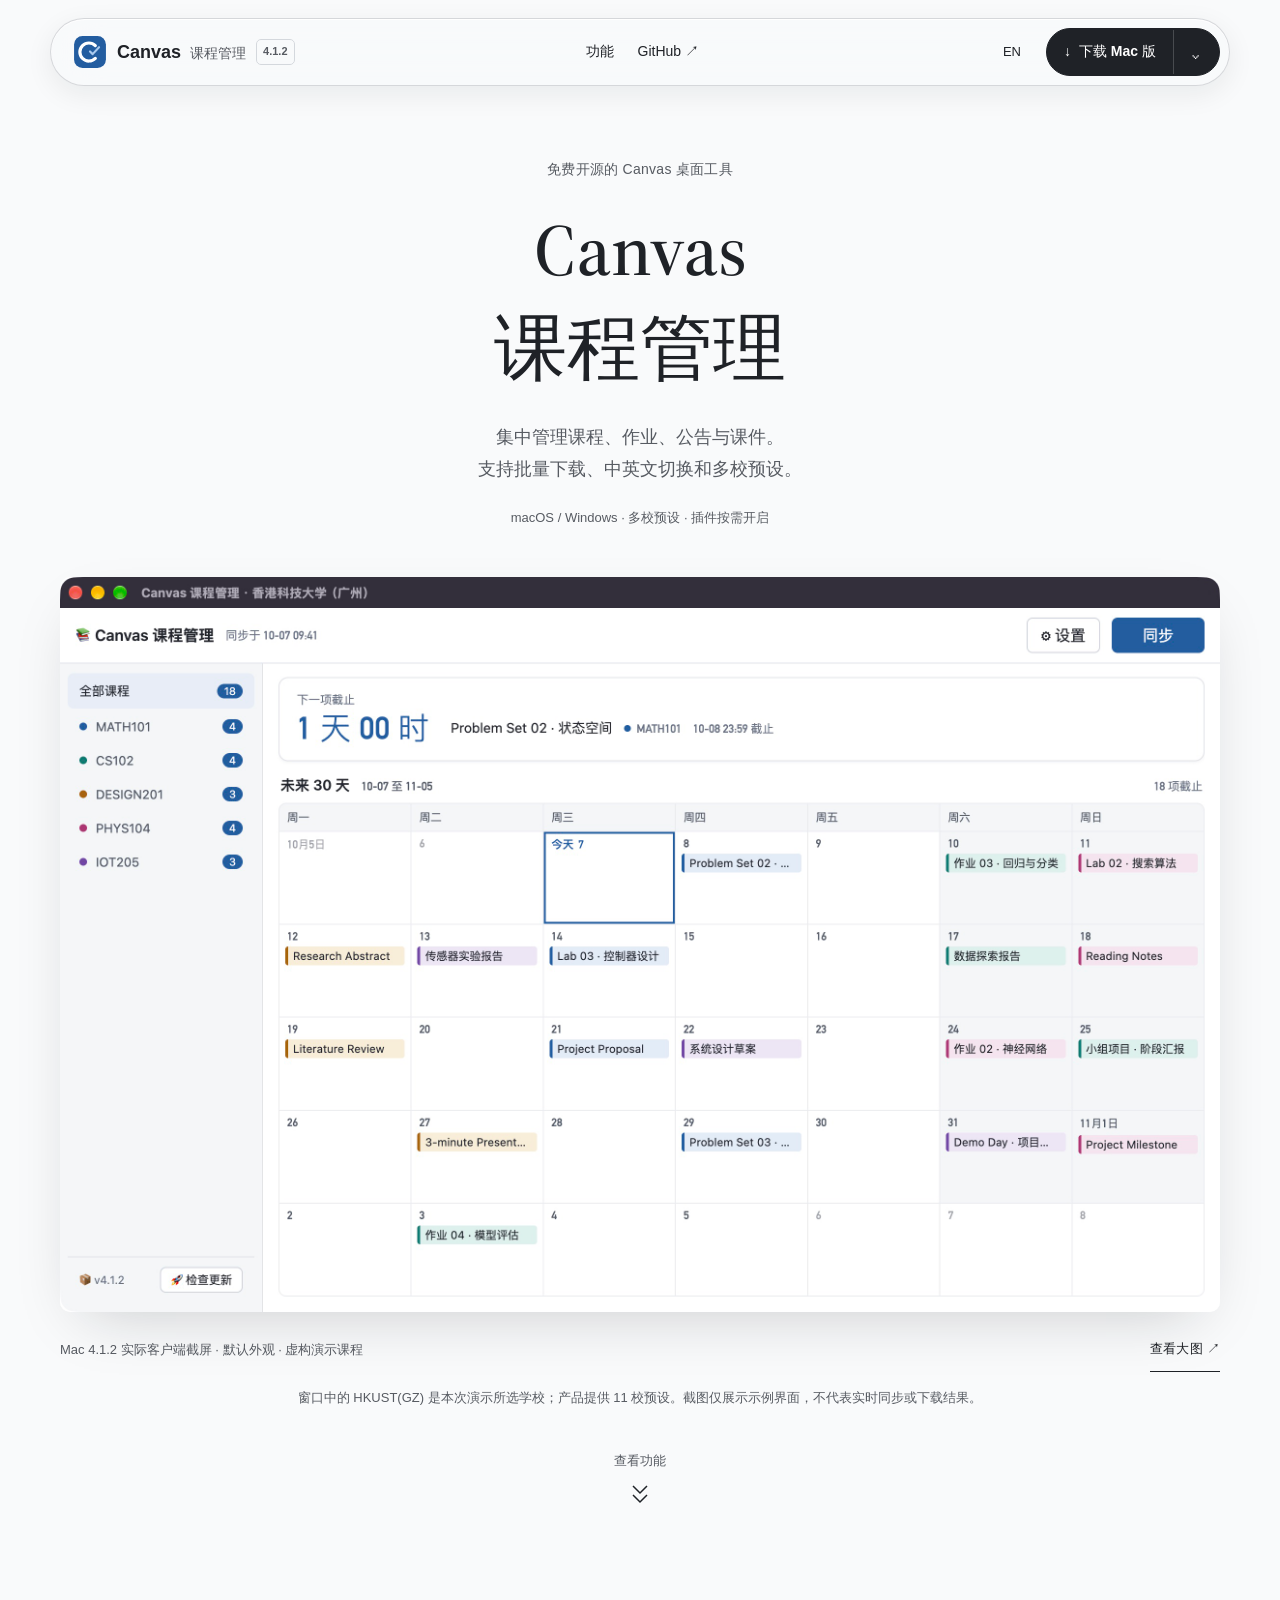
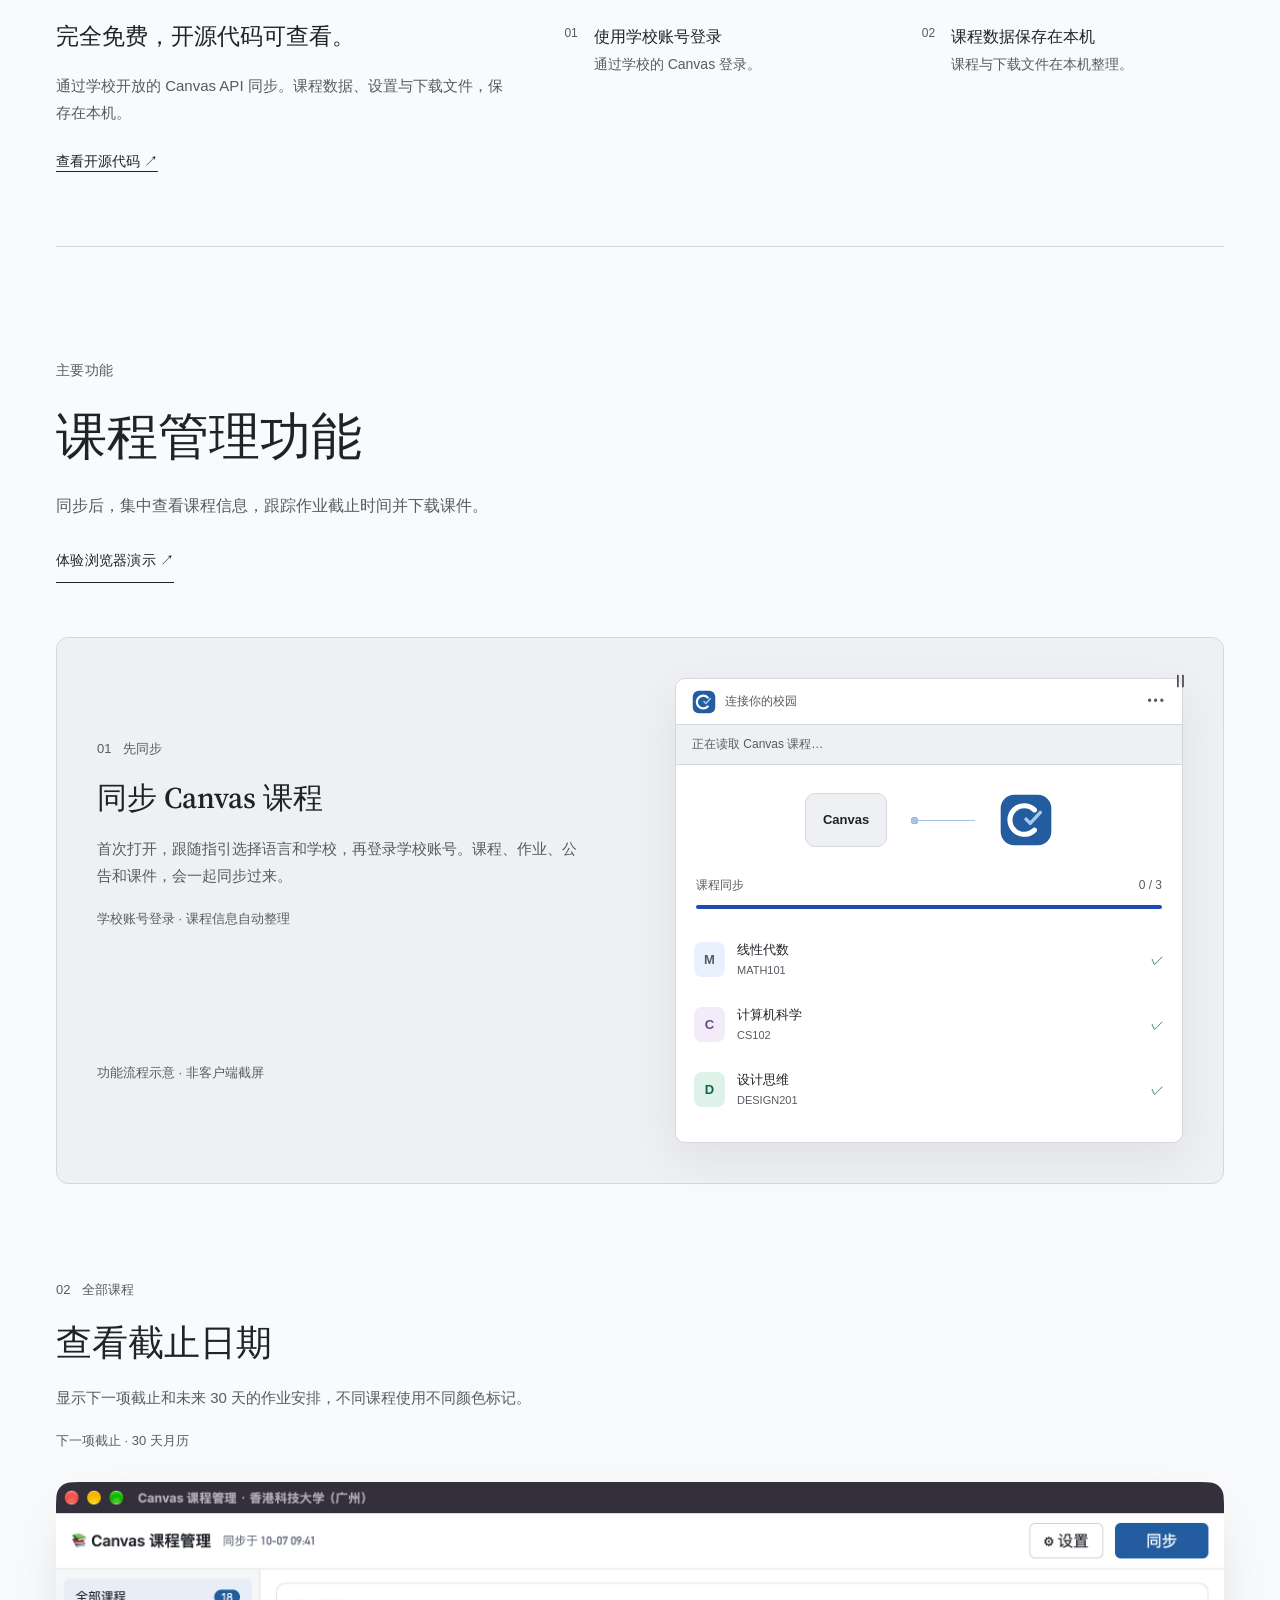
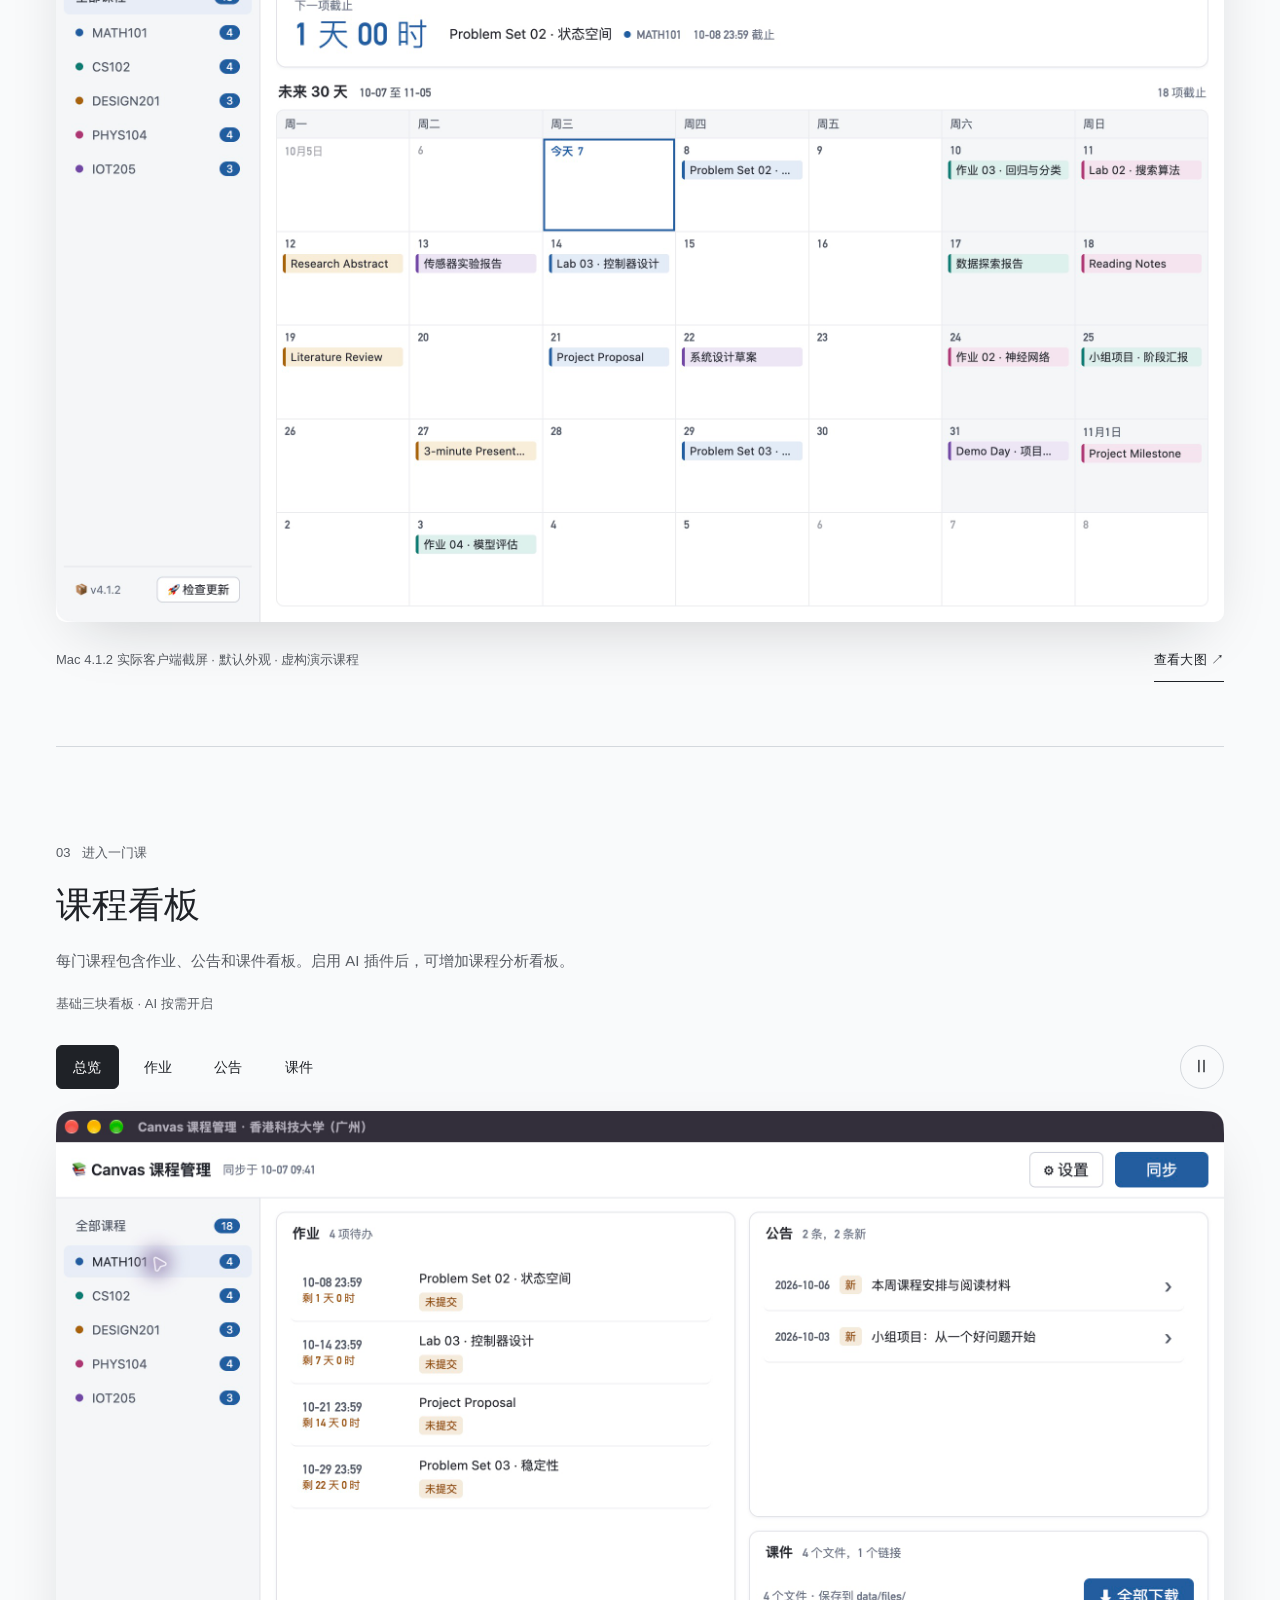
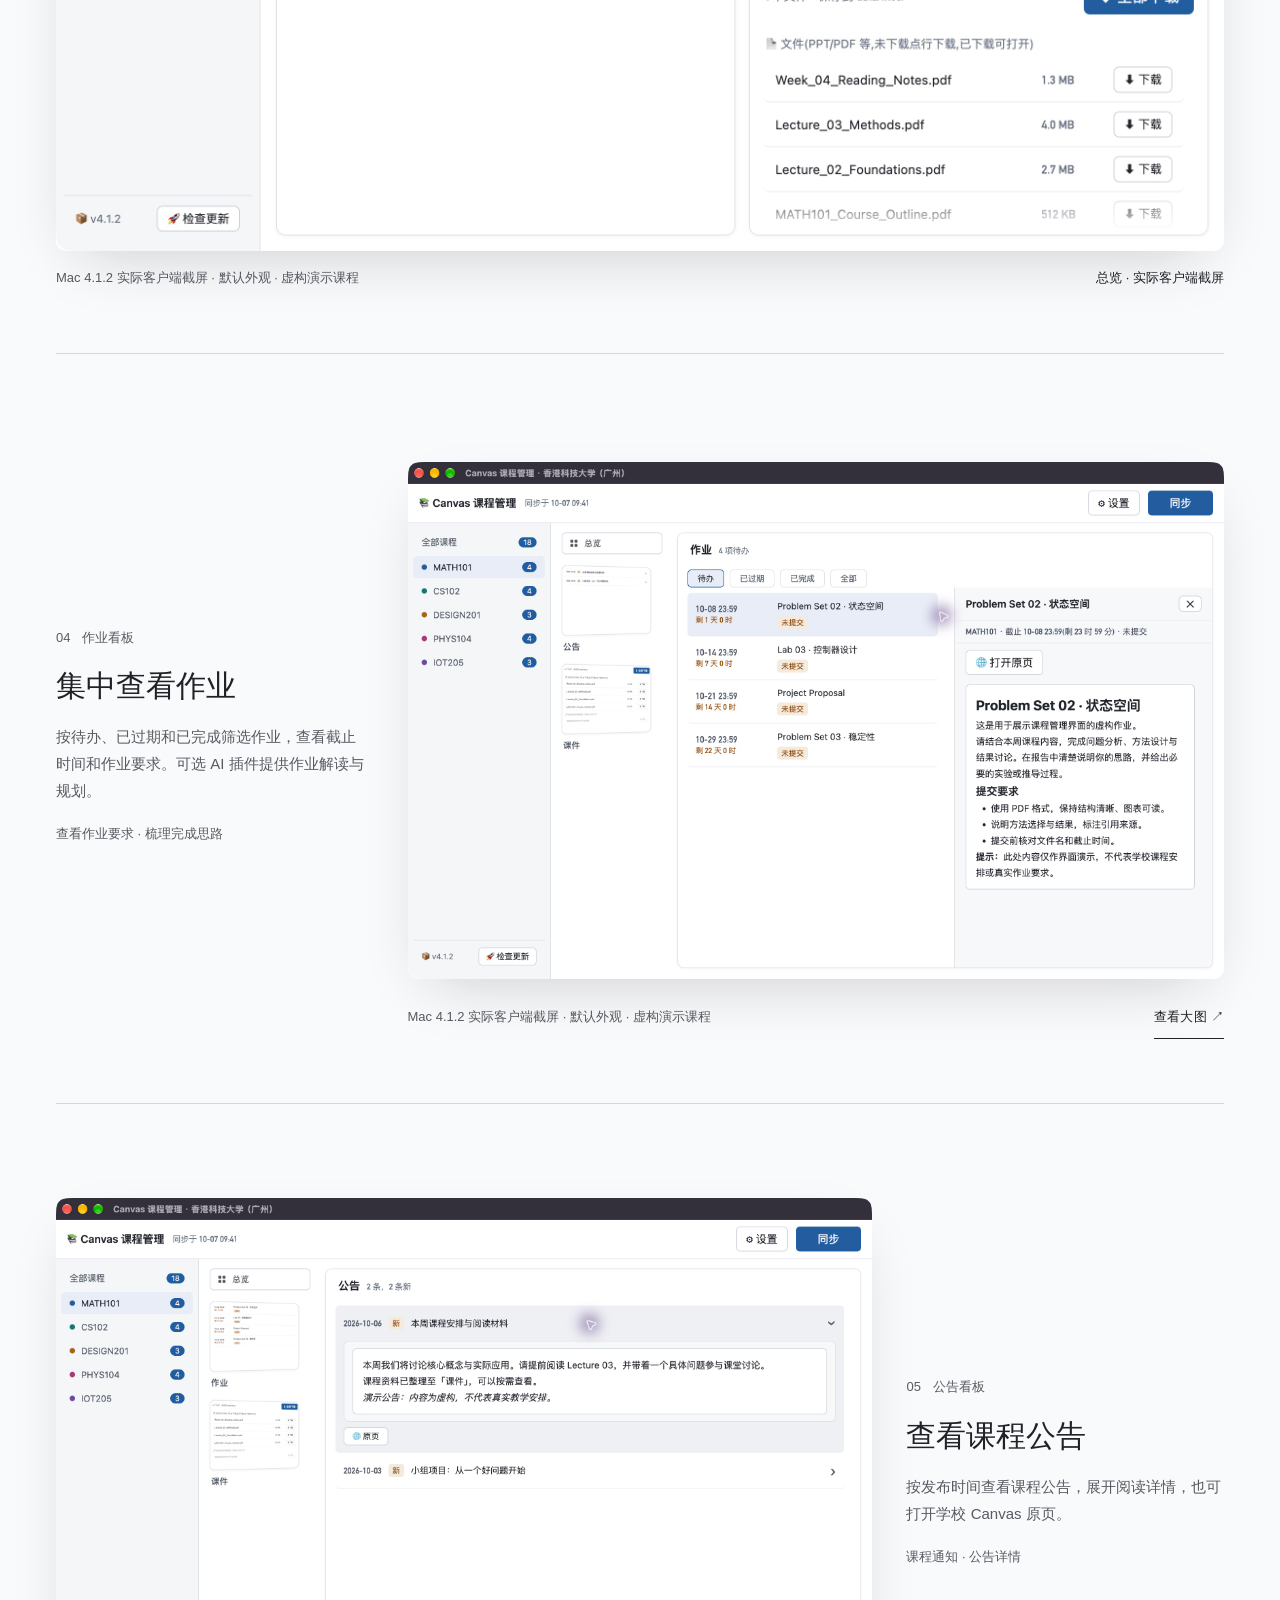
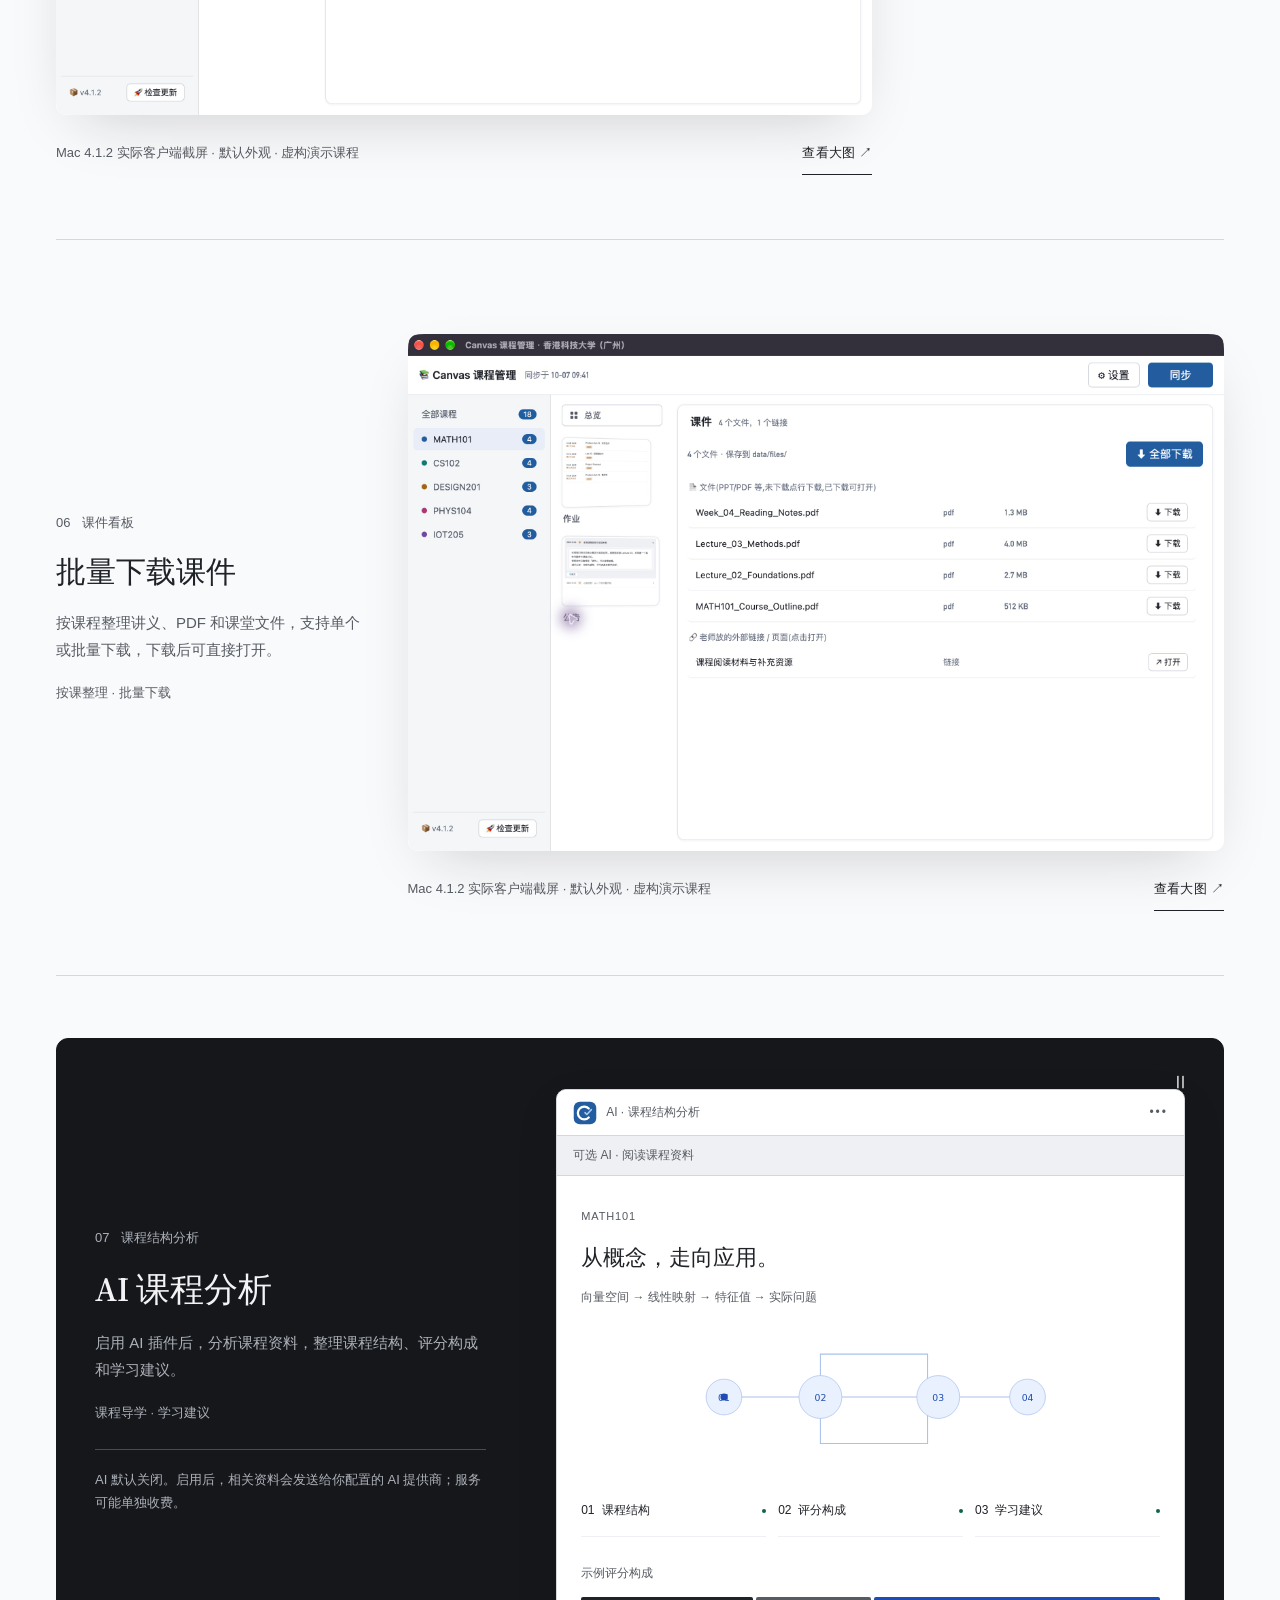
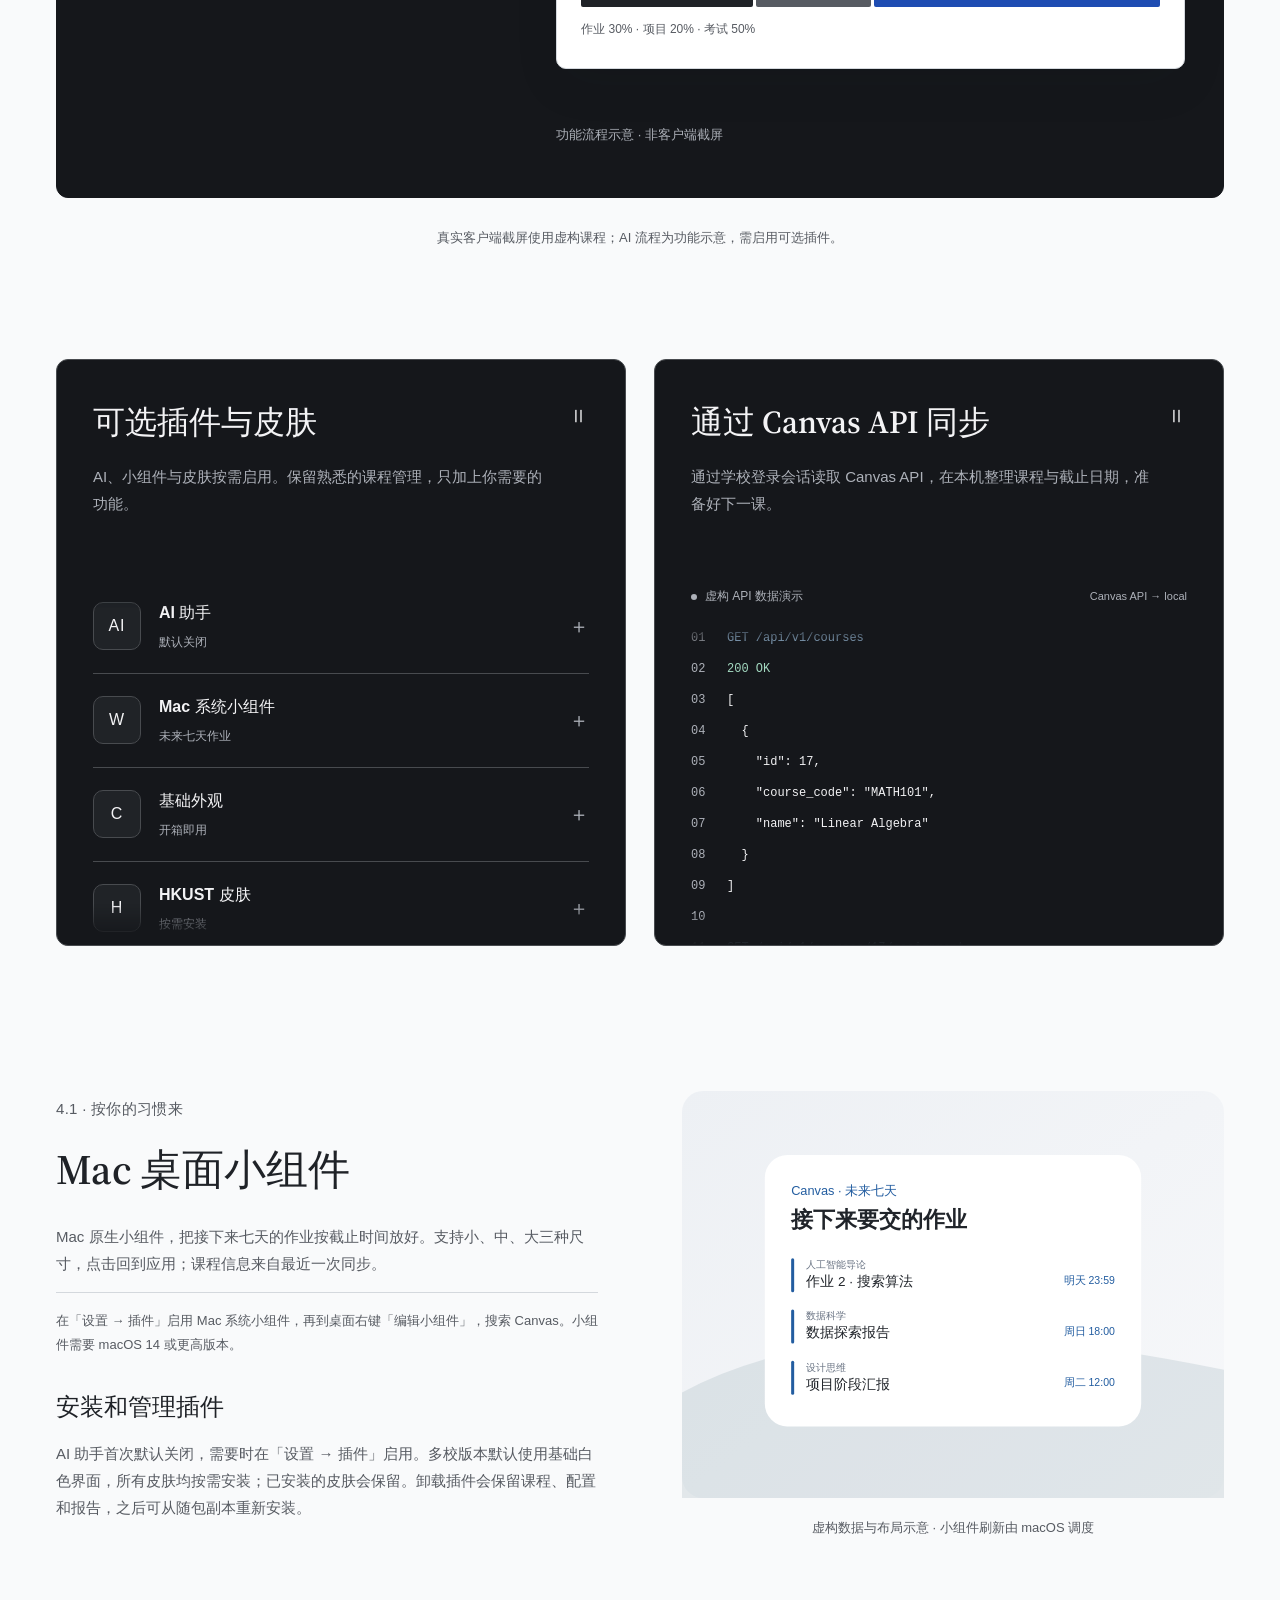
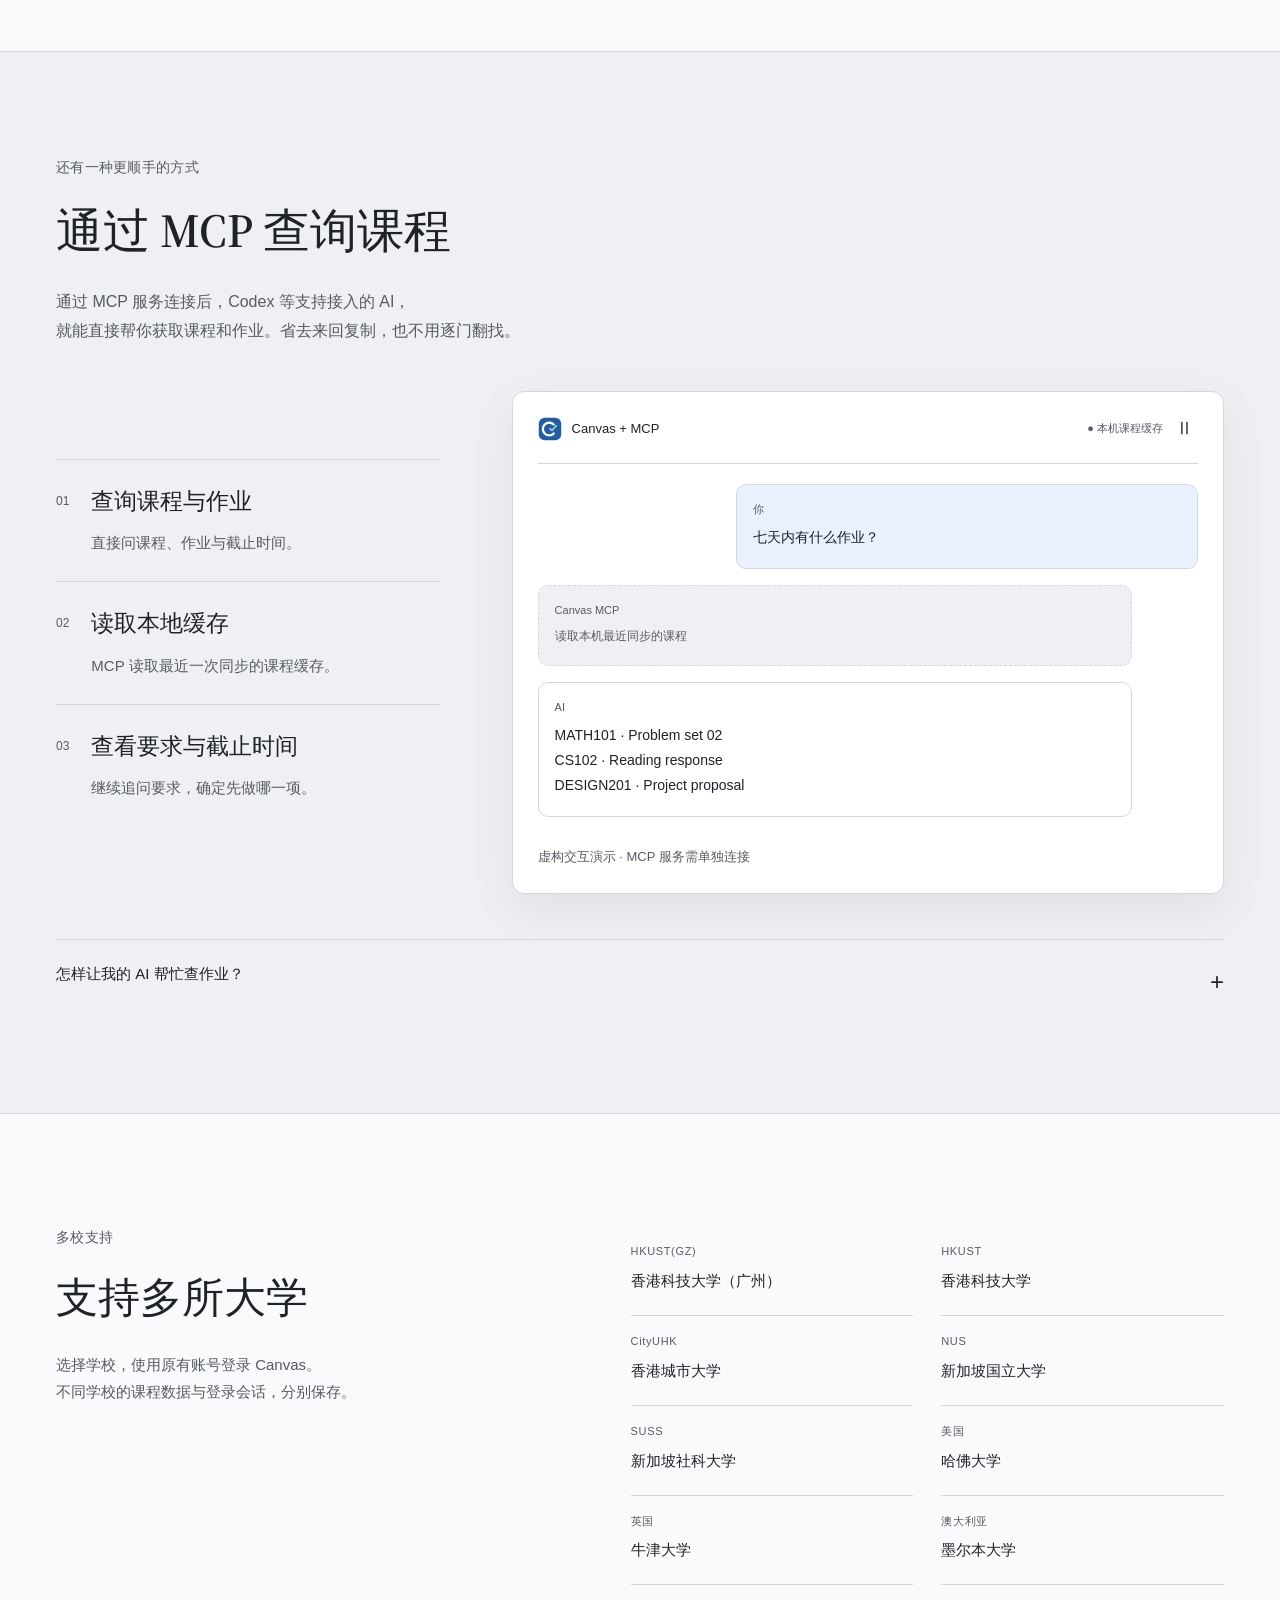
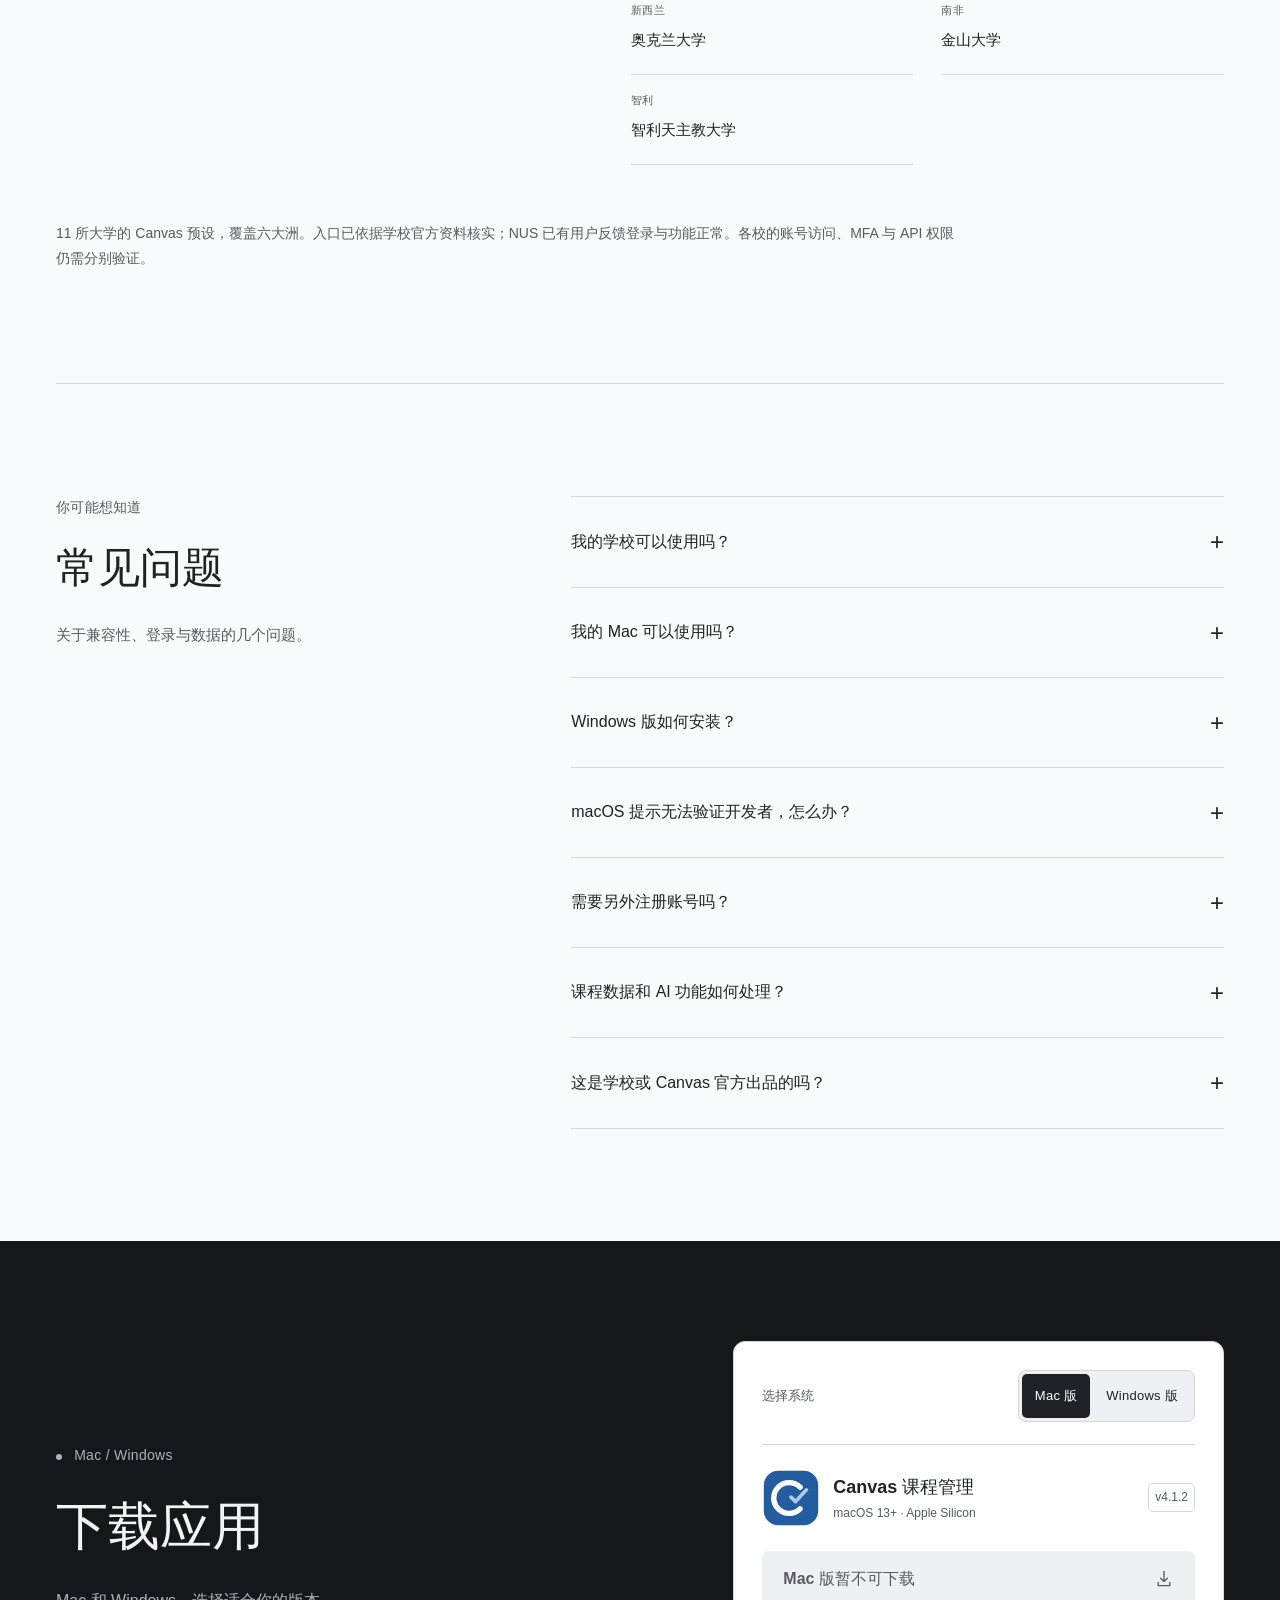
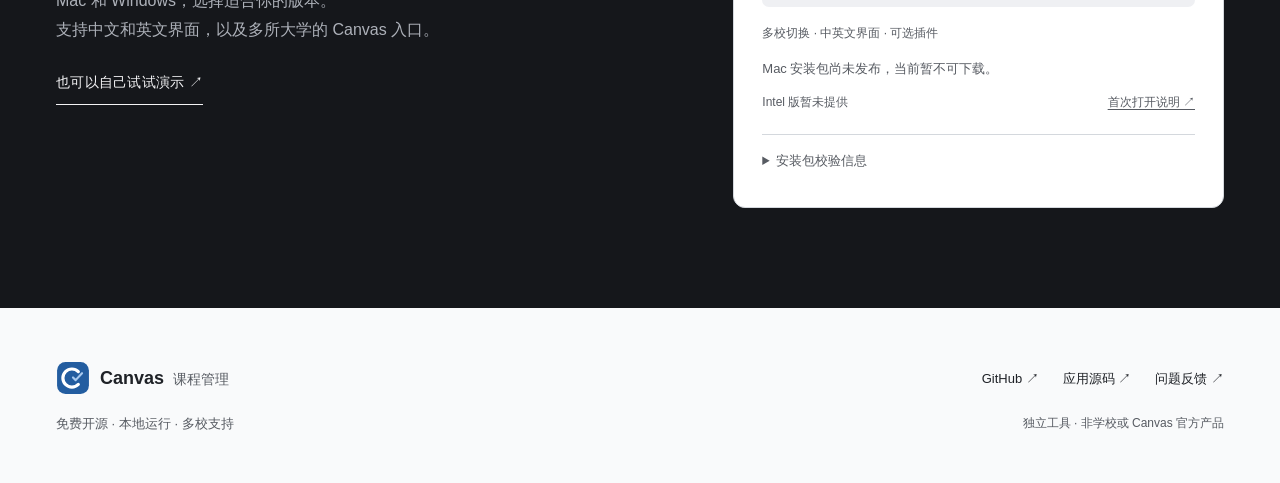
<file: site/index.html>
<!DOCTYPE html>

<html lang="zh-CN">
<head>
<meta charset="utf-8"/>
<meta content="width=device-width, initial-scale=1" name="viewport"/>
<meta content="面向不同大学的 Canvas 课程管理工具。课程、作业、公告与课件集中管理，支持多校预设、独立登录与按需启用的插件。" name="description"/>
<meta content="#ffffff" name="theme-color"/>
<title>Canvas 课程管理 · 作业、公告与课件</title>
<link href="assets/favicon.svg" rel="icon" type="image/svg+xml"/>
<link href="styles.css?v=title-center-20261008" rel="stylesheet"/>
<script defer="" src="locales.js?v=real-ui-20261008"></script>
<script defer="" src="site.js?v=real-ui-20261008"></script>
</head>
<body>
<a class="skip-link" data-od-id="a-skip-link-0" href="#main">跳到主要内容</a>
<header class="site-header" data-od-id="header-site-header-1">
<a aria-label="Canvas 课程管理首页" class="brand" data-od-id="a-brand-2" href="#"><img alt="" class="brand-mark" height="36" src="assets/favicon.svg" width="36"/><span>Canvas <b>课程管理</b></span><span class="dock-version">4.1.2</span></a>
<nav aria-label="主导航" data-od-id="nav-item-3"><a data-od-id="a-item-4" href="#features">功能</a><a data-od-id="a-item-5" href="https://github.com/SixMonthFly/canvas-hkustgz" rel="noopener noreferrer" target="_blank">GitHub ↗</a></nav>
<div class="dock-actions"><a aria-label="Switch to English" class="language-link" data-od-id="a-language-link-6" href="en/" lang="en">EN</a>
<div class="dock-download"><a aria-disabled="true" class="nav-download" data-download="" data-od-id="a-nav-download-7" href="#download"><span aria-hidden="true">↓</span><span data-download-nav="">下载 Mac 版</span></a><button aria-controls="download-menu" aria-expanded="false" aria-label="选择下载系统" data-od-id="download-menu-toggle" id="download-menu-toggle" type="button">⌄</button></div>
</div>
<div class="download-menu" hidden="" id="download-menu"><a data-direct-download="mac" data-od-id="a-item-9" href="#download"><span>macOS</span><small>Apple Silicon · macOS 13+</small></a><a data-direct-download="windows" data-od-id="a-item-10" href="#download"><span>Windows</span><small>x64 · Windows 10/11</small></a></div>
</header>
<main data-od-id="main" id="main">
<section aria-labelledby="hero-title" class="hero" data-od-id="section-hero-12">
<div class="hero-inner wrap">
<div class="hero-copy">
<p class="eyebrow">免费开源的 Canvas 桌面工具</p>
<h1 data-od-id="hero-title" id="hero-title">Canvas<br/><span class="accent-word">课程管理</span></h1>
<p class="hero-description">集中管理课程、作业、公告与课件。<br/>支持批量下载、中英文切换和多校预设。</p>
<p class="hero-footnote">macOS / Windows · 多校预设 · 插件按需开启</p>
</div>
<div class="product-stage"><figure class="product-capture" data-od-id="capture-home-hero"><button aria-label="放大查看未来 30 天月历" class="capture-open" data-image-open="assets/product/home-zh.png" data-image-original="assets/product/home-zh.png" data-image-title="未来 30 天月历" data-od-id="open-home-hero" type="button"><img alt="未来 30 天月历 — Canvas Manager Mac 4.1.2 实际运行界面，课程数据为虚构演示" decoding="async" height="1520" loading="eager" src="assets/product/home-zh.png" width="2400"/></button><figcaption><span>Mac 4.1.2 实际客户端截屏 · 默认外观 · 虚构演示课程</span><button class="capture-link" data-image-open="assets/product/home-zh.png" data-image-original="assets/product/home-zh.png" data-image-title="未来 30 天月历" data-od-id="enlarge-home-hero" type="button">查看大图 ↗</button></figcaption></figure><p class="capture-context">窗口中的 HKUST(GZ) 是本次演示所选学校；产品提供 11 校预设。截图仅展示示例界面，不代表实时同步或下载结果。</p></div>
</div>
<div class="hero-bottom wrap" data-hint-motion=""><a aria-label="继续查看功能" class="continue-link" data-od-id="a-continue-link-14" href="#features"><span>查看功能</span><svg aria-hidden="true" fill="none" viewbox="0 0 24 30"><path d="m5 6 7 7 7-7M5 15l7 7 7-7"></path></svg></a></div>
</section><section aria-label="免费开源与本机存储" class="promise-section wrap" data-od-id="section-promise-section-wrap-15"><div class="project-promise"><strong>完全免费，开源代码可查看。</strong><p>通过学校开放的 Canvas API 同步。课程数据、设置与下载文件，保存在本机。</p><a data-od-id="a-item-16" href="https://gitee.com/xxouyang123/hkustgz_diy_canvas" rel="noopener noreferrer" target="_blank">查看开源代码 ↗</a></div><div class="promise-detail"><span>01</span><p><strong>使用学校账号登录</strong><br/>通过学校的 Canvas 登录。</p></div><div class="promise-detail"><span>02</span><p><strong>课程数据保存在本机</strong><br/>课程与下载文件在本机整理。</p></div></section>
<section aria-labelledby="features-title" class="feature-gallery section wrap" data-od-id="features" id="features"><div class="gallery-intro"><p class="eyebrow dark-eyebrow">主要功能</p><h2 data-od-id="features-title" id="features-title">课程管理功能</h2><p>同步后，集中查看课程信息，跟踪作业截止时间并下载课件。</p><button class="text-button demo-entry" data-od-id="button-text-button-demo-entry-19" data-open-preview="" type="button">体验浏览器演示 ↗</button></div><div class="feature-grid"><article class="feature-tile tile-sync" data-motion-preview="" data-od-id="story-sync" id="story-sync"><div class="feature-copy"><p class="chapter-label"><span class="feature-index">01</span>先同步</p><h3 data-od-id="h3-item-21">同步 Canvas 课程</h3><p>首次打开，跟随指引选择语言和学校，再登录学校账号。课程、作业、公告和课件，会一起同步过来。</p><span class="chapter-note">学校账号登录 · 课程信息自动整理</span></div><button aria-label="暂停动画" aria-pressed="false" class="preview-pause" data-od-id="button-preview-pause-22" type="button">Ⅱ</button><div aria-label="功能流程示意，非客户端截屏" class="live-preview preview-sync" role="img"><div class="mini-bar"><span class="mini-logo"><img alt="" height="24" src="assets/favicon.svg" width="24"/></span><b>连接你的校园</b><span class="mini-dots">•••</span></div><div aria-hidden="true" class="preview-state">功能演示</div><div class="sync-orbit"><span>Canvas</span><i></i><b class="sync-app-icon"><img alt="Canvas Manager" height="54" src="assets/favicon.svg" width="54"/></b></div><div class="sync-line"><span>课程同步</span><span>3 / 3</span></div><div class="sync-meter"><i></i></div><div class="sync-courses"><div class="sync-course" style="--i:0"><span class="course-square color-0">M</span><span><b>线性代数</b><small>MATH101</small></span><span class="sync-check">✓</span></div><div class="sync-course" style="--i:1"><span class="course-square color-1">C</span><span><b>计算机科学</b><small>CS102</small></span><span class="sync-check">✓</span></div><div class="sync-course" style="--i:2"><span class="course-square color-2">D</span><span><b>设计思维</b><small>DESIGN201</small></span><span class="sync-check">✓</span></div></div></div><p class="illustration-note">功能流程示意 · 非客户端截屏</p></article><article class="feature-tile tile-home real-product-row" data-od-id="story-home" id="story-home"><div class="feature-copy"><p class="chapter-label"><span class="feature-index">02</span>全部课程</p><h3 data-od-id="h3-item-24">查看截止日期</h3><p>显示下一项截止和未来 30 天的作业安排，不同课程使用不同颜色标记。</p><span class="chapter-note">下一项截止 · 30 天月历</span></div><figure class="product-capture" data-od-id="capture-home"><button aria-label="放大查看未来 30 天月历" class="capture-open" data-image-open="assets/product/home-zh.png" data-image-original="assets/product/home-zh.png" data-image-title="未来 30 天月历" data-od-id="open-home" type="button"><img alt="未来 30 天月历 — Canvas Manager Mac 4.1.2 实际运行界面，课程数据为虚构演示" decoding="async" height="1520" loading="lazy" src="assets/product/home-zh.png" width="2400"/></button><figcaption><span>Mac 4.1.2 实际客户端截屏 · 默认外观 · 虚构演示课程</span><button class="capture-link" data-image-open="assets/product/home-zh.png" data-image-original="assets/product/home-zh.png" data-image-title="未来 30 天月历" data-od-id="enlarge-home" type="button">查看大图 ↗</button></figcaption></figure></article><article class="feature-tile tile-overview real-product-row capture-tour" data-capture-tour="" data-motion-preview="" data-od-id="story-overview" id="story-overview"><div class="feature-copy"><p class="chapter-label"><span class="feature-index">03</span>进入一门课</p><h3 data-od-id="h3-item-27">课程看板</h3><p>每门课程包含作业、公告和课件看板。启用 AI 插件后，可增加课程分析看板。</p><span class="chapter-note">基础三块看板 · AI 按需开启</span></div><div class="capture-tour-controls" data-od-id="capture-tour-controls"><div aria-label="选择实际界面" class="capture-tabs" role="group"><button aria-pressed="true" data-capture-select="overview" data-od-id="tour-overview" type="button">总览</button><button aria-pressed="false" data-capture-select="assignments" data-od-id="tour-assignments" type="button">作业</button><button aria-pressed="false" data-capture-select="announcements" data-od-id="tour-announcements" type="button">公告</button><button aria-pressed="false" data-capture-select="files" data-od-id="tour-files" type="button">课件</button></div><button aria-label="暂停截图演示" aria-pressed="false" class="preview-pause" data-od-id="pause-capture-tour" type="button">Ⅱ</button></div><figure class="product-capture tour-figure" data-od-id="capture-overview"><button aria-hidden="false" aria-label="放大查看课程三板总览" class="capture-open tour-frame" data-image-open="assets/product/overview-zh.png" data-image-original="assets/product/overview-zh.png" data-image-title="课程三板总览" data-od-id="open-overview" data-shot="overview" type="button"><img alt="课程三板总览 — Canvas Manager Mac 4.1.2 实际运行界面，课程数据为虚构演示" decoding="async" height="1520" loading="lazy" src="assets/product/overview-zh.png" width="2400"/></button><button aria-hidden="true" aria-label="放大查看课件列表" class="capture-open tour-frame" data-image-open="assets/product/files-zh.png" data-image-original="assets/product/files-zh.png" data-image-title="课件列表" data-od-id="open-files" data-shot="files" hidden="" type="button"><img alt="课件列表 — Canvas Manager Mac 4.1.2 实际运行界面，课程数据为虚构演示" decoding="async" height="1520" loading="eager" src="assets/product/files-zh.png" width="2400"/></button><button aria-hidden="true" aria-label="放大查看展开的课程公告" class="capture-open tour-frame" data-image-open="assets/product/announcements-zh.png" data-image-original="assets/product/announcements-zh.png" data-image-title="展开的课程公告" data-od-id="open-announcements" data-shot="announcements" hidden="" type="button"><img alt="展开的课程公告 — Canvas Manager Mac 4.1.2 实际运行界面，课程数据为虚构演示" decoding="async" height="1520" loading="eager" src="assets/product/announcements-zh.png" width="2400"/></button><button aria-hidden="true" aria-label="放大查看作业列表与详情" class="capture-open tour-frame" data-image-open="assets/product/assignments-zh.png" data-image-original="assets/product/assignments-zh.png" data-image-title="作业列表与详情" data-od-id="open-assignments" data-shot="assignments" hidden="" type="button"><img alt="作业列表与详情 — Canvas Manager Mac 4.1.2 实际运行界面，课程数据为虚构演示" decoding="async" height="1520" loading="eager" src="assets/product/assignments-zh.png" width="2400"/></button><figcaption><span>Mac 4.1.2 实际客户端截屏 · 默认外观 · 虚构演示课程</span><span class="tour-status">总览 · 实际客户端截屏</span></figcaption></figure></article><article class="feature-tile tile-assignments real-product-row" data-od-id="story-assignments" id="story-assignments"><div class="feature-copy"><p class="chapter-label"><span class="feature-index">04</span>作业看板</p><h3 data-od-id="h3-item-30">集中查看作业</h3><p>按待办、已过期和已完成筛选作业，查看截止时间和作业要求。可选 AI 插件提供作业解读与规划。</p><span class="chapter-note">查看作业要求 · 梳理完成思路</span></div><figure class="product-capture" data-od-id="capture-assignments"><button aria-label="放大查看作业列表与详情" class="capture-open" data-image-open="assets/product/assignments-zh.png" data-image-original="assets/product/assignments-zh.png" data-image-title="作业列表与详情" data-od-id="open-assignments" type="button"><img alt="作业列表与详情 — Canvas Manager Mac 4.1.2 实际运行界面，课程数据为虚构演示" decoding="async" height="1520" loading="lazy" src="assets/product/assignments-zh.png" width="2400"/></button><figcaption><span>Mac 4.1.2 实际客户端截屏 · 默认外观 · 虚构演示课程</span><button class="capture-link" data-image-open="assets/product/assignments-zh.png" data-image-original="assets/product/assignments-zh.png" data-image-title="作业列表与详情" data-od-id="enlarge-assignments" type="button">查看大图 ↗</button></figcaption></figure></article><article class="feature-tile tile-announcements real-product-row" data-od-id="story-announcements" id="story-announcements"><div class="feature-copy"><p class="chapter-label"><span class="feature-index">05</span>公告看板</p><h3 data-od-id="h3-item-33">查看课程公告</h3><p>按发布时间查看课程公告，展开阅读详情，也可打开学校 Canvas 原页。</p><span class="chapter-note">课程通知 · 公告详情</span></div><figure class="product-capture" data-od-id="capture-announcements"><button aria-label="放大查看展开的课程公告" class="capture-open" data-image-open="assets/product/announcements-zh.png" data-image-original="assets/product/announcements-zh.png" data-image-title="展开的课程公告" data-od-id="open-announcements" type="button"><img alt="展开的课程公告 — Canvas Manager Mac 4.1.2 实际运行界面，课程数据为虚构演示" decoding="async" height="1520" loading="lazy" src="assets/product/announcements-zh.png" width="2400"/></button><figcaption><span>Mac 4.1.2 实际客户端截屏 · 默认外观 · 虚构演示课程</span><button class="capture-link" data-image-open="assets/product/announcements-zh.png" data-image-original="assets/product/announcements-zh.png" data-image-title="展开的课程公告" data-od-id="enlarge-announcements" type="button">查看大图 ↗</button></figcaption></figure></article><article class="feature-tile tile-files real-product-row" data-od-id="story-files" id="story-files"><div class="feature-copy"><p class="chapter-label"><span class="feature-index">06</span>课件看板</p><h3 data-od-id="h3-item-36">批量下载课件</h3><p>按课程整理讲义、PDF 和课堂文件，支持单个或批量下载，下载后可直接打开。</p><span class="chapter-note">按课整理 · 批量下载</span></div><figure class="product-capture" data-od-id="capture-files"><button aria-label="放大查看课件列表" class="capture-open" data-image-open="assets/product/files-zh.png" data-image-original="assets/product/files-zh.png" data-image-title="课件列表" data-od-id="open-files" type="button"><img alt="课件列表 — Canvas Manager Mac 4.1.2 实际运行界面，课程数据为虚构演示" decoding="async" height="1520" loading="lazy" src="assets/product/files-zh.png" width="2400"/></button><figcaption><span>Mac 4.1.2 实际客户端截屏 · 默认外观 · 虚构演示课程</span><button class="capture-link" data-image-open="assets/product/files-zh.png" data-image-original="assets/product/files-zh.png" data-image-title="课件列表" data-od-id="enlarge-files" type="button">查看大图 ↗</button></figcaption></figure></article><article class="feature-tile tile-analysis" data-motion-preview="" data-od-id="story-analysis" id="story-analysis"><div class="feature-copy"><p class="chapter-label"><span class="feature-index">07</span>课程结构分析</p><h3 data-od-id="h3-item-39">AI 课程分析</h3><p>启用 AI 插件后，分析课程资料，整理课程结构、评分构成和学习建议。</p><span class="chapter-note">课程导学 · 学习建议</span><p class="ai-data-note">AI 默认关闭。启用后，相关资料会发送给你配置的 AI 提供商；服务可能单独收费。</p></div><button aria-label="暂停动画" aria-pressed="false" class="preview-pause" data-od-id="button-preview-pause-40" type="button">Ⅱ</button><div aria-label="功能流程示意，非客户端截屏" class="live-preview preview-analysis" role="img"><div class="mini-bar"><span class="mini-logo"><img alt="" height="24" src="assets/favicon.svg" width="24"/></span><b>AI · 课程结构分析</b><span class="mini-dots">•••</span></div><div aria-hidden="true" class="preview-state">功能演示</div><div class="analysis-report"><div><span class="report-label">MATH101</span><h4>从概念，走向应用。</h4><p class="report-type">向量空间 → 线性映射 → 特征值 → 实际问题</p><svg aria-hidden="true" class="learning-graph" fill="none" viewbox="0 0 540 210"><path class="graph-link" d="M65 105H170M230 105H335M395 105H490M200 85V45H350V85M200 125V170H350V125"></path><g class="graph-node"><circle cx="65" cy="105" r="25"></circle><circle cx="200" cy="105" r="30"></circle><circle cx="365" cy="105" r="30"></circle><circle cx="490" cy="105" r="25"></circle></g><g fill="var(--blue-ink)" font-family="system-ui" font-size="13" text-anchor="middle"><text x="65" y="110">01</text><text x="200" y="110">02</text><text x="365" y="110">03</text><text x="490" y="110">04</text></g><circle class="graph-packet" cx="65" cy="105" r="5"></circle></svg></div><div class="report-outline"><p style="--i:0"><span>01</span><b>课程结构</b><i></i></p><p style="--i:1"><span>02</span><b>评分构成</b><i></i></p><p style="--i:2"><span>03</span><b>学习建议</b><i></i></p><div class="grade-demo"><span>示例评分构成</span><div aria-hidden="true" class="grade-bar"><i style="--share:30%"></i><i style="--share:20%"></i><i style="--share:50%"></i></div><p>作业 30% · 项目 20% · 考试 50%</p></div></div></div></div><p class="illustration-note">功能流程示意 · 非客户端截屏</p></article></div><p class="gallery-note">真实客户端截屏使用虚构课程；AI 流程为功能示意，需启用可选插件。</p></section>
<section aria-label="动态功能演示" class="motion-cards wrap" data-od-id="feature-previews" id="feature-previews">
<article class="motion-card" data-od-id="article-motion-card-42"><div class="motion-card-heading"><h2 data-od-id="h2-item-43">可选插件与皮肤</h2><p>AI、小组件与皮肤按需启用。保留熟悉的课程管理，只加上你需要的功能。</p><button aria-label="暂停动画" aria-pressed="false" class="preview-pause" data-od-id="button-preview-pause-44" type="button">Ⅱ</button></div><div class="card-scroll-viewport"><div class="card-scroll-track"><div class="card-scroll-set"><div class="plugin-preview-row"><span class="plugin-preview-icon">AI</span><div><strong>AI 助手</strong><small>默认关闭</small></div><span class="plugin-preview-mark">＋</span></div><div class="plugin-preview-row"><span class="plugin-preview-icon">W</span><div><strong>Mac 系统小组件</strong><small>未来七天作业</small></div><span class="plugin-preview-mark">＋</span></div><div class="plugin-preview-row"><span class="plugin-preview-icon">C</span><div><strong>基础外观</strong><small>开箱即用</small></div><span class="plugin-preview-mark">＋</span></div><div class="plugin-preview-row"><span class="plugin-preview-icon">H</span><div><strong>HKUST 皮肤</strong><small>按需安装</small></div><span class="plugin-preview-mark">＋</span></div><div class="plugin-preview-row"><span class="plugin-preview-icon">A</span><div><strong>Claude 皮肤</strong><small>按需安装</small></div><span class="plugin-preview-mark">＋</span></div><div class="plugin-preview-row"><span class="plugin-preview-icon">G</span><div><strong>ChatGPT 皮肤</strong><small>按需安装</small></div><span class="plugin-preview-mark">＋</span></div></div><div aria-hidden="true" class="card-scroll-set"><div class="plugin-preview-row"><span class="plugin-preview-icon">AI</span><div><strong>AI 助手</strong><small>默认关闭</small></div><span class="plugin-preview-mark">＋</span></div><div class="plugin-preview-row"><span class="plugin-preview-icon">W</span><div><strong>Mac 系统小组件</strong><small>未来七天作业</small></div><span class="plugin-preview-mark">＋</span></div><div class="plugin-preview-row"><span class="plugin-preview-icon">C</span><div><strong>基础外观</strong><small>开箱即用</small></div><span class="plugin-preview-mark">＋</span></div><div class="plugin-preview-row"><span class="plugin-preview-icon">H</span><div><strong>HKUST 皮肤</strong><small>按需安装</small></div><span class="plugin-preview-mark">＋</span></div><div class="plugin-preview-row"><span class="plugin-preview-icon">A</span><div><strong>Claude 皮肤</strong><small>按需安装</small></div><span class="plugin-preview-mark">＋</span></div><div class="plugin-preview-row"><span class="plugin-preview-icon">G</span><div><strong>ChatGPT 皮肤</strong><small>按需安装</small></div><span class="plugin-preview-mark">＋</span></div></div></div></div></article>
<article class="motion-card code-motion-card" data-od-id="article-motion-card-code-motion-card-45"><div class="motion-card-heading"><h2 data-od-id="h2-item-46">通过 Canvas API 同步</h2><p>通过学校登录会话读取 Canvas API，在本机整理课程与截止日期，准备好下一课。</p><button aria-label="暂停动画" aria-pressed="false" class="preview-pause" data-od-id="button-preview-pause-47" type="button">Ⅱ</button></div><div class="code-preview-title"><span class="code-status-dot"></span>虚构 API 数据演示<span>Canvas API → local</span></div><div class="card-scroll-viewport"><div class="card-scroll-track"><div class="card-scroll-set"><div class="code-preview-line"><span>01</span><code>GET /api/v1/courses</code></div><div class="code-preview-line"><span>02</span><code>200 OK</code></div><div class="code-preview-line"><span>03</span><code>[</code></div><div class="code-preview-line"><span>04</span><code>  {</code></div><div class="code-preview-line"><span>05</span><code>    "id": 17,</code></div><div class="code-preview-line"><span>06</span><code>    "course_code": "MATH101",</code></div><div class="code-preview-line"><span>07</span><code>    "name": "Linear Algebra"</code></div><div class="code-preview-line"><span>08</span><code>  }</code></div><div class="code-preview-line"><span>09</span><code>]</code></div><div class="code-preview-line"><span>10</span><code></code></div><div class="code-preview-line"><span>11</span><code>GET /api/v1/courses/17/assignments</code></div><div class="code-preview-line"><span>12</span><code>200 OK</code></div><div class="code-preview-line"><span>13</span><code>[</code></div><div class="code-preview-line"><span>14</span><code>  {</code></div><div class="code-preview-line"><span>15</span><code>    "name": "Problem Set 02",</code></div><div class="code-preview-line"><span>16</span><code>    "due_at": "2026-10-14T15:59:00Z"</code></div><div class="code-preview-line"><span>17</span><code>  }</code></div><div class="code-preview-line"><span>18</span><code>]</code></div><div class="code-preview-line"><span>19</span><code></code></div><div class="code-preview-line"><span>20</span><code>→ courses.json</code></div><div class="code-preview-line"><span>21</span><code>→ assignments_17.json</code></div><div class="code-preview-line"><span>22</span><code>→ Your local course calendar</code></div></div><div aria-hidden="true" class="card-scroll-set"><div class="code-preview-line"><span>01</span><code>GET /api/v1/courses</code></div><div class="code-preview-line"><span>02</span><code>200 OK</code></div><div class="code-preview-line"><span>03</span><code>[</code></div><div class="code-preview-line"><span>04</span><code>  {</code></div><div class="code-preview-line"><span>05</span><code>    "id": 17,</code></div><div class="code-preview-line"><span>06</span><code>    "course_code": "MATH101",</code></div><div class="code-preview-line"><span>07</span><code>    "name": "Linear Algebra"</code></div><div class="code-preview-line"><span>08</span><code>  }</code></div><div class="code-preview-line"><span>09</span><code>]</code></div><div class="code-preview-line"><span>10</span><code></code></div><div class="code-preview-line"><span>11</span><code>GET /api/v1/courses/17/assignments</code></div><div class="code-preview-line"><span>12</span><code>200 OK</code></div><div class="code-preview-line"><span>13</span><code>[</code></div><div class="code-preview-line"><span>14</span><code>  {</code></div><div class="code-preview-line"><span>15</span><code>    "name": "Problem Set 02",</code></div><div class="code-preview-line"><span>16</span><code>    "due_at": "2026-10-14T15:59:00Z"</code></div><div class="code-preview-line"><span>17</span><code>  }</code></div><div class="code-preview-line"><span>18</span><code>]</code></div><div class="code-preview-line"><span>19</span><code></code></div><div class="code-preview-line"><span>20</span><code>→ courses.json</code></div><div class="code-preview-line"><span>21</span><code>→ assignments_17.json</code></div><div class="code-preview-line"><span>22</span><code>→ Your local course calendar</code></div></div></div></div></article>
</section>
<section aria-labelledby="widget-title" class="widget-section section wrap" data-od-id="widgets" id="widgets">
<div><p class="eyebrow dark-eyebrow">4.1 · 按你的习惯来</p><h2 data-od-id="widget-title" id="widget-title">Mac 桌面小组件</h2><p>Mac 原生小组件，把接下来七天的作业按截止时间放好。支持小、中、大三种尺寸，点击回到应用；课程信息来自最近一次同步。</p><p class="widget-guide">在「设置 → 插件」启用 Mac 系统小组件，再到桌面右键「编辑小组件」，搜索 Canvas。小组件需要 macOS 14 或更高版本。</p><h3 data-od-id="h3-item-50">安装和管理插件</h3><p>AI 助手首次默认关闭，需要时在「设置 → 插件」启用。多校版本默认使用基础白色界面，所有皮肤均按需安装；已安装的皮肤会保留。卸载插件会保留课程、配置和报告，之后可从随包副本重新安装。</p></div>
<figure><img alt="Mac 桌面小组件示意，展示未来七天的三项虚构作业及截止时间。" height="540" src="assets/widget-preview.svg" width="720"/><figcaption>虚构数据与布局示意 · 小组件刷新由 macOS 调度</figcaption></figure>
</section>
<section aria-labelledby="ai-title" class="ai-story" data-od-id="ai" id="ai">
<div class="ai-intro wrap"><p class="eyebrow dark-eyebrow">还有一种更顺手的方式</p><h2 data-od-id="ai-title" id="ai-title">通过 MCP 查询课程</h2><p>通过 MCP 服务连接后，Codex 等支持接入的 AI，<br/>就能直接帮你获取课程和作业。省去来回复制，也不用逐门翻找。</p></div>
<div class="mcp-showcase wrap" data-motion-preview=""><div class="mcp-steps"><article data-od-id="article-item-53"><span>01</span><div><h3 data-od-id="h3-item-54">查询课程与作业</h3><p>直接问课程、作业与截止时间。</p></div></article><article data-od-id="article-item-55"><span>02</span><div><h3 data-od-id="h3-item-56">读取本地缓存</h3><p>MCP 读取最近一次同步的课程缓存。</p></div></article><article data-od-id="article-item-57"><span>03</span><div><h3 data-od-id="h3-item-58">查看要求与截止时间</h3><p>继续追问要求，确定先做哪一项。</p></div></article></div><div class="mcp-conversation"><button aria-label="暂停动画" aria-pressed="false" class="preview-pause" data-od-id="button-preview-pause-59" type="button">Ⅱ</button><div class="conversation-title"><span class="mini-logo"><img alt="" height="24" src="assets/favicon.svg" width="24"/></span>Canvas + MCP <span class="conversation-status">● 本机课程缓存</span></div><div class="live-preview conversation-preview"><div class="conversation-line conversation-0" style="--i:0"><span>你</span><p>七天内有什么作业？</p></div><div class="conversation-line conversation-1" style="--i:1"><span>Canvas MCP</span><p>读取本机最近同步的课程</p></div><div class="conversation-line conversation-2" style="--i:2"><span>AI</span><p>MATH101 · Problem set 02<br/>CS102 · Reading response<br/>DESIGN201 · Project proposal</p></div></div><p class="conversation-note">虚构交互演示 · MCP 服务需单独连接</p></div></div>
<div class="ai-setup wrap"><details><summary data-od-id="summary-item-60">怎样让我的 AI 帮忙查作业？<span aria-hidden="true">+</span></summary><div class="answer"><p>先安装 Canvas 课程管理，登录并同步课程。按连接说明完成一次 MCP 服务配置，再把它连接到支持接入的 AI，就可以直接在聊天里查询。</p><p>Codex 已完成连接测试。其他 AI 能否接入，取决于它是否支持自定义 MCP 服务。查询已同步的信息时，读取的是本机课程缓存；需要重新同步时，保持桌面应用运行。</p><a data-od-id="a-item-61" href="https://gitee.com/xxouyang123/hkustgz_diy_canvas/blob/master/mcp-server/README.md" rel="noopener noreferrer" target="_blank">查看连接说明 ↗</a></div></details></div>
</section><section aria-labelledby="schools-title" class="schools-section section wrap" data-od-id="schools" id="schools">
<div class="schools-heading"><p class="eyebrow dark-eyebrow">多校支持</p><h2 data-od-id="schools-title" id="schools-title">支持多所大学</h2><p>选择学校，使用原有账号登录 Canvas。<br/>不同学校的课程数据与登录会话，分别保存。</p></div>
<ul class="school-list"><li><span>HKUST(GZ)</span><a data-od-id="a-item-64" href="https://hkust-gz.instructure.com/" rel="noopener noreferrer" target="_blank">香港科技大学（广州）</a></li><li><span>HKUST</span><a data-od-id="a-item-65" href="https://canvas.ust.hk/" rel="noopener noreferrer" target="_blank">香港科技大学</a></li><li><span>CityUHK</span><a data-od-id="a-item-66" href="https://canvas.cityu.edu.hk/" rel="noopener noreferrer" target="_blank">香港城市大学</a></li><li><span>NUS</span><a data-od-id="a-item-67" href="https://canvas.nus.edu.sg/" rel="noopener noreferrer" target="_blank">新加坡国立大学</a></li><li><span>SUSS</span><a data-od-id="a-item-68" href="https://canvas.suss.edu.sg/" rel="noopener noreferrer" target="_blank">新加坡社科大学</a></li><li><span>美国</span><a data-od-id="a-item-69" href="https://atg.fas.harvard.edu/canvas-behind-scenes" rel="noopener noreferrer" target="_blank">哈佛大学</a></li><li><span>英国</span><a data-od-id="a-item-70" href="https://login.canvas.ox.ac.uk/" rel="noopener noreferrer" target="_blank">牛津大学</a></li><li><span>澳大利亚</span><a data-od-id="a-item-71" href="https://study.unimelb.edu.au/study-with-us/online-courses/current-students/online-systems-support/lms" rel="noopener noreferrer" target="_blank">墨尔本大学</a></li><li><span>新西兰</span><a data-od-id="a-item-72" href="https://teachwell.auckland.ac.nz/canvas/canvas-baseline-practices-2/2-orientation-to-course/" rel="noopener noreferrer" target="_blank">奥克兰大学</a></li><li><span>南非</span><a data-od-id="a-item-73" href="https://www.wits.ac.za/ulwazi/" rel="noopener noreferrer" target="_blank">金山大学</a></li><li><span>智利</span><a data-od-id="a-item-74" href="https://cddoc.uc.cl/servicios/canvas/" rel="noopener noreferrer" target="_blank">智利天主教大学</a></li></ul>
<p class="school-status">11 所大学的 Canvas 预设，覆盖六大洲。入口已依据学校官方资料核实；NUS 已有用户反馈登录与功能正常。各校的账号访问、MFA 与 API 权限仍需分别验证。</p>
</section>
<section aria-labelledby="faq-title" class="faq-section section wrap" data-od-id="faq" id="faq"><div class="faq-intro reveal"><div class="eyebrow dark-eyebrow">你可能想知道</div><h2 data-od-id="faq-title" id="faq-title">常见问题</h2><p>关于兼容性、登录与数据的几个问题。</p></div><div class="faq-list reveal">
<details><summary data-od-id="summary-item-77">我的学校可以使用吗？<span aria-hidden="true">+</span></summary><div class="answer">多校版本已收录 11 所大学的 Canvas 入口，覆盖亚洲、欧洲、北美洲、南美洲、非洲和大洋洲。4.1 版可在首次使用指引或设置中切换学校，并选择中文或英文界面。真实登录、MFA、课程访问与附件下载仍需逐校验证；未列出的学校及其他学习平台暂不承诺支持。</div></details>
<details><summary data-od-id="summary-item-78">我的 Mac 可以使用吗？<span aria-hidden="true">+</span></summary><div class="answer">当前提供 Apple Silicon 版本，适用于 M1、M2、M3、M4 等 M 系列芯片。可在苹果菜单的「关于本机」中查看芯片型号。安装包要求 macOS 13 或更高版本。Intel Mac 版本暂未提供。</div></details>
<details id="windows-install"><summary data-od-id="summary-item-79">Windows 版如何安装？<span aria-hidden="true">+</span></summary><div class="answer">Windows 版适用于 Windows 10/11 x64，提供完整 EXE 一键安装包。下载后双击运行，为当前用户安装，完成后自动启动；之后可从桌面或开始菜单快捷方式打开。进入应用，点击「同步」并完成学校账号登录即可使用。当前安装器尚未签名，Windows 可能显示首次运行提示。</div></details>
<details id="first-open"><summary data-od-id="summary-item-80">macOS 提示无法验证开发者，怎么办？<span aria-hidden="true">+</span></summary><div class="answer">当前版本使用本地签名，尚未完成 Apple 开发者签名与公证。确认下载来源后，可在尝试打开应用后，前往「系统设置 → 隐私与安全性」查看是否提供「仍要打开」。具体提示会随系统版本变化。<br/><br/>如果系统明确提示恶意软件或文件损坏，请停止安装并反馈问题。详细操作可参考 <a data-od-id="a-item-81" href="https://support.apple.com/zh-cn/102445" rel="noopener noreferrer" target="_blank">Apple 的安全打开应用说明 ↗</a>。</div></details>
<details><summary data-od-id="summary-item-82">需要另外注册账号吗？<span aria-hidden="true">+</span></summary><div class="answer">不需要为本工具单独注册。首次使用时点击应用内的「同步」，在弹出的学校登录页面完成登录。需要你的学校账号拥有对应 Canvas 课程的访问权限。</div></details>
<details><summary data-od-id="summary-item-83">课程数据和 AI 功能如何处理？<span aria-hidden="true">+</span></summary><div class="answer">课程缓存、下载文件与设置保存在本机。课程同步需要连接学校 Canvas；使用 AI 功能时，相关课程或作业内容会发送至所使用的 AI 服务进行处理。请按自己的需求选择是否使用 AI，AI 助手首次默认不启用，可在「设置 → 插件」开启，服务提供方与设置也在该页查看，第三方 AI 服务可能单独收费。</div></details>
<details><summary data-od-id="summary-item-84">这是学校或 Canvas 官方出品的吗？<span aria-hidden="true">+</span></summary><div class="answer">这是面向使用 Canvas 的大学用户开发的独立工具，并非任何学校或 Instructure Canvas 的官方产品。课程信息以学校 Canvas 为准。使用中遇到问题，可以前往 <a data-od-id="a-item-85" href="https://gitee.com/xxouyang123/hkustgz_diy_canvas/issues" rel="noopener noreferrer" target="_blank">项目反馈页面 ↗</a>。</div></details>
</div></section>
<section aria-labelledby="download-title" class="download-section" data-od-id="download" id="download"><div class="wrap download-inner"><div class="download-copy"><div class="eyebrow"><span class="status-dot"></span> Mac / Windows</div><h2 data-od-id="download-title" id="download-title">下载应用</h2><p>Mac 和 Windows，选择适合你的版本。<br/>支持中文和英文界面，以及多所大学的 Canvas 入口。</p><button class="text-button" data-od-id="button-text-button-88" data-open-preview="">也可以自己试试演示 ↗</button></div><div class="download-panel"><div class="platform-choice panel-platform-choice"><span class="platform-caption">选择系统</span><div aria-label="下载面板系统选择" class="platform-switch" role="group"><button aria-pressed="true" data-od-id="button-item-89" data-platform="mac" type="button">Mac 版</button><button aria-pressed="false" data-od-id="button-item-90" data-platform="windows" type="button">Windows 版</button></div></div><div class="download-app"><img alt="" height="58" src="assets/favicon.svg" width="58"/><div><strong>Canvas 课程管理</strong><span data-platform-compatibility="">macOS 13+ · Apple Silicon</span></div><span class="version-pill" data-version="">读取版本中</span></div><a aria-disabled="true" class="button button-gold download-wide" data-download="" data-od-id="a-button-button-gold-download-wide-91" href="#download"><span data-download-label="">下载 Mac 版</span><svg aria-hidden="true" viewbox="0 0 24 24"><path d="M12 3v12m-4-4 4 4 4-4M5 16v4h14v-4"></path></svg></a><noscript><p class="package-detail">启用 JavaScript 后可显示下载信息，也可直接<a data-od-id="a-item-92" href="https://github.com/SixMonthFly/canvas-hkustgz/releases" rel="noopener noreferrer" target="_blank">前往安装包页面 ↗</a>。</p></noscript><p class="release-scope">多校切换 · 中英文界面 · 可选插件</p><p aria-live="polite" class="package-detail" id="package-detail" role="status">正在读取 Mac 安装包信息…</p><div class="package-line"><span id="platform-package-note">Intel 版暂未提供</span><a data-expand="first-open" data-od-id="package-install-link" href="#first-open" id="package-install-link">首次打开说明 ↗</a></div><details class="checksum"><summary data-od-id="summary-item-94">安装包校验信息</summary><code id="checksum-value">安装包准备完成后显示 SHA-256。</code></details></div></div></section>
</main>
<footer class="site-footer wrap" data-od-id="footer-site-footer-wrap-95"><div><a class="brand footer-brand" data-od-id="a-brand-footer-brand-96" href="#"><img alt="" class="brand-mark" height="36" src="assets/favicon.svg" width="36"/><span>Canvas <b>课程管理</b></span></a><p>免费开源 · 本地运行 · 多校支持</p></div><div class="footer-links"><a data-od-id="a-item-97" href="https://github.com/SixMonthFly/canvas-hkustgz" rel="noopener noreferrer" target="_blank">GitHub ↗</a><a data-od-id="a-item-98" href="https://gitee.com/xxouyang123/hkustgz_diy_canvas" rel="noopener noreferrer" target="_blank">应用源码 ↗</a><a data-od-id="a-item-99" href="https://gitee.com/xxouyang123/hkustgz_diy_canvas/issues" rel="noopener noreferrer" target="_blank">问题反馈 ↗</a><span>独立工具 · 非学校或 Canvas 官方产品</span></div></footer>
<dialog aria-labelledby="preview-title" data-od-id="preview-dialog" id="preview-dialog"><div class="dialog-heading"><div><strong id="preview-title">可交互浏览器演示</strong><span>历史 0.3.6 界面演示 · 虚构数据 · 不连接学校账号或 AI</span></div><button aria-label="关闭界面体验" data-od-id="close-preview" id="close-preview">✕</button></div><iframe id="large-demo" title="可交互的 Canvas 应用演示"></iframe></dialog><dialog aria-labelledby="image-title" class="image-dialog" data-od-id="image-dialog" id="image-dialog"><div class="image-heading"><strong id="image-title"></strong><div class="image-actions"><button aria-pressed="false" data-od-id="image-zoom" id="image-zoom" type="button">放大阅读</button><button aria-label="关闭截图大图" data-od-id="image-close" id="image-close" type="button">✕</button></div></div><p class="image-description">Mac 4.1.2 实际客户端截屏 · 默认外观 · 虚构课程；HKUST(GZ) 为演示所选学校。</p><div aria-label="截图阅读区域，放大后可滚动查看" class="image-scroll" tabindex="0"><img alt="" height="1520" id="image-full" width="2400"/></div><a data-od-id="image-original" id="image-original" rel="noopener" target="_blank">打开原始 PNG ↗</a></dialog>
<div aria-live="polite" class="toast" id="toast" role="status"></div>
</body>
</html>
</file>
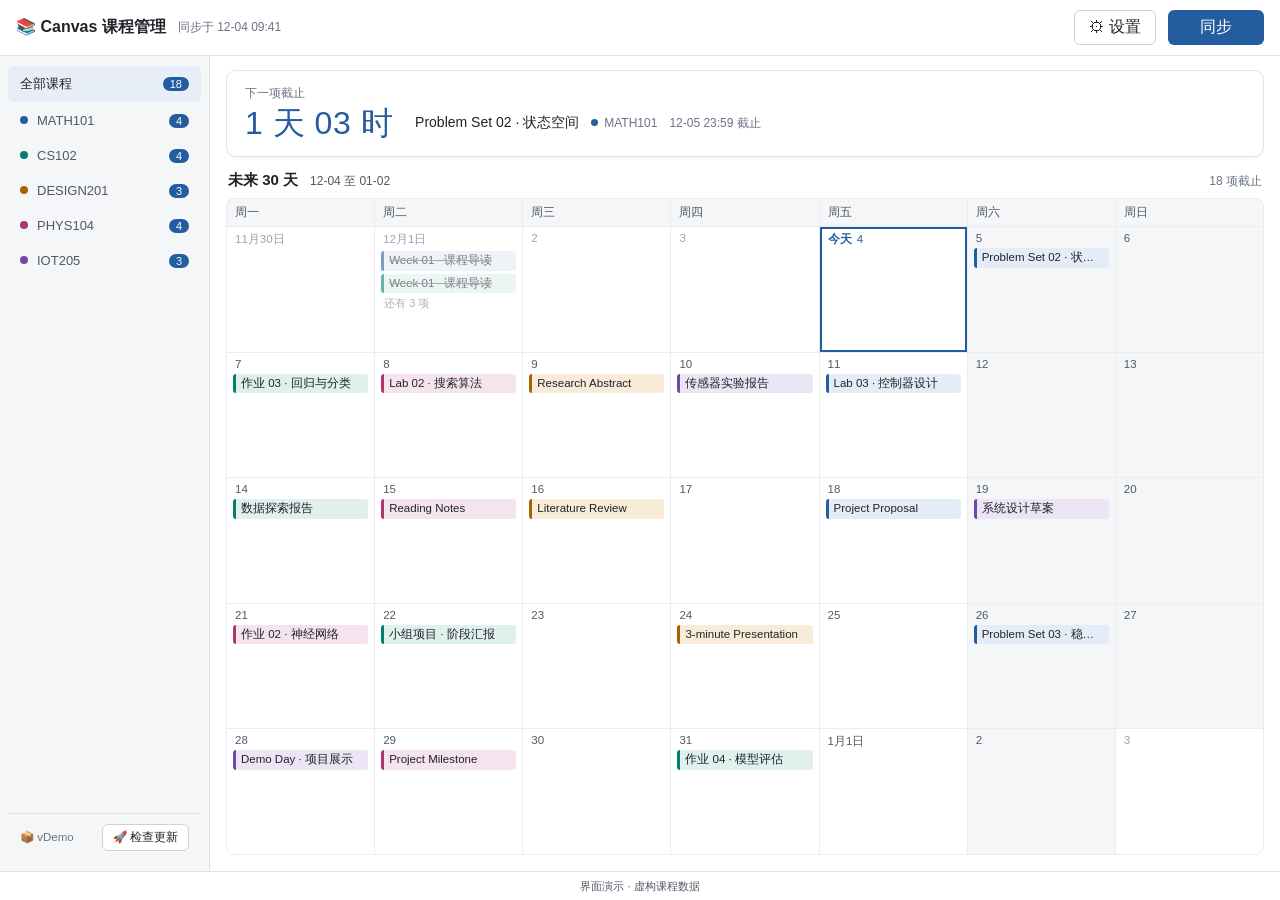
<file: site/demo/index.html>
<!DOCTYPE html>
<html lang="zh-CN">
<head>
  <meta charset="UTF-8">
  <meta http-equiv="Content-Security-Policy" content="default-src 'self'; connect-src 'none'; style-src 'self' 'unsafe-inline'; img-src 'self' data:; font-src 'self'; form-action 'none'; base-uri 'self';">
  <meta name="viewport" content="width=device-width, initial-scale=1">
  <meta name="robots" content="noindex">
  <title>Canvas 课程管理 · 界面演示</title>
  <link rel="stylesheet" href="style.css">
  <link rel="stylesheet" href="demo.css">
</head>
<body data-theme="default">
  <!-- 顶栏元素在 Claude 皮肤下由 arrangeChrome() 挪进侧边栏,其它皮肤保持原位 -->
  <header>
    <h1 id="app-title">📚 Canvas 课程管理</h1>
    <span id="synced-at" class="synced"></span>
    <button id="ai-settings-btn" title="设置(智能服务 / 外观)">⚙ 设置</button>
    <button id="refresh-btn" class="primary"><svg class="sync-svg" viewBox="0 0 16 16" aria-hidden="true"><path d="M13.2 6.4A5.3 5.3 0 0 0 3.3 5M2.8 9.6a5.3 5.3 0 0 0 9.9 1.4" /><path d="M3.1 2.4v2.9H6M12.9 13.6v-2.9H10" /></svg><span class="sync-label">同步</span></button>
  </header>
  <div id="sync-progress" class="hidden" role="status" aria-live="polite">
    <div class="sync-progress-heading">
      <span id="sync-progress-title">正在连接 Canvas…</span>
      <span id="sync-progress-count"></span>
    </div>
    <div id="sync-progress-track" class="sync-progress-track" role="progressbar" aria-label="课程同步进度" aria-valuemin="0" aria-valuemax="100">
      <div id="sync-progress-fill" class="sync-progress-fill indeterminate"></div>
    </div>
    <div id="sync-progress-detail"></div>
  </div>
  <div id="app">
    <nav id="course-nav">
      <div id="nav-head" class="only-claude">
        <div id="nav-brand"></div>
        <div id="nav-sync"></div>
      </div>
      <div class="nav-label only-claude">课程</div>
      <div id="nav-items"></div>
      <div id="update-footer">
        <span id="update-status">📦 v-</span>
        <button id="update-check-btn" title="检查新版本">🚀 检查更新</button>
      </div>
    </nav>
    <div id="update-panel" class="hidden">
      <div class="update-panel-head">
        <span>发现新版本</span>
        <button id="update-panel-close">✕</button>
      </div>
      <div id="update-progress-box" class="hidden">
        <div class="prog-line" id="update-stage"></div>
        <div class="prog-detail" id="update-detail"></div>
        <div class="prog-bar"><div class="prog-fill" id="update-fill"></div></div>
      </div>
      <div id="update-new-box" class="hidden">
        <div id="update-notes" class="update-notes"></div>
        <div class="modal-actions" style="padding:8px 0 0">
          <button id="update-later-btn">以后再说</button>
          <button id="update-now-btn" class="primary">⬇ 立即更新</button>
        </div>
      </div>
    </div>
    <main>
      <!-- 看板舞台:全部课程 = 一块固定看板(下一项截止 + 30 天月历);
           具体课程 = 作业/公告/课件/结构分析四块看板,总览平铺,单击后一大三小(台前调度) -->
      <div id="stage" data-mode="home">
        <div id="home-view" class="hidden"></div>
        <div id="stage-strip-head">
          <button id="stage-overview-btn" title="回到四块看板总览(Esc)"><svg class="grid-svg" viewBox="0 0 16 16" aria-hidden="true"><rect x="2" y="2" width="5" height="5" rx="1.2" /><rect x="9" y="2" width="5" height="5" rx="1.2" /><rect x="2" y="9" width="5" height="5" rx="1.2" /><rect x="9" y="9" width="5" height="5" rx="1.2" /></svg><span>总览</span></button>
        </div>
        <section class="board" data-board="assignments" aria-labelledby="board-title-assignments">
          <div class="board-head">
            <button class="board-title" id="board-title-assignments" data-section="assignments">作业</button>
            <span class="board-meta" id="board-meta-assignments"></span>
          </div>
          <div class="board-frame"><div class="board-surface">
            <div id="sub-filters">
              <button class="chip active" data-filter="pending">待办</button>
              <button class="chip" data-filter="overdue">已过期</button>
              <button class="chip" data-filter="done">已完成</button>
              <button class="chip" data-filter="all">全部</button>
            </div>
            <div id="content">
              <div id="assignment-list"></div>
              <div id="detail-panel" class="hidden" role="region" aria-labelledby="detail-title">
                <div class="detail-header">
                  <span id="detail-title"></span>
                  <button id="detail-close" aria-label="关闭作业详情">✕</button>
                </div>
                <div id="detail-meta"></div>
                <div class="detail-actions">
                  <button id="detail-open">🌐 打开原页</button>
                  <button id="detail-interpret" class="primary">✨ AI 解读</button>
                  <button id="detail-plan-btn" class="primary">📋 生成作业方案</button>
                </div>
                <div id="detail-desc" class="detail-desc"></div>
                <div id="detail-interpretation" class="detail-translation hidden"></div>
                <div id="detail-plan" class="detail-translation plan hidden"></div>
              </div>
            </div>
          </div></div>
        </section>
        <section class="board" data-board="announcements" aria-labelledby="board-title-announcements">
          <div class="board-head">
            <button class="board-title" id="board-title-announcements" data-section="announcements">公告</button>
            <span class="board-meta" id="board-meta-announcements"></span>
          </div>
          <div class="board-frame"><div class="board-surface">
            <div id="ann-view">
              <div id="ann-list"></div>
            </div>
          </div></div>
        </section>
        <section class="board" data-board="files" aria-labelledby="board-title-files">
          <div class="board-head">
            <button class="board-title" id="board-title-files" data-section="files">课件</button>
            <span class="board-meta" id="board-meta-files"></span>
          </div>
          <div class="board-frame"><div class="board-surface">
            <div id="files-view">
              <div class="files-toolbar">
                <span id="files-hint" class="synced"></span>
                <button id="download-all-btn" class="primary">⬇ 全部下载</button>
              </div>
              <div id="files-list"></div>
            </div>
          </div></div>
        </section>
        <section class="board" data-board="analysis" aria-labelledby="board-title-analysis">
          <div class="board-head">
            <button class="board-title" id="board-title-analysis" data-section="analysis">课程结构分析</button>
            <span class="board-meta" id="board-meta-analysis"></span>
          </div>
          <div class="board-frame"><div class="board-surface">
            <div id="analysis-view">
              <div class="analysis-toolbar">
                <span id="analysis-course-name"></span>
                <button id="analysis-cancel" class="hidden">取消</button>
                <button id="analysis-start" class="primary">▶ 开始分析</button>
                <span id="analysis-cost-hint" class="synced"></span>
              </div>
              <div id="analysis-progress" class="hidden"></div>
              <div id="analysis-result"></div>
            </div>
          </div></div>
        </section>
      </div>
    </main>
  </div>

  <div id="settings-modal" class="modal hidden">
    <div class="modal-body">
      <h2>⚙ 设置</h2>
      <div class="ai-status">
        <span id="ai-status-model">🤖 未配置模型</span>
        <div id="effort-seg" class="seg hidden" title="AI 思考档位:影响所有 AI 功能的速度与深度">
          <button data-effort="fast">⚡ 快速</button>
          <button data-effort="balanced">⚖️ 均衡</button>
          <button data-effort="deep">🎯 深度</button>
        </div>
      </div>
      <label>外观
        <select id="theme-select" title="切换皮肤">
          <option value="default">默认 · 白色</option>
          <option value="chatgpt">💬 ChatGPT</option>
          <option value="claude">🟠 Claude</option>
          <option value="hkust">🎓 HKUST</option>
        </select>
      </label>
      <label>AI 服务商
        <select id="ai-provider"></select>
      </label>
      <label id="ai-baseurl-row">API 地址(Base URL)<input id="ai-baseurl" placeholder="https://.../v1"></label>
      <label>模型(预设服务商仅支持指定多模态模型)
        <input id="ai-model" placeholder="选择预设后自动填入">
      </label>
      <label>API Key<input id="ai-key" type="password" placeholder="sk-..."></label>
      <button id="ai-key-link" class="linklike hidden">↗ 前往官网获取 / 购买 API Key</button>
      <p class="hint">预设服务商只需填 API Key,模型与接口地址自动配置。Key 只存本地,不会上传。</p>
      <div class="privacy-box">
        <div class="privacy-head">
          <span>🔒 隐私与诊断(纯本地)</span>
          <label class="switch-like"><input type="checkbox" id="telemetry-toggle" checked> 记录诊断日志</label>
        </div>
        <p class="privacy-text">
          应用会把匿名诊断信息记录在<b>本机的 data/telemetry.jsonl</b>,用于排查同步失败、课件下载失败等问题。
          <b>绝不会自动上传任何数据。</b>记录内容:随机安装 ID(与个人身份无关)、应用版本、系统与硬件(操作系统/CPU/内存)、
          功能事件(同步与下载的成败、错误码、文件大小、AI 服务商与模型名、功能使用次数——课程只记数量,不记名称)。
          <b>不记录:</b>姓名、学号、API Key、作业与课程内容。
        </p>
        <div class="privacy-actions">
          <button id="telemetry-export-btn">📤 导出诊断数据(发给我即可帮忙排查)</button>
        </div>
      </div>
      <div class="modal-actions">
        <button id="ai-test-btn">测试连接</button>
        <span style="flex:1"></span>
        <button id="ai-cancel-btn">取消</button>
        <button id="ai-save-btn" class="primary">保存</button>
      </div>
    </div>
  </div>

  <div id="toast" class="hidden"></div>
  <div class="demo-label" role="note">界面演示 · 虚构课程数据</div>
  <script src="demo-bridge.js"></script>
  <script src="vendor/marked.umd.js"></script>
  <script src="app.js"></script>
</body>
</html>
</file>
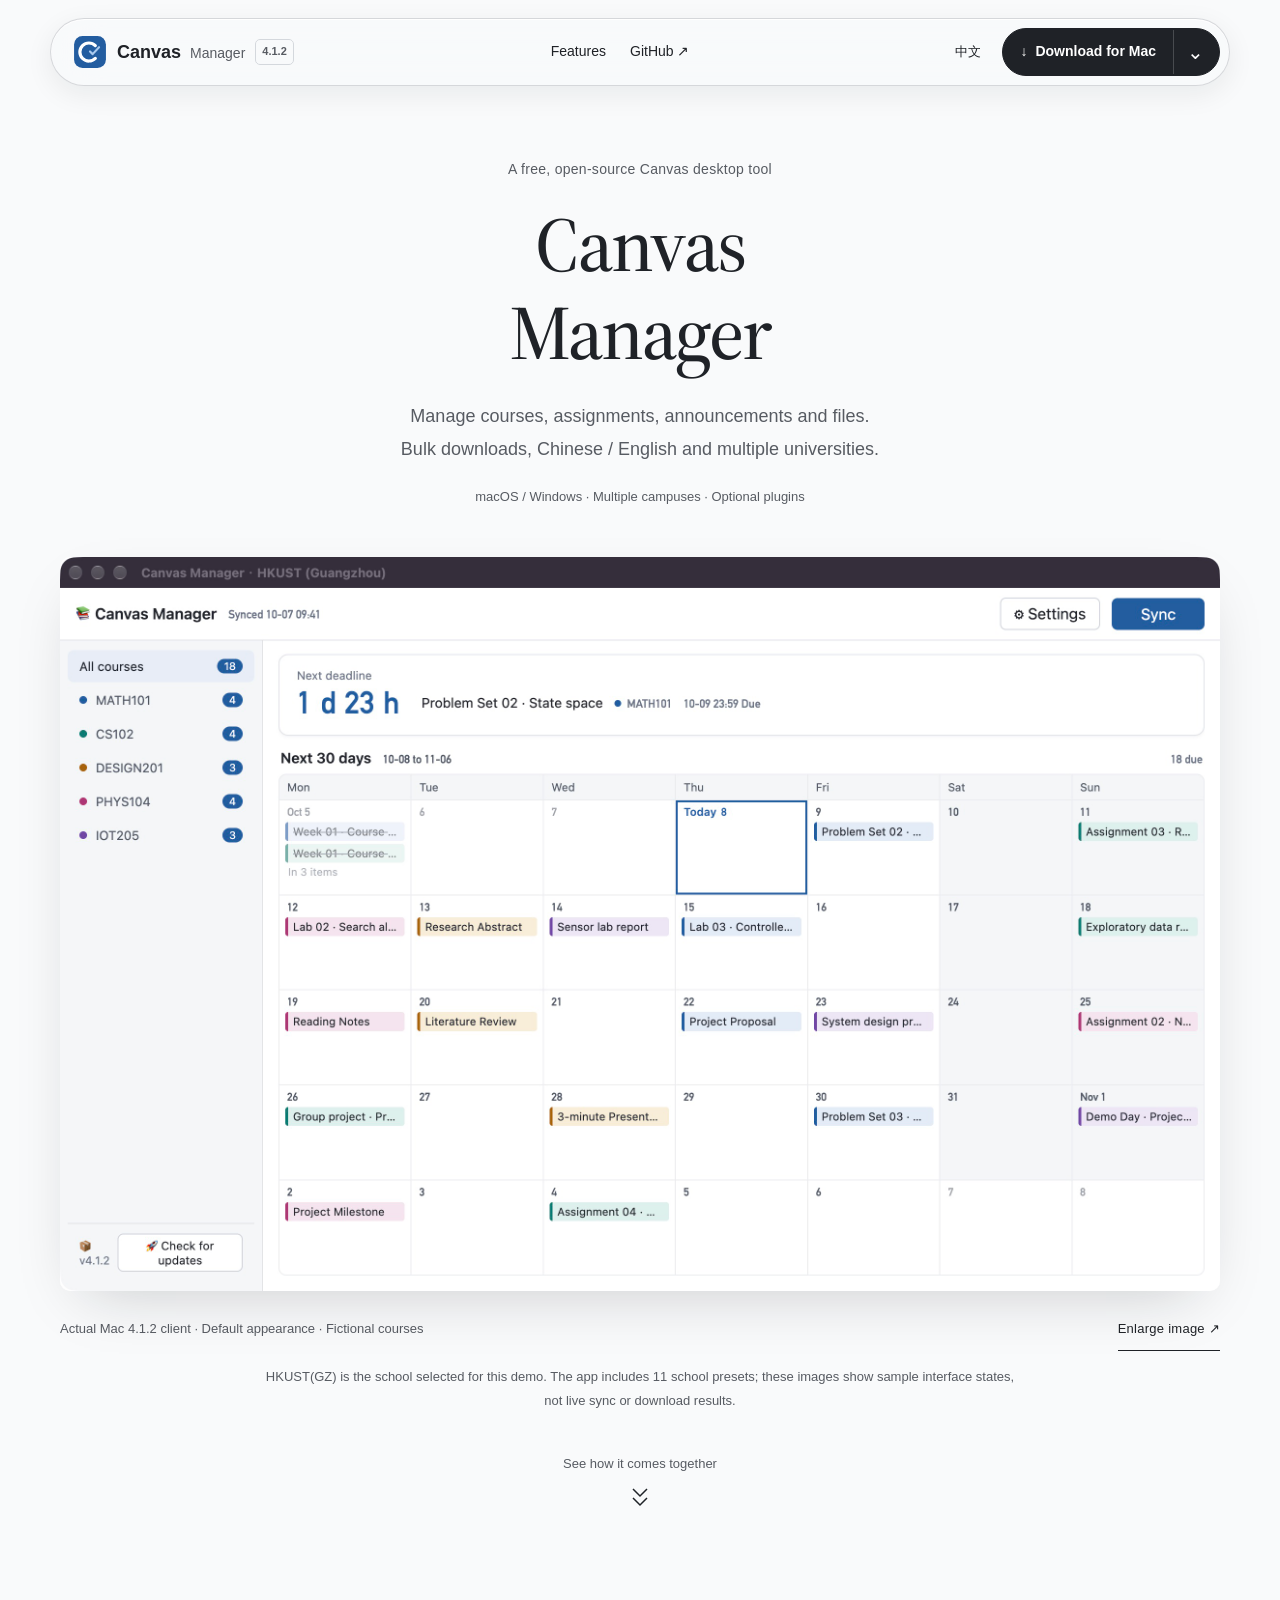
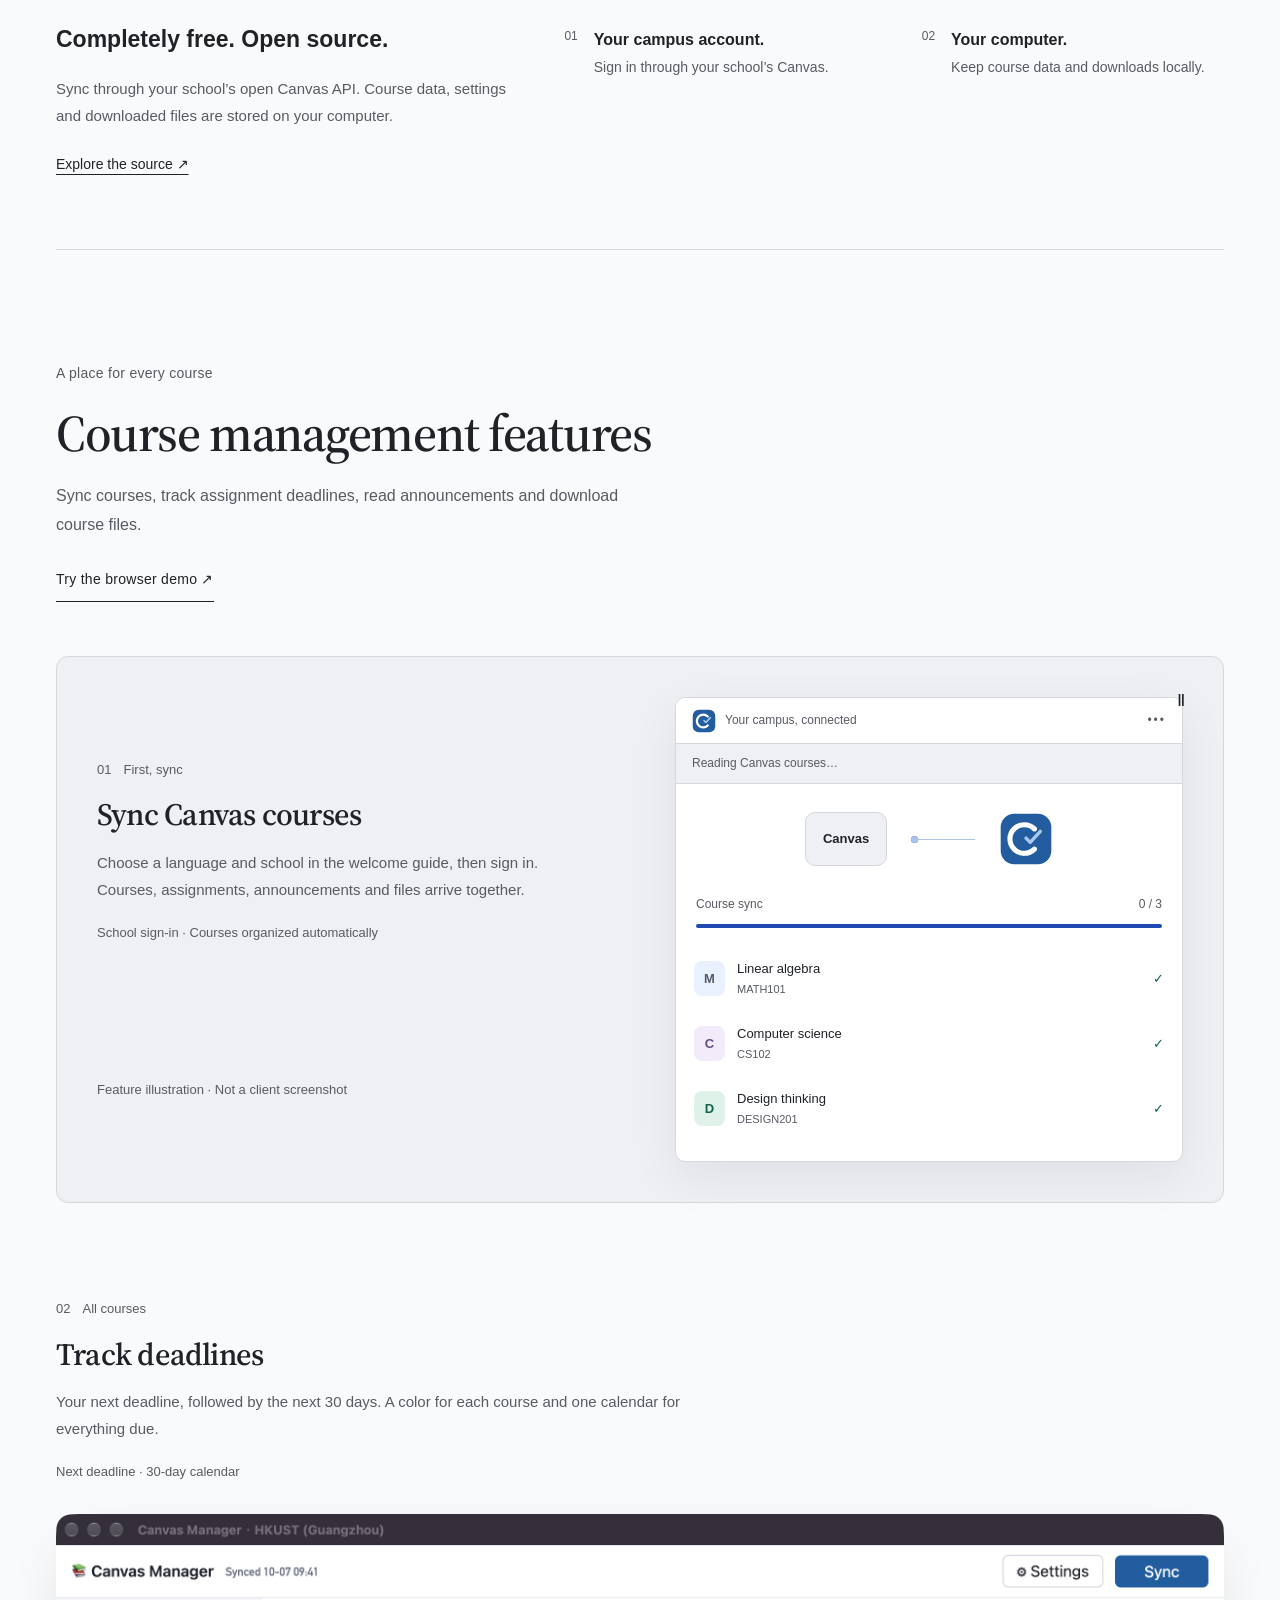
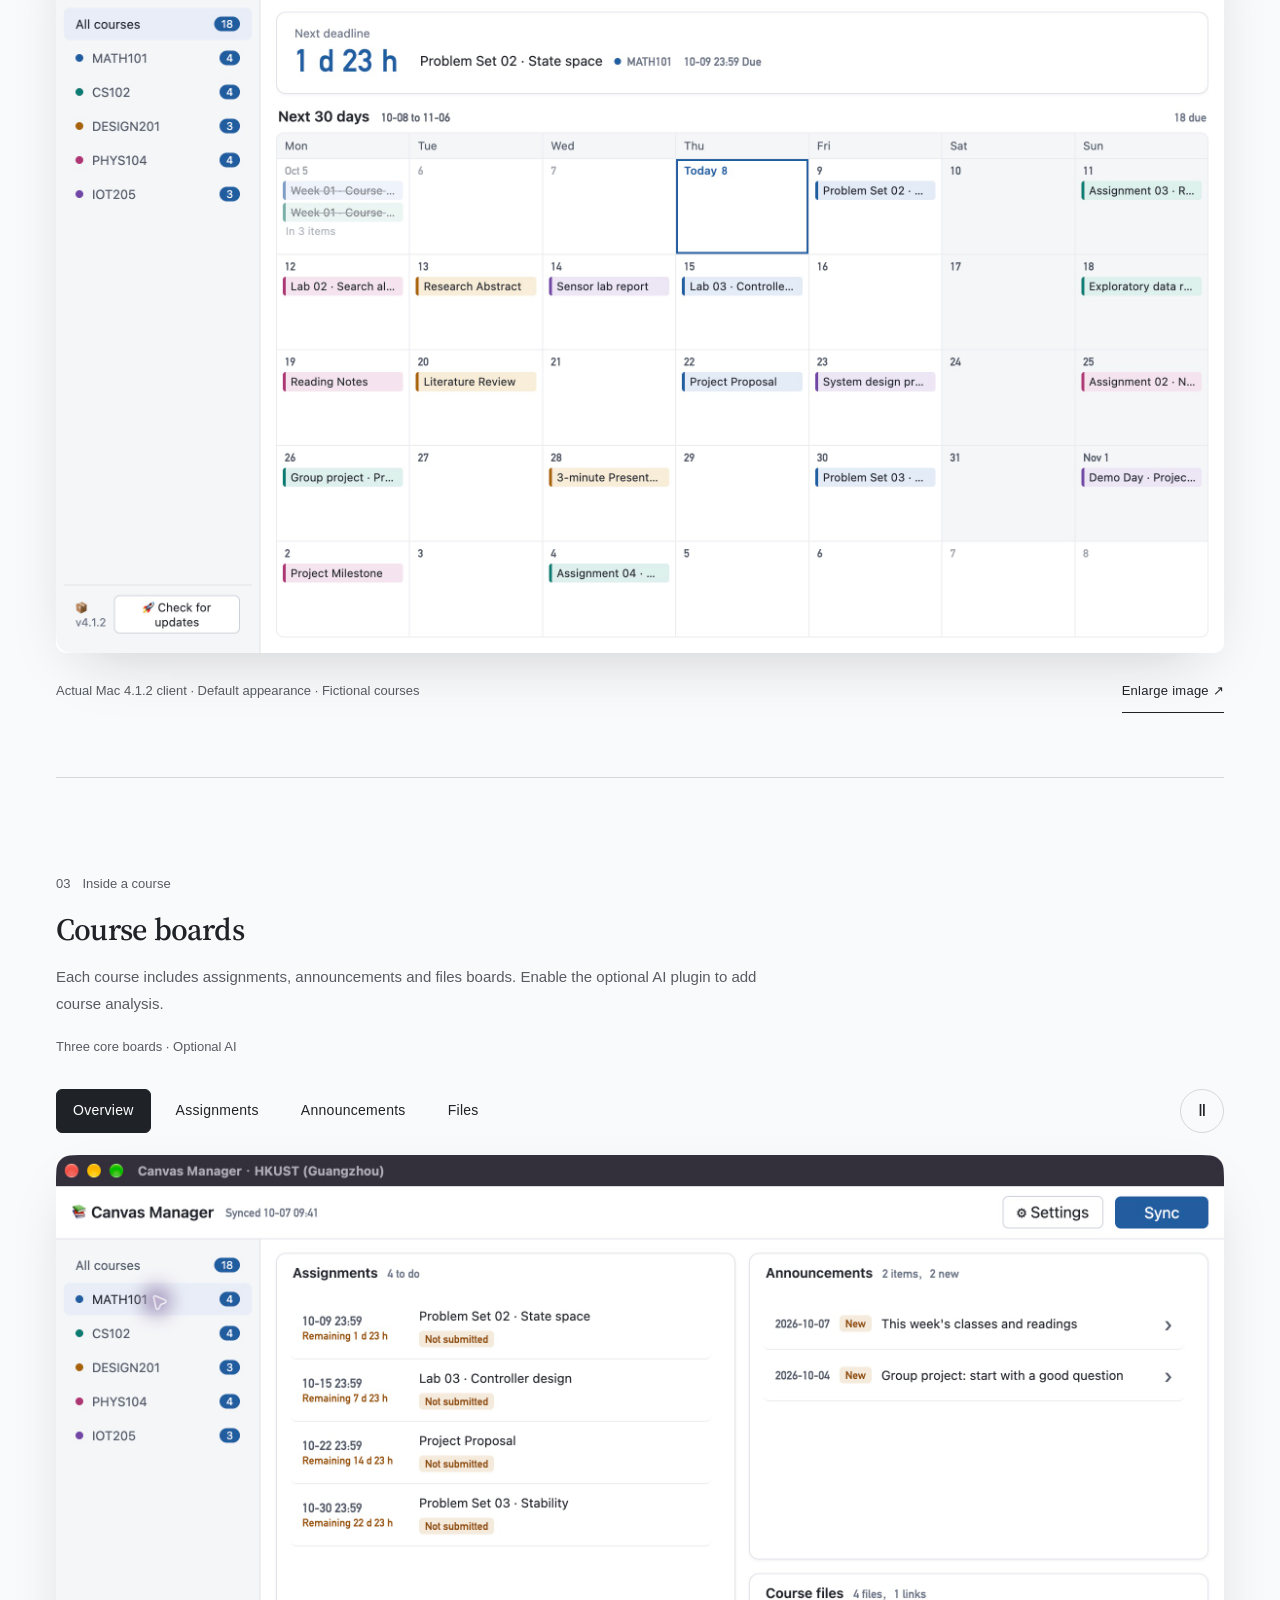
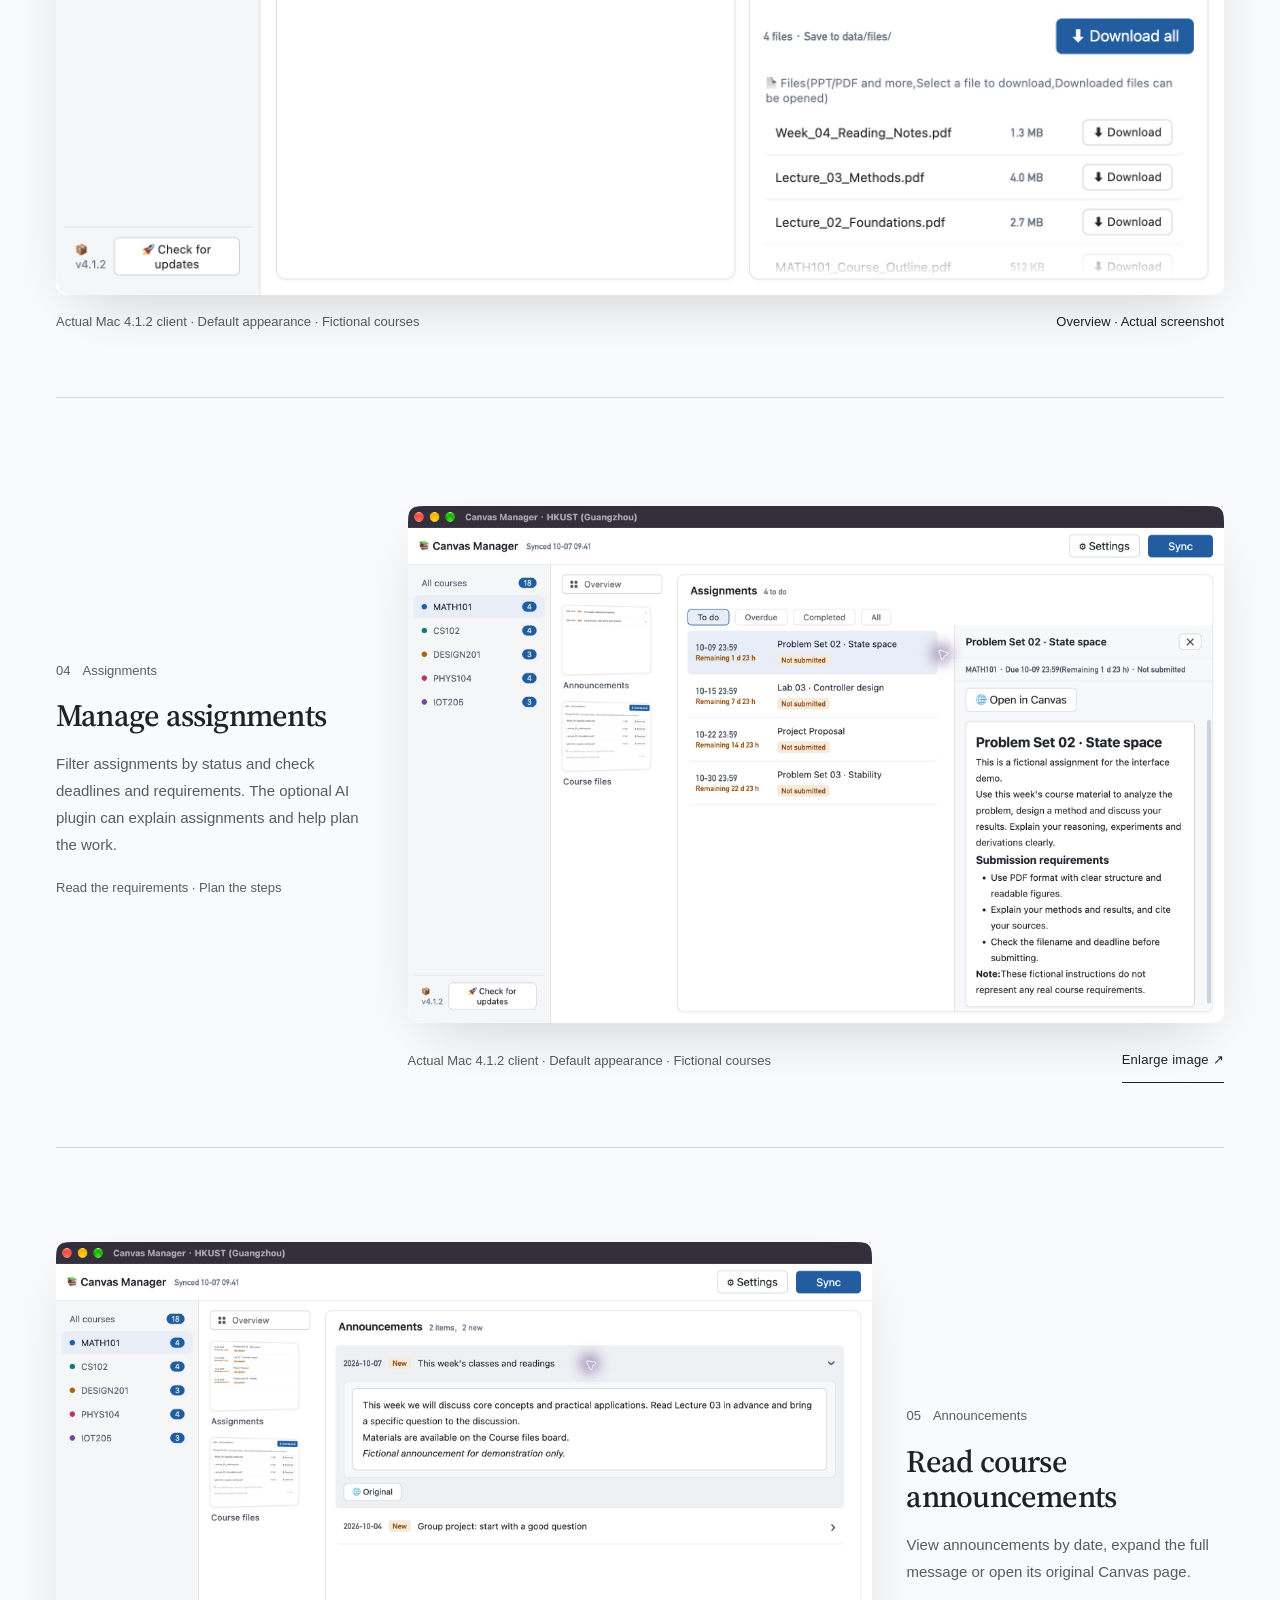
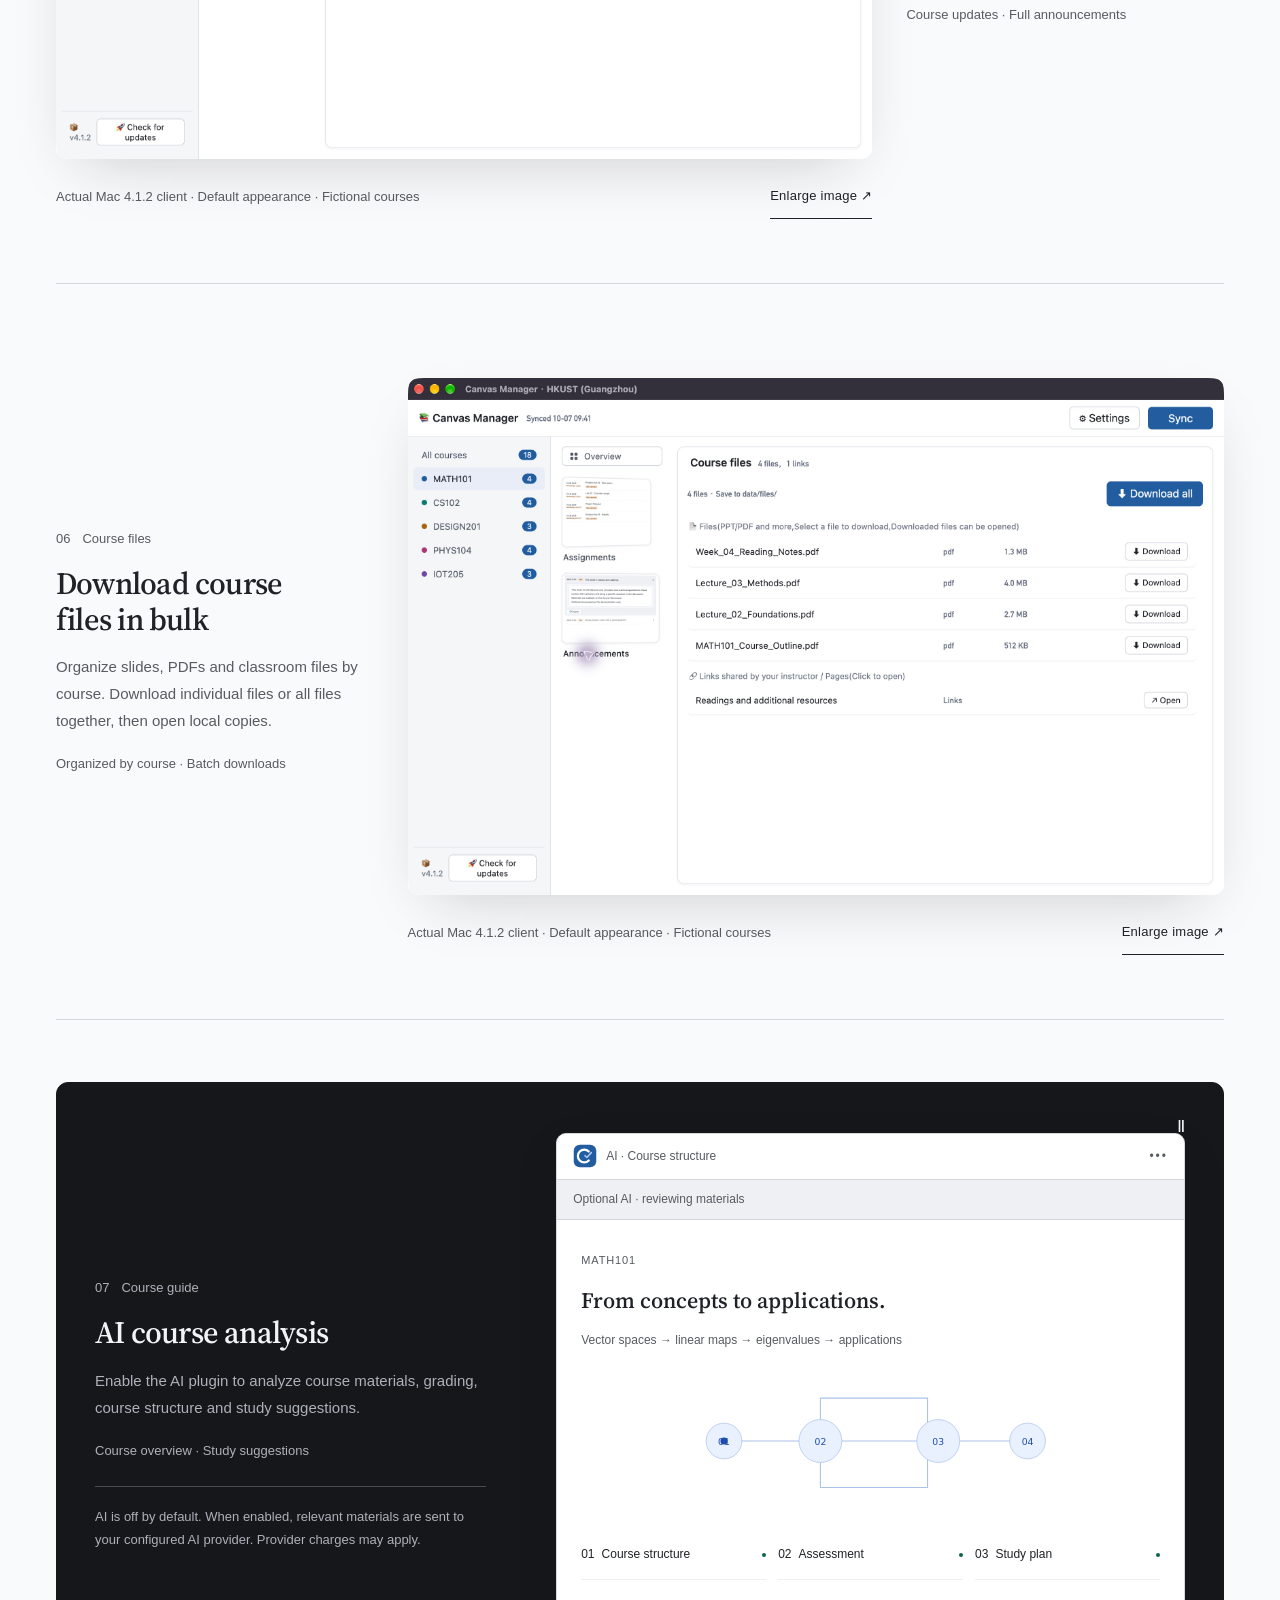
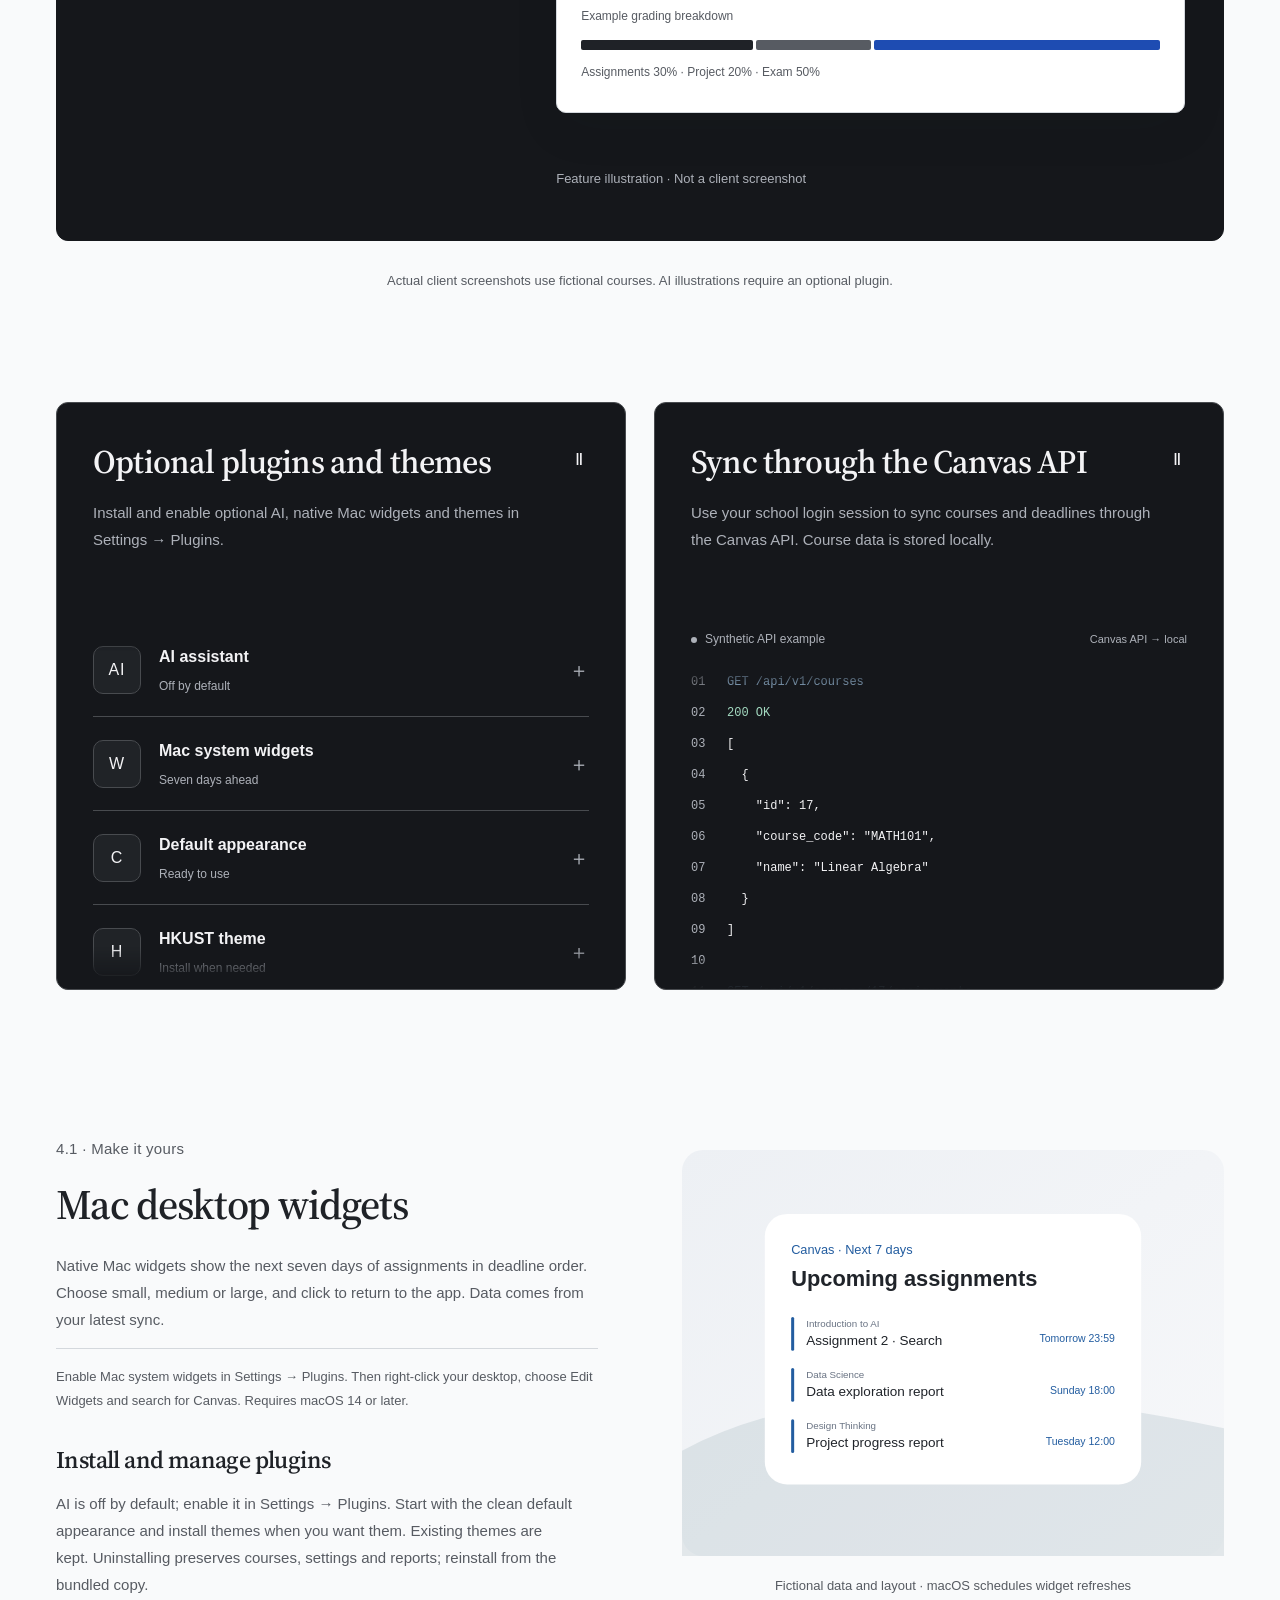
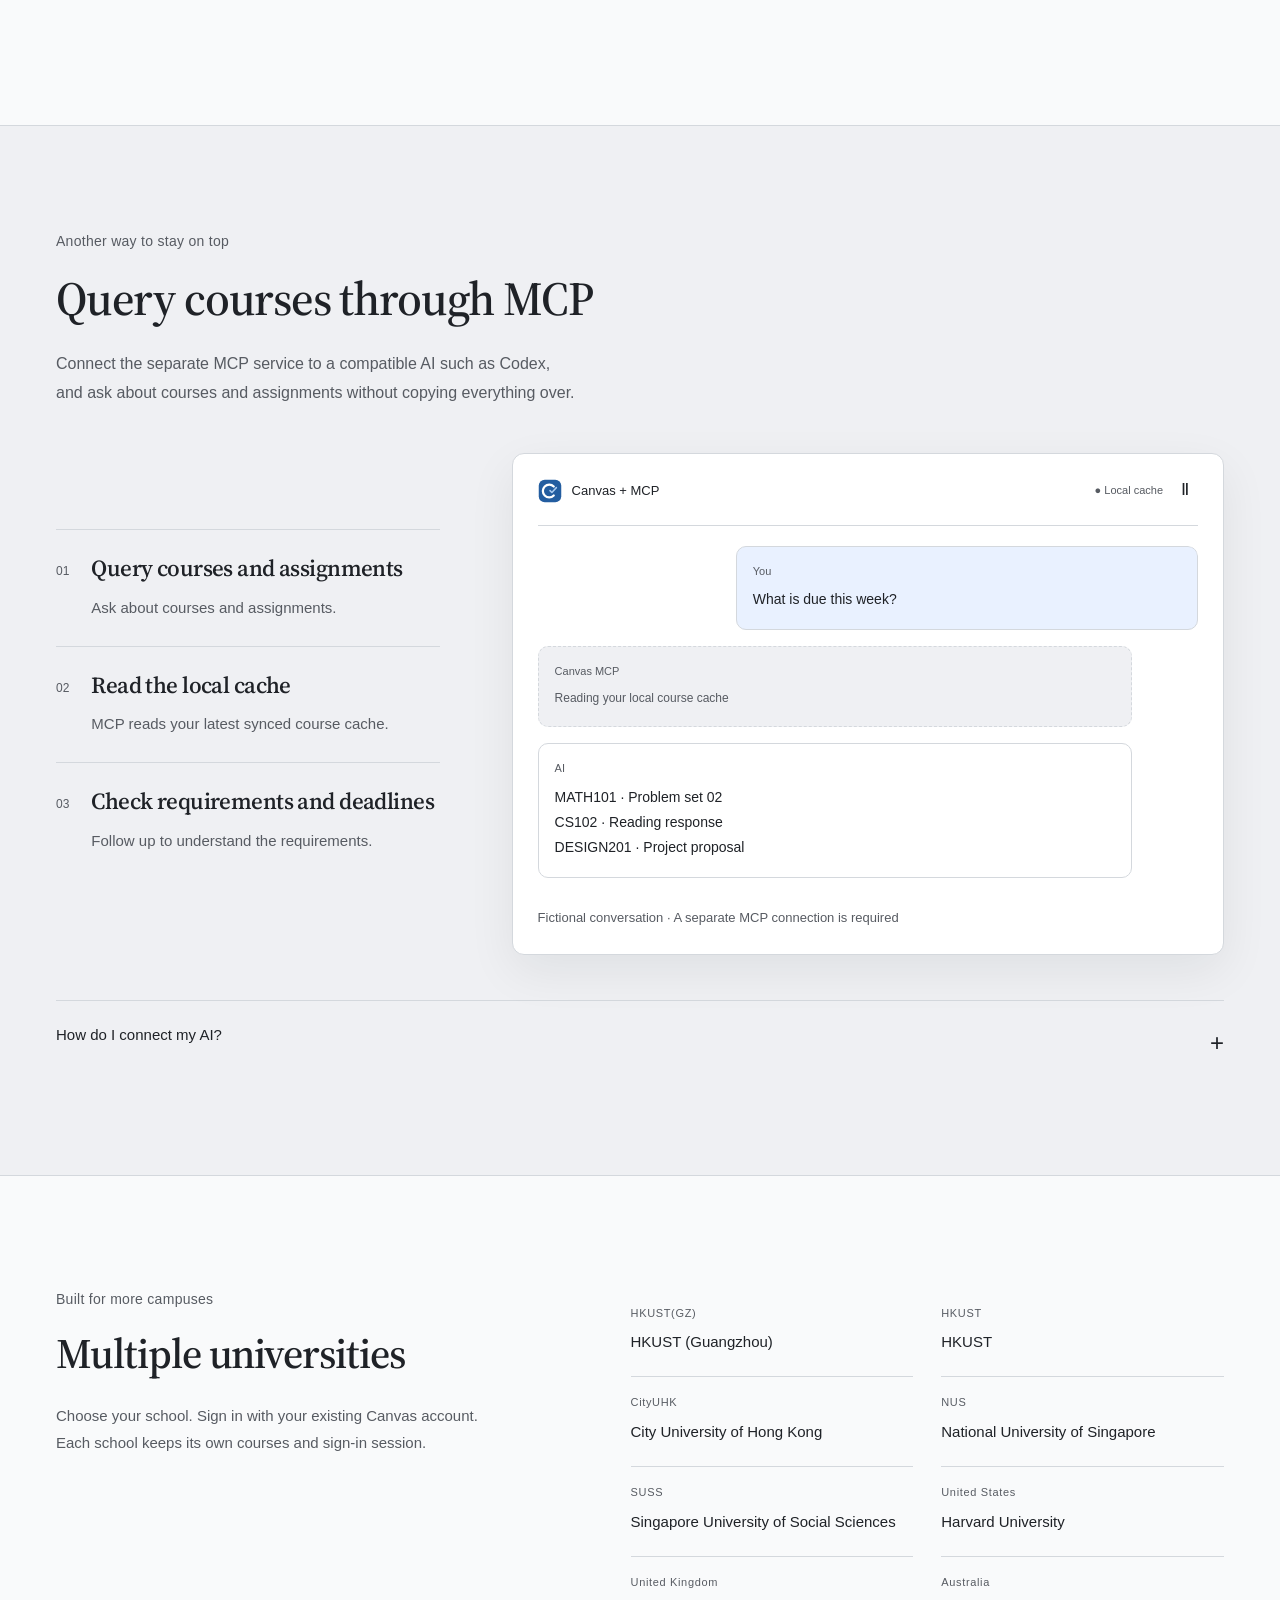
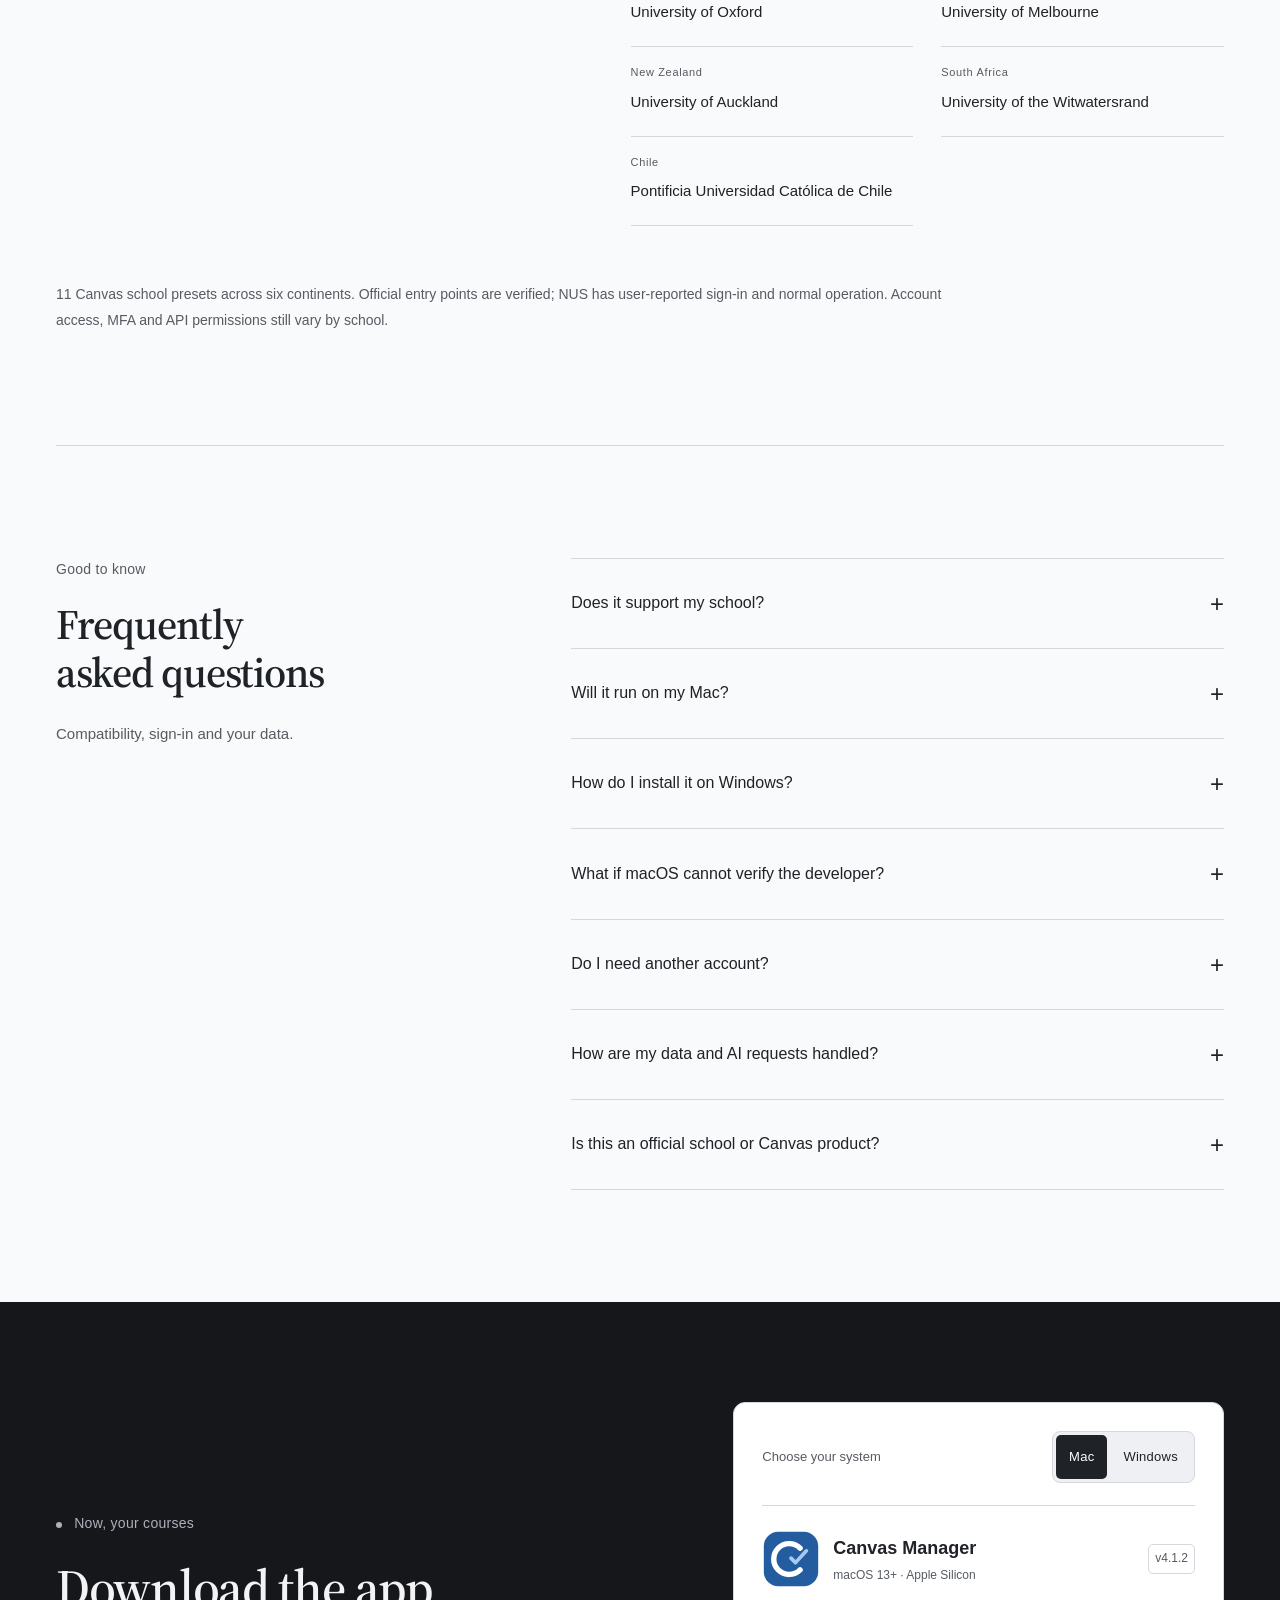
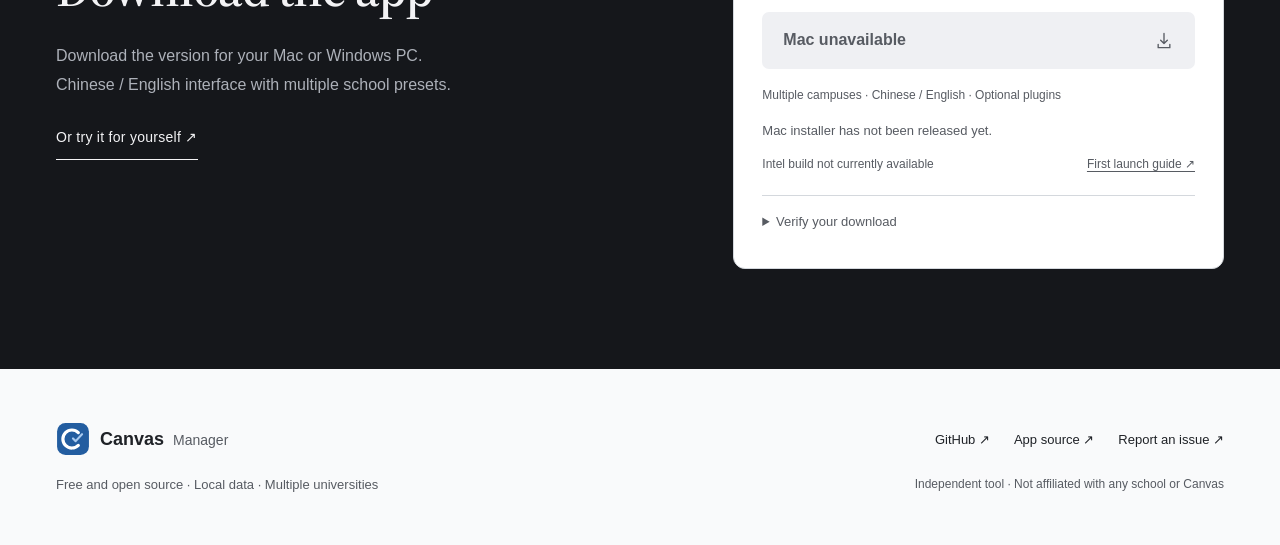
<file: site/en/index.html>
<!DOCTYPE html>

<html lang="en">
<head>
<base href="../"/>
<meta charset="utf-8"/>
<meta content="width=device-width, initial-scale=1" name="viewport"/>
<meta content="A desktop companion for Canvas across universities. Organize courses, assignments, announcements and files, with separate school sessions and optional plugins." name="description"/>
<meta content="#ffffff" name="theme-color"/>
<title>Canvas Manager · Assignments, announcements and course files</title>
<link href="assets/favicon.svg" rel="icon" type="image/svg+xml"/>
<link href="styles.css?v=title-center-20261008" rel="stylesheet"/>
<script defer="" src="locales.js?v=real-ui-20261008"></script>
<script defer="" src="site.js?v=real-ui-20261008"></script>
</head>
<body>
<a class="skip-link" data-od-id="a-skip-link-0" href="en/#main">Skip to content</a>
<header class="site-header" data-od-id="header-site-header-1">
<a aria-label="Canvas Manager home" class="brand" data-od-id="a-brand-2" href="en/#"><img alt="" class="brand-mark" height="36" src="assets/favicon.svg" width="36"/><span>Canvas <b>Manager</b></span><span class="dock-version">4.1.2</span></a>
<nav aria-label="Main navigation" data-od-id="nav-item-3"><a data-od-id="a-item-4" href="en/#features">Features</a><a data-od-id="a-item-5" href="https://github.com/SixMonthFly/canvas-hkustgz" rel="noopener noreferrer" target="_blank">GitHub ↗</a></nav>
<div class="dock-actions"><a aria-label="切换为中文" class="language-link" data-od-id="a-language-link-6" href="./" lang="zh-CN">中文</a>
<div class="dock-download"><a aria-disabled="true" class="nav-download" data-download="" data-od-id="a-nav-download-7" href="en/#download"><span aria-hidden="true">↓</span><span data-download-nav="">Download for Mac</span></a><button aria-controls="download-menu" aria-expanded="false" aria-label="Choose a platform" data-od-id="download-menu-toggle" id="download-menu-toggle" type="button">⌄</button></div>
</div>
<div class="download-menu" hidden="" id="download-menu"><a data-direct-download="mac" data-od-id="a-item-9" href="en/#download"><span>macOS</span><small>Apple Silicon · macOS 13+</small></a><a data-direct-download="windows" data-od-id="a-item-10" href="en/#download"><span>Windows</span><small>x64 · Windows 10/11</small></a></div>
</header>
<main data-od-id="main" id="main">
<section aria-labelledby="hero-title" class="hero" data-od-id="section-hero-12">
<div class="hero-inner wrap">
<div class="hero-copy">
<p class="eyebrow">A free, open-source Canvas desktop tool</p>
<h1 data-od-id="hero-title" id="hero-title">Canvas<br/><span class="accent-word">Manager</span></h1>
<p class="hero-description">Manage courses, assignments, announcements and files.<br/>Bulk downloads, Chinese / English and multiple universities.</p>
<p class="hero-footnote">macOS / Windows · Multiple campuses · Optional plugins</p>
</div>
<div class="product-stage"><figure class="product-capture" data-od-id="capture-home-hero"><button aria-label="View 30-day calendar at full size" class="capture-open" data-image-open="assets/product/home-en.png" data-image-original="assets/product/home-en.png" data-image-title="30-day calendar" data-od-id="open-home-hero" type="button"><img alt="30-day calendar — actual Canvas Manager Mac 4.1.2 screenshot with fictional courses" decoding="async" height="1520" loading="eager" src="assets/product/home-en.png" width="2400"/></button><figcaption><span>Actual Mac 4.1.2 client · Default appearance · Fictional courses</span><button class="capture-link" data-image-open="assets/product/home-en.png" data-image-original="assets/product/home-en.png" data-image-title="30-day calendar" data-od-id="enlarge-home-hero" type="button">Enlarge image ↗</button></figcaption></figure><p class="capture-context">HKUST(GZ) is the school selected for this demo. The app includes 11 school presets; these images show sample interface states, not live sync or download results.</p></div>
</div>
<div class="hero-bottom wrap" data-hint-motion=""><a aria-label="Explore the features" class="continue-link" data-od-id="a-continue-link-14" href="en/#features"><span>See how it comes together</span><svg aria-hidden="true" fill="none" viewbox="0 0 24 30"><path d="m5 6 7 7 7-7M5 15l7 7 7-7"></path></svg></a></div>
</section><section aria-label="Free and open source" class="promise-section wrap" data-od-id="section-promise-section-wrap-15"><div class="project-promise"><strong>Completely free. Open source.</strong><p>Sync through your school’s open Canvas API. Course data, settings and downloaded files are stored on your computer.</p><a data-od-id="a-item-16" href="https://gitee.com/xxouyang123/hkustgz_diy_canvas" rel="noopener noreferrer" target="_blank">Explore the source ↗</a></div><div class="promise-detail"><span>01</span><p><strong>Your campus account.</strong><br/>Sign in through your school’s Canvas.</p></div><div class="promise-detail"><span>02</span><p><strong>Your computer.</strong><br/>Keep course data and downloads locally.</p></div></section>
<section aria-labelledby="features-title" class="feature-gallery section wrap" data-od-id="features" id="features"><div class="gallery-intro"><p class="eyebrow dark-eyebrow">A place for every course</p><h2 data-od-id="features-title" id="features-title">Course management features</h2><p>Sync courses, track assignment deadlines, read announcements and download course files.</p><button class="text-button demo-entry" data-od-id="button-text-button-demo-entry-19" data-open-preview="" type="button">Try the browser demo ↗</button></div><div class="feature-grid"><article class="feature-tile tile-sync" data-motion-preview="" data-od-id="story-sync" id="story-sync"><div class="feature-copy"><p class="chapter-label"><span class="feature-index">01</span>First, sync</p><h3 data-od-id="h3-item-21">Sync Canvas courses</h3><p>Choose a language and school in the welcome guide, then sign in. Courses, assignments, announcements and files arrive together.</p><span class="chapter-note">School sign-in · Courses organized automatically</span></div><button aria-label="Pause animation" aria-pressed="false" class="preview-pause" data-od-id="button-preview-pause-22" type="button">Ⅱ</button><div aria-label="Illustrated feature explanation, not a client screenshot" class="live-preview preview-sync" role="img"><div class="mini-bar"><span class="mini-logo"><img alt="" height="24" src="assets/favicon.svg" width="24"/></span><b>Your campus, connected</b><span class="mini-dots">•••</span></div><div aria-hidden="true" class="preview-state">Interface demonstration</div><div class="sync-orbit"><span>Canvas</span><i></i><b class="sync-app-icon"><img alt="Canvas Manager" height="54" src="assets/favicon.svg" width="54"/></b></div><div class="sync-line"><span>Course sync</span><span>3 / 3</span></div><div class="sync-meter"><i></i></div><div class="sync-courses"><div class="sync-course" style="--i:0"><span class="course-square color-0">M</span><span><b>Linear algebra</b><small>MATH101</small></span><span class="sync-check">✓</span></div><div class="sync-course" style="--i:1"><span class="course-square color-1">C</span><span><b>Computer science</b><small>CS102</small></span><span class="sync-check">✓</span></div><div class="sync-course" style="--i:2"><span class="course-square color-2">D</span><span><b>Design thinking</b><small>DESIGN201</small></span><span class="sync-check">✓</span></div></div></div><p class="illustration-note">Feature illustration · Not a client screenshot</p></article><article class="feature-tile tile-home real-product-row" data-od-id="story-home" id="story-home"><div class="feature-copy"><p class="chapter-label"><span class="feature-index">02</span>All courses</p><h3 data-od-id="h3-item-24">Track deadlines</h3><p>Your next deadline, followed by the next 30 days. A color for each course and one calendar for everything due.</p><span class="chapter-note">Next deadline · 30-day calendar</span></div><figure class="product-capture" data-od-id="capture-home"><button aria-label="View 30-day calendar at full size" class="capture-open" data-image-open="assets/product/home-en.png" data-image-original="assets/product/home-en.png" data-image-title="30-day calendar" data-od-id="open-home" type="button"><img alt="30-day calendar — actual Canvas Manager Mac 4.1.2 screenshot with fictional courses" decoding="async" height="1520" loading="lazy" src="assets/product/home-en.png" width="2400"/></button><figcaption><span>Actual Mac 4.1.2 client · Default appearance · Fictional courses</span><button class="capture-link" data-image-open="assets/product/home-en.png" data-image-original="assets/product/home-en.png" data-image-title="30-day calendar" data-od-id="enlarge-home" type="button">Enlarge image ↗</button></figcaption></figure></article><article class="feature-tile tile-overview real-product-row capture-tour" data-capture-tour="" data-motion-preview="" data-od-id="story-overview" id="story-overview"><div class="feature-copy"><p class="chapter-label"><span class="feature-index">03</span>Inside a course</p><h3 data-od-id="h3-item-27">Course boards</h3><p>Each course includes assignments, announcements and files boards. Enable the optional AI plugin to add course analysis.</p><span class="chapter-note">Three core boards · Optional AI</span></div><div class="capture-tour-controls" data-od-id="capture-tour-controls"><div aria-label="Choose a screenshot" class="capture-tabs" role="group"><button aria-pressed="true" data-capture-select="overview" data-od-id="tour-overview" type="button">Overview</button><button aria-pressed="false" data-capture-select="assignments" data-od-id="tour-assignments" type="button">Assignments</button><button aria-pressed="false" data-capture-select="announcements" data-od-id="tour-announcements" type="button">Announcements</button><button aria-pressed="false" data-capture-select="files" data-od-id="tour-files" type="button">Files</button></div><button aria-label="Pause screenshot tour" aria-pressed="false" class="preview-pause" data-od-id="pause-capture-tour" type="button">Ⅱ</button></div><figure class="product-capture tour-figure" data-od-id="capture-overview"><button aria-hidden="false" aria-label="View Three-board course overview at full size" class="capture-open tour-frame" data-image-open="assets/product/overview-en.png" data-image-original="assets/product/overview-en.png" data-image-title="Three-board course overview" data-od-id="open-overview" data-shot="overview" type="button"><img alt="Three-board course overview — actual Canvas Manager Mac 4.1.2 screenshot with fictional courses" decoding="async" height="1520" loading="lazy" src="assets/product/overview-en.png" width="2400"/></button><button aria-hidden="true" aria-label="View Course materials at full size" class="capture-open tour-frame" data-image-open="assets/product/files-en.png" data-image-original="assets/product/files-en.png" data-image-title="Course materials" data-od-id="open-files" data-shot="files" hidden="" type="button"><img alt="Course materials — actual Canvas Manager Mac 4.1.2 screenshot with fictional courses" decoding="async" height="1520" loading="eager" src="assets/product/files-en.png" width="2400"/></button><button aria-hidden="true" aria-label="View Expanded announcement at full size" class="capture-open tour-frame" data-image-open="assets/product/announcements-en.png" data-image-original="assets/product/announcements-en.png" data-image-title="Expanded announcement" data-od-id="open-announcements" data-shot="announcements" hidden="" type="button"><img alt="Expanded announcement — actual Canvas Manager Mac 4.1.2 screenshot with fictional courses" decoding="async" height="1520" loading="eager" src="assets/product/announcements-en.png" width="2400"/></button><button aria-hidden="true" aria-label="View Assignment details at full size" class="capture-open tour-frame" data-image-open="assets/product/assignments-en.png" data-image-original="assets/product/assignments-en.png" data-image-title="Assignment details" data-od-id="open-assignments" data-shot="assignments" hidden="" type="button"><img alt="Assignment details — actual Canvas Manager Mac 4.1.2 screenshot with fictional courses" decoding="async" height="1520" loading="eager" src="assets/product/assignments-en.png" width="2400"/></button><figcaption><span>Actual Mac 4.1.2 client · Default appearance · Fictional courses</span><span class="tour-status">Overview · Actual screenshot</span></figcaption></figure></article><article class="feature-tile tile-assignments real-product-row" data-od-id="story-assignments" id="story-assignments"><div class="feature-copy"><p class="chapter-label"><span class="feature-index">04</span>Assignments</p><h3 data-od-id="h3-item-30">Manage assignments</h3><p>Filter assignments by status and check deadlines and requirements. The optional AI plugin can explain assignments and help plan the work.</p><span class="chapter-note">Read the requirements · Plan the steps</span></div><figure class="product-capture" data-od-id="capture-assignments"><button aria-label="View Assignment details at full size" class="capture-open" data-image-open="assets/product/assignments-en.png" data-image-original="assets/product/assignments-en.png" data-image-title="Assignment details" data-od-id="open-assignments" type="button"><img alt="Assignment details — actual Canvas Manager Mac 4.1.2 screenshot with fictional courses" decoding="async" height="1520" loading="lazy" src="assets/product/assignments-en.png" width="2400"/></button><figcaption><span>Actual Mac 4.1.2 client · Default appearance · Fictional courses</span><button class="capture-link" data-image-open="assets/product/assignments-en.png" data-image-original="assets/product/assignments-en.png" data-image-title="Assignment details" data-od-id="enlarge-assignments" type="button">Enlarge image ↗</button></figcaption></figure></article><article class="feature-tile tile-announcements real-product-row" data-od-id="story-announcements" id="story-announcements"><div class="feature-copy"><p class="chapter-label"><span class="feature-index">05</span>Announcements</p><h3 data-od-id="h3-item-33">Read course announcements</h3><p>View announcements by date, expand the full message or open its original Canvas page.</p><span class="chapter-note">Course updates · Full announcements</span></div><figure class="product-capture" data-od-id="capture-announcements"><button aria-label="View Expanded announcement at full size" class="capture-open" data-image-open="assets/product/announcements-en.png" data-image-original="assets/product/announcements-en.png" data-image-title="Expanded announcement" data-od-id="open-announcements" type="button"><img alt="Expanded announcement — actual Canvas Manager Mac 4.1.2 screenshot with fictional courses" decoding="async" height="1520" loading="lazy" src="assets/product/announcements-en.png" width="2400"/></button><figcaption><span>Actual Mac 4.1.2 client · Default appearance · Fictional courses</span><button class="capture-link" data-image-open="assets/product/announcements-en.png" data-image-original="assets/product/announcements-en.png" data-image-title="Expanded announcement" data-od-id="enlarge-announcements" type="button">Enlarge image ↗</button></figcaption></figure></article><article class="feature-tile tile-files real-product-row" data-od-id="story-files" id="story-files"><div class="feature-copy"><p class="chapter-label"><span class="feature-index">06</span>Course files</p><h3 data-od-id="h3-item-36">Download course files in bulk</h3><p>Organize slides, PDFs and classroom files by course. Download individual files or all files together, then open local copies.</p><span class="chapter-note">Organized by course · Batch downloads</span></div><figure class="product-capture" data-od-id="capture-files"><button aria-label="View Course materials at full size" class="capture-open" data-image-open="assets/product/files-en.png" data-image-original="assets/product/files-en.png" data-image-title="Course materials" data-od-id="open-files" type="button"><img alt="Course materials — actual Canvas Manager Mac 4.1.2 screenshot with fictional courses" decoding="async" height="1520" loading="lazy" src="assets/product/files-en.png" width="2400"/></button><figcaption><span>Actual Mac 4.1.2 client · Default appearance · Fictional courses</span><button class="capture-link" data-image-open="assets/product/files-en.png" data-image-original="assets/product/files-en.png" data-image-title="Course materials" data-od-id="enlarge-files" type="button">Enlarge image ↗</button></figcaption></figure></article><article class="feature-tile tile-analysis" data-motion-preview="" data-od-id="story-analysis" id="story-analysis"><div class="feature-copy"><p class="chapter-label"><span class="feature-index">07</span>Course guide</p><h3 data-od-id="h3-item-39">AI course analysis</h3><p>Enable the AI plugin to analyze course materials, grading, course structure and study suggestions.</p><span class="chapter-note">Course overview · Study suggestions</span><p class="ai-data-note">AI is off by default. When enabled, relevant materials are sent to your configured AI provider. Provider charges may apply.</p></div><button aria-label="Pause animation" aria-pressed="false" class="preview-pause" data-od-id="button-preview-pause-40" type="button">Ⅱ</button><div aria-label="Illustrated feature explanation, not a client screenshot" class="live-preview preview-analysis" role="img"><div class="mini-bar"><span class="mini-logo"><img alt="" height="24" src="assets/favicon.svg" width="24"/></span><b>AI · Course structure</b><span class="mini-dots">•••</span></div><div aria-hidden="true" class="preview-state">Interface demonstration</div><div class="analysis-report"><div><span class="report-label">MATH101</span><h4>From concepts to applications.</h4><p class="report-type">Vector spaces → linear maps → eigenvalues → applications</p><svg aria-hidden="true" class="learning-graph" fill="none" viewbox="0 0 540 210"><path class="graph-link" d="M65 105H170M230 105H335M395 105H490M200 85V45H350V85M200 125V170H350V125"></path><g class="graph-node"><circle cx="65" cy="105" r="25"></circle><circle cx="200" cy="105" r="30"></circle><circle cx="365" cy="105" r="30"></circle><circle cx="490" cy="105" r="25"></circle></g><g fill="var(--blue-ink)" font-family="system-ui" font-size="13" text-anchor="middle"><text x="65" y="110">01</text><text x="200" y="110">02</text><text x="365" y="110">03</text><text x="490" y="110">04</text></g><circle class="graph-packet" cx="65" cy="105" r="5"></circle></svg></div><div class="report-outline"><p style="--i:0"><span>01</span><b>Course structure</b><i></i></p><p style="--i:1"><span>02</span><b>Assessment</b><i></i></p><p style="--i:2"><span>03</span><b>Study plan</b><i></i></p><div class="grade-demo"><span>Example grading breakdown</span><div aria-hidden="true" class="grade-bar"><i style="--share:30%"></i><i style="--share:20%"></i><i style="--share:50%"></i></div><p>Assignments 30% · Project 20% · Exam 50%</p></div></div></div></div><p class="illustration-note">Feature illustration · Not a client screenshot</p></article></div><p class="gallery-note">Actual client screenshots use fictional courses. AI illustrations require an optional plugin.</p></section>
<section aria-label="Animated feature previews" class="motion-cards wrap" data-od-id="feature-previews" id="feature-previews">
<article class="motion-card" data-od-id="article-motion-card-42"><div class="motion-card-heading"><h2 data-od-id="h2-item-43">Optional plugins and themes</h2><p>Install and enable optional AI, native Mac widgets and themes in Settings → Plugins.</p><button aria-label="Pause animation" aria-pressed="false" class="preview-pause" data-od-id="button-preview-pause-44" type="button">Ⅱ</button></div><div class="card-scroll-viewport"><div class="card-scroll-track"><div class="card-scroll-set"><div class="plugin-preview-row"><span class="plugin-preview-icon">AI</span><div><strong>AI assistant</strong><small>Off by default</small></div><span class="plugin-preview-mark">＋</span></div><div class="plugin-preview-row"><span class="plugin-preview-icon">W</span><div><strong>Mac system widgets</strong><small>Seven days ahead</small></div><span class="plugin-preview-mark">＋</span></div><div class="plugin-preview-row"><span class="plugin-preview-icon">C</span><div><strong>Default appearance</strong><small>Ready to use</small></div><span class="plugin-preview-mark">＋</span></div><div class="plugin-preview-row"><span class="plugin-preview-icon">H</span><div><strong>HKUST theme</strong><small>Install when needed</small></div><span class="plugin-preview-mark">＋</span></div><div class="plugin-preview-row"><span class="plugin-preview-icon">A</span><div><strong>Claude theme</strong><small>Install when needed</small></div><span class="plugin-preview-mark">＋</span></div><div class="plugin-preview-row"><span class="plugin-preview-icon">G</span><div><strong>ChatGPT theme</strong><small>Install when needed</small></div><span class="plugin-preview-mark">＋</span></div></div><div aria-hidden="true" class="card-scroll-set"><div class="plugin-preview-row"><span class="plugin-preview-icon">AI</span><div><strong>AI assistant</strong><small>Off by default</small></div><span class="plugin-preview-mark">＋</span></div><div class="plugin-preview-row"><span class="plugin-preview-icon">W</span><div><strong>Mac system widgets</strong><small>Seven days ahead</small></div><span class="plugin-preview-mark">＋</span></div><div class="plugin-preview-row"><span class="plugin-preview-icon">C</span><div><strong>Default appearance</strong><small>Ready to use</small></div><span class="plugin-preview-mark">＋</span></div><div class="plugin-preview-row"><span class="plugin-preview-icon">H</span><div><strong>HKUST theme</strong><small>Install when needed</small></div><span class="plugin-preview-mark">＋</span></div><div class="plugin-preview-row"><span class="plugin-preview-icon">A</span><div><strong>Claude theme</strong><small>Install when needed</small></div><span class="plugin-preview-mark">＋</span></div><div class="plugin-preview-row"><span class="plugin-preview-icon">G</span><div><strong>ChatGPT theme</strong><small>Install when needed</small></div><span class="plugin-preview-mark">＋</span></div></div></div></div></article>
<article class="motion-card code-motion-card" data-od-id="article-motion-card-code-motion-card-45"><div class="motion-card-heading"><h2 data-od-id="h2-item-46">Sync through the Canvas API</h2><p>Use your school login session to sync courses and deadlines through the Canvas API. Course data is stored locally.</p><button aria-label="Pause animation" aria-pressed="false" class="preview-pause" data-od-id="button-preview-pause-47" type="button">Ⅱ</button></div><div class="code-preview-title"><span class="code-status-dot"></span>Synthetic API example<span>Canvas API → local</span></div><div class="card-scroll-viewport"><div class="card-scroll-track"><div class="card-scroll-set"><div class="code-preview-line"><span>01</span><code>GET /api/v1/courses</code></div><div class="code-preview-line"><span>02</span><code>200 OK</code></div><div class="code-preview-line"><span>03</span><code>[</code></div><div class="code-preview-line"><span>04</span><code>  {</code></div><div class="code-preview-line"><span>05</span><code>    "id": 17,</code></div><div class="code-preview-line"><span>06</span><code>    "course_code": "MATH101",</code></div><div class="code-preview-line"><span>07</span><code>    "name": "Linear Algebra"</code></div><div class="code-preview-line"><span>08</span><code>  }</code></div><div class="code-preview-line"><span>09</span><code>]</code></div><div class="code-preview-line"><span>10</span><code></code></div><div class="code-preview-line"><span>11</span><code>GET /api/v1/courses/17/assignments</code></div><div class="code-preview-line"><span>12</span><code>200 OK</code></div><div class="code-preview-line"><span>13</span><code>[</code></div><div class="code-preview-line"><span>14</span><code>  {</code></div><div class="code-preview-line"><span>15</span><code>    "name": "Problem Set 02",</code></div><div class="code-preview-line"><span>16</span><code>    "due_at": "2026-10-14T15:59:00Z"</code></div><div class="code-preview-line"><span>17</span><code>  }</code></div><div class="code-preview-line"><span>18</span><code>]</code></div><div class="code-preview-line"><span>19</span><code></code></div><div class="code-preview-line"><span>20</span><code>→ courses.json</code></div><div class="code-preview-line"><span>21</span><code>→ assignments_17.json</code></div><div class="code-preview-line"><span>22</span><code>→ Your local course calendar</code></div></div><div aria-hidden="true" class="card-scroll-set"><div class="code-preview-line"><span>01</span><code>GET /api/v1/courses</code></div><div class="code-preview-line"><span>02</span><code>200 OK</code></div><div class="code-preview-line"><span>03</span><code>[</code></div><div class="code-preview-line"><span>04</span><code>  {</code></div><div class="code-preview-line"><span>05</span><code>    "id": 17,</code></div><div class="code-preview-line"><span>06</span><code>    "course_code": "MATH101",</code></div><div class="code-preview-line"><span>07</span><code>    "name": "Linear Algebra"</code></div><div class="code-preview-line"><span>08</span><code>  }</code></div><div class="code-preview-line"><span>09</span><code>]</code></div><div class="code-preview-line"><span>10</span><code></code></div><div class="code-preview-line"><span>11</span><code>GET /api/v1/courses/17/assignments</code></div><div class="code-preview-line"><span>12</span><code>200 OK</code></div><div class="code-preview-line"><span>13</span><code>[</code></div><div class="code-preview-line"><span>14</span><code>  {</code></div><div class="code-preview-line"><span>15</span><code>    "name": "Problem Set 02",</code></div><div class="code-preview-line"><span>16</span><code>    "due_at": "2026-10-14T15:59:00Z"</code></div><div class="code-preview-line"><span>17</span><code>  }</code></div><div class="code-preview-line"><span>18</span><code>]</code></div><div class="code-preview-line"><span>19</span><code></code></div><div class="code-preview-line"><span>20</span><code>→ courses.json</code></div><div class="code-preview-line"><span>21</span><code>→ assignments_17.json</code></div><div class="code-preview-line"><span>22</span><code>→ Your local course calendar</code></div></div></div></div></article>
</section>
<section aria-labelledby="widget-title" class="widget-section section wrap" data-od-id="widgets" id="widgets">
<div><p class="eyebrow dark-eyebrow">4.1 · Make it yours</p><h2 data-od-id="widget-title" id="widget-title">Mac desktop widgets</h2><p>Native Mac widgets show the next seven days of assignments in deadline order. Choose small, medium or large, and click to return to the app. Data comes from your latest sync.</p><p class="widget-guide">Enable Mac system widgets in Settings → Plugins. Then right-click your desktop, choose Edit Widgets and search for Canvas. Requires macOS 14 or later.</p><h3 data-od-id="h3-item-50">Install and manage plugins</h3><p>AI is off by default; enable it in Settings → Plugins. Start with the clean default appearance and install themes when you want them. Existing themes are kept. Uninstalling preserves courses, settings and reports; reinstall from the bundled copy.</p></div>
<figure><img alt="Illustration of a Mac widget with three fictional assignments due in the next seven days." height="540" src="assets/widget-preview-en.svg" width="720"/><figcaption>Fictional data and layout · macOS schedules widget refreshes</figcaption></figure>
</section>
<section aria-labelledby="ai-title" class="ai-story" data-od-id="ai" id="ai">
<div class="ai-intro wrap"><p class="eyebrow dark-eyebrow">Another way to stay on top</p><h2 data-od-id="ai-title" id="ai-title">Query courses through MCP</h2><p>Connect the separate MCP service to a compatible AI such as Codex,<br/>and ask about courses and assignments without copying everything over.</p></div>
<div class="mcp-showcase wrap" data-motion-preview=""><div class="mcp-steps"><article data-od-id="article-item-53"><span>01</span><div><h3 data-od-id="h3-item-54">Query courses and assignments</h3><p>Ask about courses and assignments.</p></div></article><article data-od-id="article-item-55"><span>02</span><div><h3 data-od-id="h3-item-56">Read the local cache</h3><p>MCP reads your latest synced course cache.</p></div></article><article data-od-id="article-item-57"><span>03</span><div><h3 data-od-id="h3-item-58">Check requirements and deadlines</h3><p>Follow up to understand the requirements.</p></div></article></div><div class="mcp-conversation"><button aria-label="Pause animation" aria-pressed="false" class="preview-pause" data-od-id="button-preview-pause-59" type="button">Ⅱ</button><div class="conversation-title"><span class="mini-logo"><img alt="" height="24" src="assets/favicon.svg" width="24"/></span>Canvas + MCP <span class="conversation-status">● Local cache</span></div><div class="live-preview conversation-preview"><div class="conversation-line conversation-0" style="--i:0"><span>You</span><p>What is due this week?</p></div><div class="conversation-line conversation-1" style="--i:1"><span>Canvas MCP</span><p>Reading your local course cache</p></div><div class="conversation-line conversation-2" style="--i:2"><span>AI</span><p>MATH101 · Problem set 02<br/>CS102 · Reading response<br/>DESIGN201 · Project proposal</p></div></div><p class="conversation-note">Fictional conversation · A separate MCP connection is required</p></div></div>
<div class="ai-setup wrap"><details><summary data-od-id="summary-item-60">How do I connect my AI?<span aria-hidden="true">+</span></summary><div class="answer"><p>Install Canvas Manager, sign in and sync your courses. Follow the MCP connection guide once, then connect the service to a compatible AI to query your courses in chat.</p><p>The connection has been tested with Codex. Other AI tools need custom MCP support. Queries read your local course cache; keep the desktop app running when a fresh sync is needed.</p><a data-od-id="a-item-61" href="https://gitee.com/xxouyang123/hkustgz_diy_canvas/blob/master/mcp-server/README.md" rel="noopener noreferrer" target="_blank">Read the connection guide ↗</a></div></details></div>
</section><section aria-labelledby="schools-title" class="schools-section section wrap" data-od-id="schools" id="schools">
<div class="schools-heading"><p class="eyebrow dark-eyebrow">Built for more campuses</p><h2 data-od-id="schools-title" id="schools-title">Multiple universities</h2><p>Choose your school. Sign in with your existing Canvas account.<br/>Each school keeps its own courses and sign-in session.</p></div>
<ul class="school-list"><li><span>HKUST(GZ)</span><a data-od-id="a-item-64" href="https://hkust-gz.instructure.com/" rel="noopener noreferrer" target="_blank">HKUST (Guangzhou)</a></li><li><span>HKUST</span><a data-od-id="a-item-65" href="https://canvas.ust.hk/" rel="noopener noreferrer" target="_blank">HKUST</a></li><li><span>CityUHK</span><a data-od-id="a-item-66" href="https://canvas.cityu.edu.hk/" rel="noopener noreferrer" target="_blank">City University of Hong Kong</a></li><li><span>NUS</span><a data-od-id="a-item-67" href="https://canvas.nus.edu.sg/" rel="noopener noreferrer" target="_blank">National University of Singapore</a></li><li><span>SUSS</span><a data-od-id="a-item-68" href="https://canvas.suss.edu.sg/" rel="noopener noreferrer" target="_blank">Singapore University of Social Sciences</a></li><li><span>United States</span><a data-od-id="a-item-69" href="https://atg.fas.harvard.edu/canvas-behind-scenes" rel="noopener noreferrer" target="_blank">Harvard University</a></li><li><span>United Kingdom</span><a data-od-id="a-item-70" href="https://login.canvas.ox.ac.uk/" rel="noopener noreferrer" target="_blank">University of Oxford</a></li><li><span>Australia</span><a data-od-id="a-item-71" href="https://study.unimelb.edu.au/study-with-us/online-courses/current-students/online-systems-support/lms" rel="noopener noreferrer" target="_blank">University of Melbourne</a></li><li><span>New Zealand</span><a data-od-id="a-item-72" href="https://teachwell.auckland.ac.nz/canvas/canvas-baseline-practices-2/2-orientation-to-course/" rel="noopener noreferrer" target="_blank">University of Auckland</a></li><li><span>South Africa</span><a data-od-id="a-item-73" href="https://www.wits.ac.za/ulwazi/" rel="noopener noreferrer" target="_blank">University of the Witwatersrand</a></li><li><span>Chile</span><a data-od-id="a-item-74" href="https://cddoc.uc.cl/servicios/canvas/" rel="noopener noreferrer" target="_blank">Pontificia Universidad Católica de Chile</a></li></ul>
<p class="school-status">11 Canvas school presets across six continents. Official entry points are verified; NUS has user-reported sign-in and normal operation. Account access, MFA and API permissions still vary by school.</p>
</section>
<section aria-labelledby="faq-title" class="faq-section section wrap" data-od-id="faq" id="faq"><div class="faq-intro reveal"><div class="eyebrow dark-eyebrow">Good to know</div><h2 data-od-id="faq-title" id="faq-title">Frequently asked questions</h2><p>Compatibility, sign-in and your data.</p></div><div class="faq-list reveal">
<details><summary data-od-id="summary-item-77">Does it support my school?<span aria-hidden="true">+</span></summary><div class="answer">11 Canvas school presets span six continents, including HKUST (Guangzhou), HKUST, CityUHK, NUS, SUSS, Harvard, Oxford, Melbourne, Auckland, Witwatersrand and Pontificia Universidad Católica de Chile. Official entry points are verified; the new campuses still require real-account testing. Version 4.1 lets you select a school and Chinese or English in the welcome guide or settings. Sign-in, MFA, course access and downloads may vary by account. Other schools and learning platforms are not currently promised.</div></details>
<details><summary data-od-id="summary-item-78">Will it run on my Mac?<span aria-hidden="true">+</span></summary><div class="answer">The Apple Silicon build supports M-series chips such as M1, M2, M3 and M4. Check your chip under Apple menu → About This Mac. Requires macOS 13 or later. An Intel Mac build is not currently available.</div></details>
<details id="windows-install"><summary data-od-id="summary-item-79">How do I install it on Windows?<span aria-hidden="true">+</span></summary><div class="answer">Download the complete EXE installer for Windows 10/11 x64 and double-click it. It installs for your current user and opens automatically. You can then launch it from the desktop or Start menu. Select Sync and sign in with your school account. The installer is unsigned, so Windows may display a first-run warning.</div></details>
<details id="first-open"><summary data-od-id="summary-item-80">What if macOS cannot verify the developer?<span aria-hidden="true">+</span></summary><div class="answer">This build is locally signed and has not been signed with an Apple Developer certificate or notarized. After verifying the download source and attempting to open the app, check System Settings → Privacy &amp; Security for an Open Anyway option. The exact message depends on your macOS version.<br/><br/>If macOS specifically reports malware or a damaged file, stop and report the issue. For more information, see <a data-od-id="a-item-81" href="https://support.apple.com/zh-cn/102445" rel="noopener noreferrer" target="_blank">Apple's guide to opening apps safely ↗</a>。</div></details>
<details><summary data-od-id="summary-item-82">Do I need another account?<span aria-hidden="true">+</span></summary><div class="answer">No separate account is needed. Select Sync and sign in through your school's login page. Your school account must have access to the relevant Canvas courses.</div></details>
<details><summary data-od-id="summary-item-83">How are my data and AI requests handled?<span aria-hidden="true">+</span></summary><div class="answer">Course caches, downloaded files and settings stay on your computer. Sync connects to your school's Canvas. If you use AI features, the relevant course or assignment content is sent to your selected AI provider. AI is off by default. Enable it and review provider settings under Settings → Plugins. Third-party AI providers may charge separately.</div></details>
<details><summary data-od-id="summary-item-84">Is this an official school or Canvas product?<span aria-hidden="true">+</span></summary><div class="answer">Canvas Manager is an independent tool for university Canvas users. It is not an official product of any school or Instructure Canvas. Your school's Canvas remains the source of truth. For help, visit the <a data-od-id="a-item-85" href="https://gitee.com/xxouyang123/hkustgz_diy_canvas/issues" rel="noopener noreferrer" target="_blank">project feedback page ↗</a>。</div></details>
</div></section>
<section aria-labelledby="download-title" class="download-section" data-od-id="download" id="download"><div class="wrap download-inner"><div class="download-copy"><div class="eyebrow"><span class="status-dot"></span> Now, your courses</div><h2 data-od-id="download-title" id="download-title">Download the app</h2><p>Download the version for your Mac or Windows PC.<br/>Chinese / English interface with multiple school presets.</p><button class="text-button" data-od-id="button-text-button-88" data-open-preview="">Or try it for yourself ↗</button></div><div class="download-panel"><div class="platform-choice panel-platform-choice"><span class="platform-caption">Choose your system</span><div aria-label="Download platform" class="platform-switch" role="group"><button aria-pressed="true" data-od-id="button-item-89" data-platform="mac" type="button">Mac</button><button aria-pressed="false" data-od-id="button-item-90" data-platform="windows" type="button">Windows</button></div></div><div class="download-app"><img alt="" height="58" src="assets/favicon.svg" width="58"/><div><strong>Canvas Manager</strong><span data-platform-compatibility="">macOS 13+ · Apple Silicon</span></div><span class="version-pill" data-version="">Loading version</span></div><a aria-disabled="true" class="button button-gold download-wide" data-download="" data-od-id="a-button-button-gold-download-wide-91" href="en/#download"><span data-download-label="">Download for Mac</span><svg aria-hidden="true" viewbox="0 0 24 24"><path d="M12 3v12m-4-4 4 4 4-4M5 16v4h14v-4"></path></svg></a><noscript><p class="package-detail">Enable JavaScript to view download details, or go directly to the<a data-od-id="a-item-92" href="https://github.com/SixMonthFly/canvas-hkustgz/releases" rel="noopener noreferrer" target="_blank">release downloads ↗</a>。</p></noscript><p class="release-scope">Multiple campuses · Chinese / English · Optional plugins</p><p aria-live="polite" class="package-detail" id="package-detail" role="status">Loading Mac installer details…</p><div class="package-line"><span id="platform-package-note">Intel build not currently available</span><a data-expand="first-open" data-od-id="package-install-link" href="en/#first-open" id="package-install-link">First launch guide ↗</a></div><details class="checksum"><summary data-od-id="summary-item-94">Verify your download</summary><code id="checksum-value">SHA-256 appears when the installer is available.</code></details></div></div></section>
</main>
<footer class="site-footer wrap" data-od-id="footer-site-footer-wrap-95"><div><a class="brand footer-brand" data-od-id="a-brand-footer-brand-96" href="en/#"><img alt="" class="brand-mark" height="36" src="assets/favicon.svg" width="36"/><span>Canvas <b>Manager</b></span></a><p>Free and open source · Local data · Multiple universities</p></div><div class="footer-links"><a data-od-id="a-item-97" href="https://github.com/SixMonthFly/canvas-hkustgz" rel="noopener noreferrer" target="_blank">GitHub ↗</a><a data-od-id="a-item-98" href="https://gitee.com/xxouyang123/hkustgz_diy_canvas" rel="noopener noreferrer" target="_blank">App source ↗</a><a data-od-id="a-item-99" href="https://gitee.com/xxouyang123/hkustgz_diy_canvas/issues" rel="noopener noreferrer" target="_blank">Report an issue ↗</a><span>Independent tool · Not affiliated with any school or Canvas</span></div></footer>
<dialog aria-labelledby="preview-title" data-od-id="preview-dialog" id="preview-dialog"><div class="dialog-heading"><div><strong id="preview-title">Interactive browser demo</strong><span>Historical 0.3.6 renderer · Fictional data · No school account or AI connection</span></div><button aria-label="Close demo" data-od-id="close-preview" id="close-preview">✕</button></div><iframe id="large-demo" title="Interactive Canvas Manager demo"></iframe></dialog><dialog aria-labelledby="image-title" class="image-dialog" data-od-id="image-dialog" id="image-dialog"><div class="image-heading"><strong id="image-title"></strong><div class="image-actions"><button aria-pressed="false" data-od-id="image-zoom" id="image-zoom" type="button">Zoom in</button><button aria-label="Close full-size screenshot" data-od-id="image-close" id="image-close" type="button">✕</button></div></div><p class="image-description">Actual Mac 4.1.2 client · Default appearance · Fictional courses. HKUST(GZ) is the demo-selected school.</p><div aria-label="Screenshot reading area; scroll after zooming" class="image-scroll" tabindex="0"><img alt="" height="1520" id="image-full" width="2400"/></div><a data-od-id="image-original" id="image-original" rel="noopener" target="_blank">Open original PNG ↗</a></dialog>
<div aria-live="polite" class="toast" id="toast" role="status"></div>
</body>
</html>
</file>
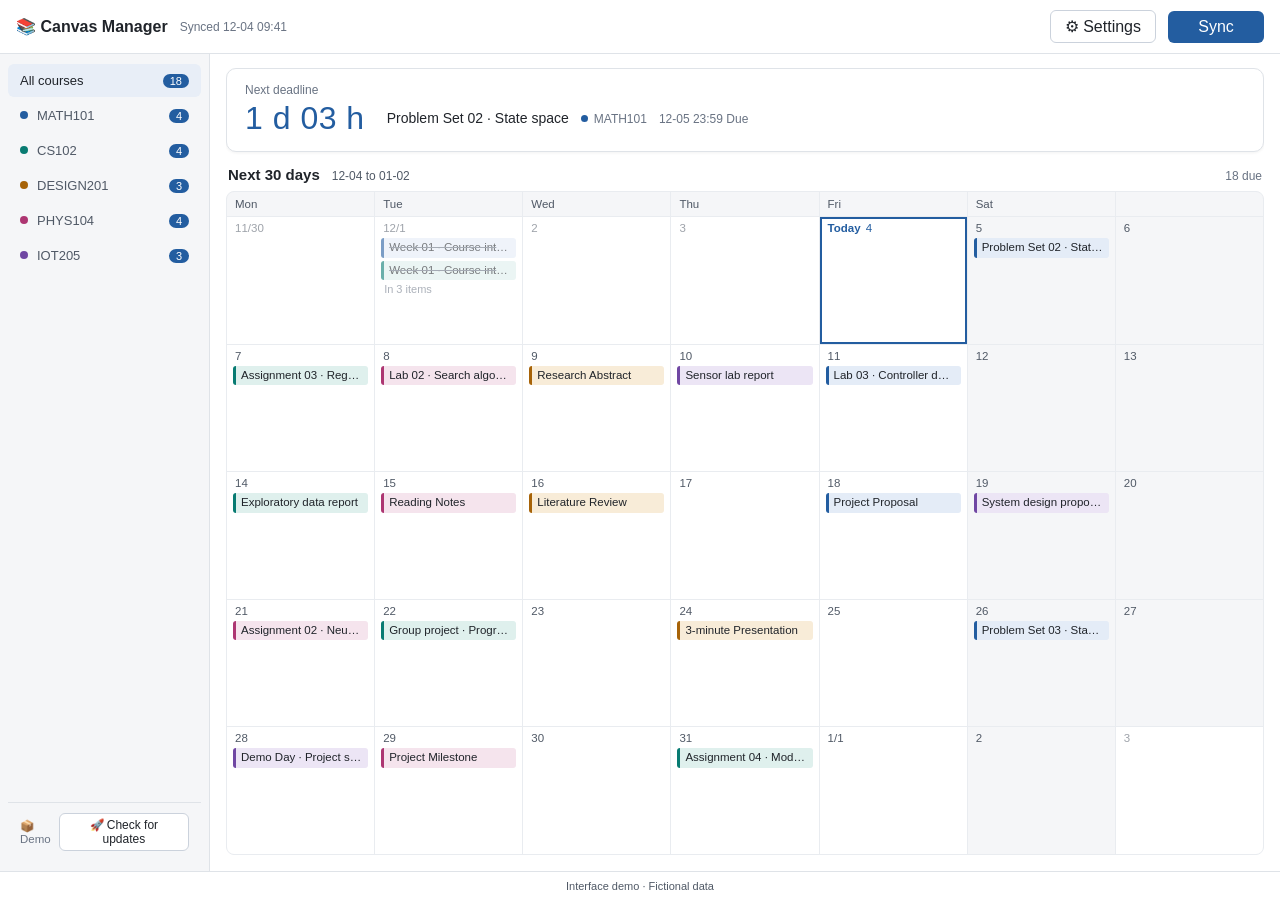
<file: site/demo/en.html>
<!DOCTYPE html>
<html lang="en">
<head>
  <meta charset="UTF-8">
  <meta http-equiv="Content-Security-Policy" content="default-src 'self'; connect-src 'none'; style-src 'self' 'unsafe-inline'; img-src 'self' data:; font-src 'self'; form-action 'none'; base-uri 'self';">
  <meta name="viewport" content="width=device-width, initial-scale=1">
  <meta name="robots" content="noindex">
  <title>Canvas Manager · 界面演示</title>
  <link rel="stylesheet" href="style.css">
  <link rel="stylesheet" href="demo.css">
</head>
<body data-theme="default">
  <!-- 顶栏元素在 Claude Theme下由 arrangeChrome() 挪进侧边栏,其它Theme保持原位 -->
  <header>
    <h1 id="app-title">📚 Canvas Manager</h1>
    <span id="synced-at" class="synced"></span>
    <button id="ai-settings-btn" title="Settings(智能服务 / Appearance)">⚙ Settings</button>
    <button id="refresh-btn" class="primary"><svg class="sync-svg" viewBox="0 0 16 16" aria-hidden="true"><path d="M13.2 6.4A5.3 5.3 0 0 0 3.3 5M2.8 9.6a5.3 5.3 0 0 0 9.9 1.4" /><path d="M3.1 2.4v2.9H6M12.9 13.6v-2.9H10" /></svg><span class="sync-label">Sync</span></button>
  </header>
  <div id="sync-progress" class="hidden" role="status" aria-live="polite">
    <div class="sync-progress-heading">
      <span id="sync-progress-title">Connecting to Canvas…</span>
      <span id="sync-progress-count"></span>
    </div>
    <div id="sync-progress-track" class="sync-progress-track" role="progressbar" aria-label="Course sync progress" aria-valuemin="0" aria-valuemax="100">
      <div id="sync-progress-fill" class="sync-progress-fill indeterminate"></div>
    </div>
    <div id="sync-progress-detail"></div>
  </div>
  <div id="app">
    <nav id="course-nav">
      <div id="nav-head" class="only-claude">
        <div id="nav-brand"></div>
        <div id="nav-sync"></div>
      </div>
      <div class="nav-label only-claude">Course</div>
      <div id="nav-items"></div>
      <div id="update-footer">
        <span id="update-status">📦 v-</span>
        <button id="update-check-btn" title="Check for updates">🚀 Check for updates</button>
      </div>
    </nav>
    <div id="update-panel" class="hidden">
      <div class="update-panel-head">
        <span>Update available</span>
        <button id="update-panel-close">✕</button>
      </div>
      <div id="update-progress-box" class="hidden">
        <div class="prog-line" id="update-stage"></div>
        <div class="prog-detail" id="update-detail"></div>
        <div class="prog-bar"><div class="prog-fill" id="update-fill"></div></div>
      </div>
      <div id="update-new-box" class="hidden">
        <div id="update-notes" class="update-notes"></div>
        <div class="modal-actions" style="padding:8px 0 0">
          <button id="update-later-btn">Later</button>
          <button id="update-now-btn" class="primary">⬇ Update now</button>
        </div>
      </div>
    </div>
    <main>
      <!-- 看板舞台:All courses = Mon块固定看板(Next deadline + 30 d/历);
           具体Course = Assignments/Announcements/Course files/结构min析Thu块看板,Overview平铺,单击后Mon大Wed小(台前调度) -->
      <div id="stage" data-mode="home">
        <div id="home-view" class="hidden"></div>
        <div id="stage-strip-head">
          <button id="stage-overview-btn" title="Back toThuboards(Esc)"><svg class="grid-svg" viewBox="0 0 16 16" aria-hidden="true"><rect x="2" y="2" width="5" height="5" rx="1.2" /><rect x="9" y="2" width="5" height="5" rx="1.2" /><rect x="2" y="9" width="5" height="5" rx="1.2" /><rect x="9" y="9" width="5" height="5" rx="1.2" /></svg><span>Overview</span></button>
        </div>
        <section class="board" data-board="assignments" aria-labelledby="board-title-assignments">
          <div class="board-head">
            <button class="board-title" id="board-title-assignments" data-section="assignments">Assignments</button>
            <span class="board-meta" id="board-meta-assignments"></span>
          </div>
          <div class="board-frame"><div class="board-surface">
            <div id="sub-filters">
              <button class="chip active" data-filter="pending">To do</button>
              <button class="chip" data-filter="overdue">Overdue</button>
              <button class="chip" data-filter="done">Completed</button>
              <button class="chip" data-filter="all">All</button>
            </div>
            <div id="content">
              <div id="assignment-list"></div>
              <div id="detail-panel" class="hidden" role="region" aria-labelledby="detail-title">
                <div class="detail-header">
                  <span id="detail-title"></span>
                  <button id="detail-close" aria-label="Close assignment">✕</button>
                </div>
                <div id="detail-meta"></div>
                <div class="detail-actions">
                  <button id="detail-open">🌐 Open in Canvas</button>
                  <button id="detail-interpret" class="primary">✨ AI Explain</button>
                  <button id="detail-plan-btn" class="primary">📋 Plan assignment</button>
                </div>
                <div id="detail-desc" class="detail-desc"></div>
                <div id="detail-interpretation" class="detail-translation hidden"></div>
                <div id="detail-plan" class="detail-translation plan hidden"></div>
              </div>
            </div>
          </div></div>
        </section>
        <section class="board" data-board="announcements" aria-labelledby="board-title-announcements">
          <div class="board-head">
            <button class="board-title" id="board-title-announcements" data-section="announcements">Announcements</button>
            <span class="board-meta" id="board-meta-announcements"></span>
          </div>
          <div class="board-frame"><div class="board-surface">
            <div id="ann-view">
              <div id="ann-list"></div>
            </div>
          </div></div>
        </section>
        <section class="board" data-board="files" aria-labelledby="board-title-files">
          <div class="board-head">
            <button class="board-title" id="board-title-files" data-section="files">Course files</button>
            <span class="board-meta" id="board-meta-files"></span>
          </div>
          <div class="board-frame"><div class="board-surface">
            <div id="files-view">
              <div class="files-toolbar">
                <span id="files-hint" class="synced"></span>
                <button id="download-all-btn" class="primary">⬇ Download all</button>
              </div>
              <div id="files-list"></div>
            </div>
          </div></div>
        </section>
        <section class="board" data-board="analysis" aria-labelledby="board-title-analysis">
          <div class="board-head">
            <button class="board-title" id="board-title-analysis" data-section="analysis">Course guide</button>
            <span class="board-meta" id="board-meta-analysis"></span>
          </div>
          <div class="board-frame"><div class="board-surface">
            <div id="analysis-view">
              <div class="analysis-toolbar">
                <span id="analysis-course-name"></span>
                <button id="analysis-cancel" class="hidden">Cancel</button>
                <button id="analysis-start" class="primary">▶ Analyze course</button>
                <span id="analysis-cost-hint" class="synced"></span>
              </div>
              <div id="analysis-progress" class="hidden"></div>
              <div id="analysis-result"></div>
            </div>
          </div></div>
        </section>
      </div>
    </main>
  </div>

  <div id="settings-modal" class="modal hidden">
    <div class="modal-body">
      <h2>⚙ Settings</h2>
      <div class="ai-status">
        <span id="ai-status-model">🤖 Model not configured</span>
        <div id="effort-seg" class="seg hidden" title="AI Reasoning level:Affects all AI features' speed and depth">
          <button data-effort="fast">⚡ Fast</button>
          <button data-effort="balanced">⚖️ Balanced</button>
          <button data-effort="deep">🎯 Deep</button>
        </div>
      </div>
      <label>Appearance
        <select id="theme-select" title="切换Theme">
          <option value="default">默认 · 白色</option>
          <option value="chatgpt">💬 ChatGPT</option>
          <option value="claude">🟠 Claude</option>
          <option value="hkust">🎓 HKUST</option>
        </select>
      </label>
      <label>AI Provider
        <select id="ai-provider"></select>
      </label>
      <label id="ai-baseurl-row">API URL(Base URL)<input id="ai-baseurl" placeholder="https://.../v1"></label>
      <label>Model(Presets use a specific multimodal model)
        <input id="ai-model" placeholder="Filled automatically for presets">
      </label>
      <label>API Key<input id="ai-key" type="password" placeholder="sk-..."></label>
      <button id="ai-key-link" class="linklike hidden">↗ Get from the provider / purchase API Key</button>
      <p class="hint">Presets only require API Key,Model and endpoint are set automatically。Key Stored locally,Never uploaded。</p>
      <div class="privacy-box">
        <div class="privacy-head">
          <span>🔒 Privacy and diagnostics</span>
          <label class="switch-like"><input type="checkbox" id="telemetry-toggle" checked> Record diagnostics</label>
        </div>
        <p class="privacy-text">
          Anonymous diagnostics are stored in<b>the local file data/telemetry.jsonl</b>,to help troubleshoot sync and download failures。
          <b>Nothing is uploaded automatically。</b>Includes:random installation ID(not linked to your identity)、app version, OS and hardware(OS/CPU/memory)、
          feature events(Sync与Download的成败、错误码、Files大小、AI Provider与Model name、Feature使用次数——only course counts,no course names)。
          <b>Excludes:</b>姓名、学号、API Key、Assignments与Course内容。
        </p>
        <div class="privacy-actions">
          <button id="telemetry-export-btn">📤 Export diagnostics(share to help troubleshoot)</button>
        </div>
      </div>
      <div class="modal-actions">
        <button id="ai-test-btn">Test connection</button>
        <span style="flex:1"></span>
        <button id="ai-cancel-btn">Cancel</button>
        <button id="ai-save-btn" class="primary">Save</button>
      </div>
    </div>
  </div>

  <div id="toast" class="hidden"></div>
  <div class="demo-label" role="note">Interface demo · Fictional data</div>
  <script src="en-bridge.js"></script>
  <script src="vendor/marked.umd.js"></script>
  <script src="en-app.js"></script>
</body>
</html>
</file>
<file: site/styles.css>
/* Canvas Manager — static, local assets; neutral website / white-blue product. */
@font-face{font-family:"Source Serif 4";src:url("demo/fonts/SourceSerif4-latin-opsz.woff2") format("woff2");font-weight:200 900;font-style:normal;font-display:swap}
:root{
 --bg:oklch(.985 .002 260);--surface:oklch(1 0 0);--fg:oklch(.25 .01 260);--muted:oklch(.47 .012 260);--border:oklch(.88 .008 260);--accent:oklch(.546 .245 263);
 --soft:oklch(.956 .004 260);--dark:oklch(.205 .008 260);--dark-surface:oklch(.255 .009 260);--on-dark:oklch(.965 .002 260);--muted-dark:oklch(.76 .012 260);--border-dark:oklch(.41 .009 260);
 --blue-soft:oklch(.956 .021 263);--blue-ink:oklch(.45 .17 263);--blue-line:oklch(.81 .064 263);--success:oklch(.45 .09 165);--success-soft:oklch(.945 .024 165);--course-alt:oklch(.47 .10 307);--course-alt-soft:oklch(.95 .02 307);
 --font-display:"Source Serif 4","Songti SC","STSong","Noto Serif CJK SC",Georgia,serif;
 --font-body:"PingFang SC","Hiragino Sans GB","Microsoft YaHei",-apple-system,BlinkMacSystemFont,"Segoe UI",sans-serif;
 --font-mono:"SFMono-Regular",Consolas,"Liberation Mono",monospace;
 --ease:cubic-bezier(.2,0,0,1);--shadow:0 16px 48px oklch(.2 .01 260 / .07);
}
*{box-sizing:border-box}html{scroll-padding-top:108px}body{margin:0;background:var(--bg);color:var(--fg);font:16px/1.8 var(--font-body);-webkit-font-smoothing:antialiased}a{color:inherit;text-decoration:none}button{font:inherit;color:inherit;cursor:pointer}button,a,summary{-webkit-tap-highlight-color:transparent}a,button,summary{touch-action:manipulation}a:focus-visible,button:focus-visible,summary:focus-visible{outline:3px solid currentColor;outline-offset:5px}::selection{background:var(--blue-soft);color:var(--fg)}.wrap{width:min(1240px,calc(100% - 112px));margin-inline:auto}h1,h2,h3,h4,p{margin-top:0}h1,h2,h3{font-family:var(--font-display);font-weight:550;letter-spacing:0;line-height:1.4;text-wrap:balance}h2{font-size:clamp(34px,3.7vw,52px);margin-bottom:24px}h3{font-size:28px}p{text-wrap:pretty}button{letter-spacing:.02em}.eyebrow{color:var(--muted);font:500 14px/1.7 var(--font-body);letter-spacing:.02em;margin-bottom:18px}.skip-link{position:fixed;top:-90px;left:20px;padding:12px 20px;background:var(--surface);color:var(--fg);z-index:200}.skip-link:focus{top:20px}.section{padding-block:112px}
/* A quiet, always available glass Dock. */
.site-header{position:fixed;inset:18px 0 auto;z-index:60;width:min(1180px,calc(100% - 48px));height:68px;margin:auto;padding:8px 9px 8px 22px;display:flex;align-items:center;gap:18px;border:1px solid oklch(.75 .01 260 / .45);border-radius:999px;background:oklch(.985 .002 260 / .86);backdrop-filter:blur(24px);-webkit-backdrop-filter:blur(24px);box-shadow:0 8px 28px oklch(.2 .01 260 / .07),inset 0 1px 0 var(--surface);transition:box-shadow 150ms,background 150ms}.site-header.is-scrolled{background:oklch(.985 .002 260 / .94);box-shadow:0 8px 32px oklch(.2 .01 260 / .12)}.brand{display:flex;align-items:center;gap:10px;font-size:18px;font-weight:550;min-height:44px}.brand-mark{display:block;width:34px;height:34px;border-radius:9px}.brand b{font-size:14px;font-weight:400;color:var(--muted);margin-left:4px}.dock-version{color:var(--muted);font-size:11px;border:1px solid var(--border);padding:2px 6px;border-radius:5px;font-variant-numeric:tabular-nums}.site-header nav{display:flex;gap:24px;margin-left:auto;font-size:14px}.site-header nav a{display:flex;align-items:center;min-height:44px}.site-header nav a:hover{text-decoration:underline;text-underline-offset:5px}.dock-actions{display:flex;align-items:center;gap:12px;margin-left:auto}.language-link{font-size:13px;display:grid;place-items:center;min-width:44px;min-height:44px;border-radius:50%}.language-link:hover{background:var(--soft)}.dock-download{display:flex;align-items:center;border:1px solid var(--fg);border-radius:999px;background:var(--fg);color:var(--surface);overflow:visible}.nav-download{display:flex;align-items:center;justify-content:center;gap:8px;min-height:46px;padding:0 17px;font-size:14px;font-weight:550;border-radius:999px 0 0 999px;white-space:nowrap}.nav-download:hover{background:var(--dark);color:var(--surface)}#download-menu-toggle{width:44px;min-height:44px;margin-right:2px;border:0;border-left:1px solid var(--border-dark);background:none;color:var(--surface);border-radius:0 999px 999px 0;font-size:20px}#download-menu-toggle:hover{background:var(--dark-surface)}.download-menu{position:absolute;right:8px;top:calc(100% + 10px);width:280px;max-width:calc(100vw - 40px);padding:8px;border:1px solid var(--border);border-radius:16px;background:var(--surface);box-shadow:var(--shadow)}.download-menu[hidden]{display:none}.download-menu a{display:flex;flex-direction:column;gap:3px;padding:14px 16px;border-radius:9px;font-size:15px}.download-menu small{font-size:12px;color:var(--muted)}.download-menu a:hover{background:var(--soft);color:var(--fg)}
/* Stable type, generous frame, actual product interface. */
.hero{position:relative}.hero-inner{display:flex;flex-direction:column;gap:48px;padding-block:158px 0}.hero-copy{width:100%;max-width:900px;margin-inline:auto;text-align:center}.hero-copy h1{font-size:clamp(48px,5.7vw,80px);line-height:1.35;margin:0 0 24px;font-weight:550}.accent-word{color:var(--fg)}.hero-description{font-size:18px;line-height:1.8;color:var(--muted);max-width:650px;margin:0 auto 20px}.hero-footnote{font-size:13px;color:var(--muted);margin:0}.product-stage{width:min(100%,1040px);min-width:0}.product-window{border:1px solid var(--border);border-radius:12px;overflow:hidden;background:var(--surface);box-shadow:0 28px 70px -24px oklch(.2 .01 260 / .23)}.window-chrome{position:relative;height:34px;display:flex;align-items:center;justify-content:center;border-bottom:1px solid var(--border);background:var(--soft);color:var(--muted);font-size:11px}.traffic-lights{position:absolute;left:14px;display:flex;gap:6px}.traffic-lights i{width:8px;height:8px;border-radius:50%;background:oklch(.66 .17 25)}.traffic-lights i:nth-child(2){background:oklch(.8 .13 85)}.traffic-lights i:nth-child(3){background:oklch(.71 .14 145)}.demo-viewport{position:relative;aspect-ratio:1180/800;overflow:hidden;width:100%}.demo-viewport iframe{position:absolute;top:0;left:0;width:1180px;height:800px;transform:scale(var(--demo-scale,.6));transform-origin:top left;border:0;pointer-events:none}.preview-caption{font-size:13px;text-align:center;color:var(--muted);margin:20px 0 0}.hero-bottom{display:flex;justify-content:center;padding:32px 0 50px}.continue-link{display:flex;flex-direction:column;align-items:center;gap:8px;font-size:13px;color:var(--muted);padding:8px 16px}.continue-link:hover{color:var(--fg)}.continue-link svg{width:24px;height:30px;stroke:var(--fg);stroke-width:1.5;animation:continue-down 2.4s ease-in-out 3}.continue-link:hover svg{animation-play-state:paused}@keyframes continue-down{0%,100%{transform:translateY(0)}50%{transform:translateY(5px)}}
.promise-section{display:grid;grid-template-columns:1.5fr 1fr 1fr;gap:55px;padding-block:48px 62px;border-bottom:1px solid var(--border)}.project-promise{text-align:left;max-width:560px}.project-promise strong{font-size:23px;font-weight:550}.project-promise p{font-size:15px;color:var(--muted);line-height:1.8;margin:14px 0}.project-promise a{font-size:14px;text-decoration:underline;text-underline-offset:5px;display:inline-flex;align-items:center;min-height:44px}.project-promise a:hover{text-decoration-thickness:2px}.promise-detail{display:flex;gap:16px;padding-top:7px}.promise-detail>span{font-size:12px;color:var(--muted)}.promise-detail p{font-size:14px;color:var(--muted);margin:0}.promise-detail strong{font-size:16px;color:var(--fg);font-weight:550}
/* Feature rhythm: a pair, a wide overview, three reading rows, an AI report. */
.feature-gallery{padding-block:112px 70px}.gallery-intro{max-width:780px;margin-bottom:54px}.gallery-intro h2{font-size:clamp(38px,4vw,56px);margin-bottom:20px}.gallery-intro>p:last-of-type{font-size:16px;color:var(--muted);max-width:600px;margin-bottom:18px}.text-button{display:inline-flex;align-items:center;gap:8px;min-height:44px;border:0;border-bottom:1px solid var(--fg);padding:5px 0;background:none;color:var(--fg);font-size:14px}.text-button:hover{border-bottom-width:2px}.feature-grid{display:grid;grid-template-columns:repeat(12,minmax(0,1fr));gap:30px}.feature-tile{position:relative;min-width:0;grid-column:1/-1;padding:44px 38px;border:1px solid var(--border);border-radius:12px;background:var(--soft)}.feature-copy{max-width:560px;padding-right:28px;min-width:0}.feature-copy .chapter-label{font:500 13px/1.8 var(--font-body);color:var(--muted);margin:0 0 16px;display:flex;align-items:center;gap:12px}.feature-index{font-variant-numeric:tabular-nums}.feature-copy h3{margin-bottom:16px;line-height:1.4;font-size:30px;text-wrap:balance}.feature-copy>p:not(.chapter-label){font-size:15px;line-height:1.8;color:var(--muted);margin-bottom:18px}.chapter-note{display:block;color:var(--muted);font-size:13px}.feature-tile>.preview-pause{right:20px;top:22px}.tile-sync{grid-column:span 5}.tile-home{grid-column:span 7}.tile-sync,.tile-home{display:flex;flex-direction:column;padding:32px 28px}.tile-sync .feature-copy,.tile-home .feature-copy{margin-bottom:30px;min-height:200px}.tile-sync .live-preview,.tile-home .live-preview{margin-top:auto;flex:1;min-height:326px}.tile-overview{display:grid;grid-template-columns:.72fr 1.28fr;gap:40px;align-items:center;padding-block:54px}.tile-assignments,.tile-announcements,.tile-files{display:grid;grid-template-columns:1fr 1fr;align-items:center;gap:80px;border:0;border-bottom:1px solid var(--border);border-radius:0;background:none;padding:52px 40px}.tile-assignments{margin-top:14px}.tile-announcements .feature-copy{grid-column:2;grid-row:1}.tile-announcements .live-preview{grid-column:1;grid-row:1}.tile-files{margin-bottom:32px}.tile-analysis{display:grid;grid-template-columns:.8fr 1.2fr;align-items:center;gap:42px;background:var(--dark);color:var(--on-dark);border-color:var(--dark);padding:50px 38px}.tile-analysis .chapter-label,.tile-analysis .chapter-note,.tile-analysis .feature-copy>p:not(.chapter-label){color:var(--muted-dark)}.tile-analysis .feature-copy h3{font-size:34px}.tile-analysis .ai-data-note{margin-top:24px!important;font-size:13px!important;padding-top:18px;border-top:1px solid var(--border-dark)}.tile-analysis>.preview-pause{color:var(--on-dark)}.tile-analysis>.preview-pause:hover{background:var(--dark-surface)}.gallery-note{font-size:13px;color:var(--muted);text-align:center;margin:28px 0 0}
.preview-pause{position:absolute;right:0;top:0;width:44px;height:44px;display:grid;place-items:center;border:1px solid transparent;border-radius:50%;background:transparent;color:var(--fg);font-size:17px;z-index:2}.preview-pause:hover{background:var(--surface);border-color:var(--border)}.preview-pause[aria-pressed=true]{border-color:currentColor}.live-preview{position:relative;min-width:0;background:var(--surface);color:var(--fg);font-size:13px;border:1px solid var(--border);border-radius:10px;box-shadow:var(--shadow);overflow:hidden;animation-play-state:paused}.live-preview *,.live-preview *:before,.live-preview *:after{animation-play-state:inherit!important}.is-playing:not(.is-paused) .live-preview{animation-play-state:running}[data-motion-preview]:hover .live-preview,[data-motion-preview]:focus-within .live-preview{animation-play-state:paused}

/* Existing product previews, bound to Canvas roles. */
.mini-bar{height:43px;display:flex;align-items:center;gap:9px;padding:0 16px;border-bottom:1px solid var(--soft);font-size:11px;color:var(--blue-ink);background:var(--surface)}.mini-bar b{font-weight:500}.mini-logo{display:grid;place-items:center;width:24px;height:24px;border-radius:7px;background:var(--blue-soft);color:var(--muted);font-size:12px;font-weight:700}.mini-dots{margin-left:auto;color:var(--blue-line);letter-spacing:2px}
.preview-sync{padding-bottom:20px}.sync-orbit{display:flex;align-items:center;justify-content:center;gap:24px;margin:24px auto 20px;position:relative;height:62px}.sync-orbit>span,.sync-orbit>b{display:grid;place-items:center;height:54px;padding:0 17px;border:1px solid var(--blue-soft);border-radius:16px;background:var(--soft);font-size:13px;font-weight:600;color:var(--blue-ink)}.sync-orbit>b{background:var(--blue-ink);color:var(--surface);font-size:20px}.sync-orbit i{width:64px;height:1px;background:var(--blue-line);position:relative}.sync-orbit i:before,.sync-orbit i:after{content:'';position:absolute;top:-3px;left:0;width:7px;height:7px;border-radius:50%;background:var(--muted);animation:sync-packet 3s ease-in-out infinite}.sync-orbit i:after{animation-delay:1.5s;background:var(--blue-line)}
.sync-line{display:flex;justify-content:space-between;margin:0 20px 8px;font-size:10px;color:var(--muted)}.sync-meter{height:4px;border-radius:4px;background:var(--soft);margin:0 20px 18px;overflow:hidden}.sync-meter i{display:block;width:100%;height:100%;background:var(--blue-ink);transform-origin:left;animation:sync-fill 9s ease-in-out infinite}.sync-courses{margin:0 18px}.sync-course{display:flex;align-items:center;gap:12px;padding:10px 0;animation:course-arrive 9s ease-in-out infinite;animation-delay:calc(var(--i)*.5s)}.sync-course b{font-size:11px;font-weight:500}.sync-course small{display:block;font-size:9px;color:var(--blue-line)}.course-square{width:31px;height:35px;border-radius:8px;display:grid;place-items:center;font-weight:600;background:var(--blue-soft);color:var(--muted)}.color-1{background:var(--soft);color:var(--muted)}.color-2{background:var(--soft);color:var(--blue-ink)}.sync-check{margin-left:auto;color:var(--muted);font-size:13px}
.preview-home{padding-bottom:20px;display:grid;grid-template-columns:1fr 1.1fr;gap:0 18px}.preview-home .mini-bar{grid-column:1/-1}.deadline-preview{margin:24px 0 0 20px;border-radius:13px;padding:22px 17px;position:relative;overflow:hidden;background:var(--soft);align-self:start}.deadline-preview>span{font-size:10px;color:var(--muted)}.deadline-preview strong{display:block;font-size:25px;line-height:1.5;font-weight:500;margin:13px 0;color:var(--blue-ink);white-space:nowrap}.deadline-preview strong small{font-size:10px;color:var(--muted)}.deadline-preview p{font-size:11px;margin:0}.deadline-preview p b{display:block;font-size:9px;color:var(--muted);font-weight:500}.deadline-wave{position:absolute;width:150px;height:150px;border:1px solid var(--blue-line);border-radius:50%;right:-80px;bottom:-70px;animation:deadline-pulse 4s ease-in-out infinite}.deadline-wave:before{content:'';position:absolute;inset:15px;border:1px solid var(--blue-line);border-radius:50%}
.mini-calendar{margin:24px 20px 0 0}.calendar-heading{display:flex;justify-content:space-between;align-items:center;margin-bottom:16px;font-size:11px}.calendar-heading span{color:var(--blue-line)}.calendar-week,.calendar-grid{display:grid;grid-template-columns:repeat(7,1fr);text-align:center;gap:4px}.calendar-week{font-size:9px;color:var(--blue-line);margin-bottom:10px}.calendar-day{position:relative;border-radius:6px;height:30px;display:grid;place-items:center;font-size:10px;color:var(--muted)}.calendar-day.has-task{background:var(--soft);color:var(--muted);animation:calendar-focus 9s ease-in-out infinite;animation-delay:calc(var(--i)*2s)}.calendar-day i{width:3px;height:3px;background:var(--muted);border-radius:50%;position:absolute;bottom:3px;display:none}.has-task i{display:block}
.preview-overview{align-self:end}.mini-board-grid{display:grid;grid-template-columns:repeat(3,1fr);gap:12px;padding:22px}.mini-board{min-width:0;padding:16px 12px;border:1px solid var(--soft);border-radius:12px;background:var(--surface);animation:board-focus 9s ease-in-out infinite;animation-delay:calc(var(--i)*3s)}.board-icon{display:grid;place-items:center;width:30px;height:30px;border-radius:9px;background:var(--soft);color:var(--muted);font-size:17px;margin-bottom:20px}.mini-board>b{display:block;font-size:12px;font-weight:500}.mini-board>small{display:block;font-size:9px;color:var(--muted);margin:4px 0 22px}.board-skeleton i{display:block;height:5px;border-radius:5px;background:var(--soft);margin:10px 0;overflow:hidden;position:relative}.board-skeleton i:after{content:'';position:absolute;inset:0;background:var(--blue-ink);animation:skeleton-shine 3s linear infinite;transform:translateX(-100%)}.board-skeleton i:nth-child(2){width:75%}.board-skeleton i:nth-child(3){width:55%}
.preview-assignments,.preview-announcements,.preview-files{height:310px}
.mini-task-list{padding:12px 16px}.mini-task{display:flex;align-items:center;gap:10px;padding:15px 0;border-bottom:1px solid var(--soft);animation:task-focus 10s ease-in-out infinite;animation-delay:calc(var(--i)*2.4s)}.task-checkbox{width:14px;height:14px;border:1px solid var(--blue-line);border-radius:4px;flex-shrink:0}.mini-task b{font-size:10px;font-weight:500}.mini-task small{display:block;font-size:9px;color:var(--muted)}.mini-task em{font-size:9px;color:var(--muted);font-style:normal;margin-left:auto;white-space:nowrap}.mini-helper{margin:6px 16px;padding:12px 10px;background:var(--soft);border:1px solid var(--blue-soft);border-radius:8px;font-size:9px;color:var(--muted);position:relative;overflow:hidden}.mini-helper>span{margin-right:5px;color:var(--muted)}.mini-helper>i{position:absolute;inset:0;background:var(--blue-ink);animation:skeleton-shine 5s linear infinite;transform:translateX(-100%)}
.mini-notifications{padding:0 16px}.mini-notification{display:flex;gap:10px;padding:15px 0;border-bottom:1px solid var(--soft);position:relative;animation:notice-arrive 10s ease-in-out infinite;animation-delay:calc(var(--i)*1s)}.notice-avatar{width:25px;height:25px;border-radius:7px;background:var(--soft);color:var(--muted);display:grid;place-items:center;flex-shrink:0;font-size:10px}.mini-notification small{font-size:8px;color:var(--blue-line)}.mini-notification b{display:block;font-size:10px;font-weight:500;margin:4px 0}.mini-notification p{font-size:9px;color:var(--muted);margin:0}.mini-notification>i{width:4px;height:4px;border-radius:50%;background:var(--muted);position:absolute;top:25px;right:0;animation:calendar-focus 4s infinite}
.mini-files{padding:8px 16px}.mini-file{display:flex;align-items:center;gap:10px;padding:17px 0;border-bottom:1px solid var(--soft)}.file-badge{font-size:8px;border-radius:7px;background:var(--soft);color:var(--muted);width:30px;height:37px;display:grid;place-items:center;flex-shrink:0}.mini-file>div{flex:1;min-width:0}.mini-file b{font-size:10px;font-weight:500}.mini-file small{display:block;font-size:8px;color:var(--blue-line)}.file-progress{height:3px;background:var(--soft);border-radius:3px;overflow:hidden;margin-top:8px}.file-progress i{display:block;height:100%;background:var(--muted);transform-origin:left;animation:file-fill 10s ease-in-out infinite;animation-delay:calc(var(--i)*.8s)}.file-done{font-size:15px;color:var(--muted);animation:file-check 10s ease-in-out infinite;animation-delay:calc(var(--i)*.8s)}.mini-local{font-size:9px;color:var(--blue-line);margin:12px 16px}
.analysis-report{padding:27px 22px;display:grid;grid-template-columns:1fr .4fr;gap:25px}.report-label{font-size:9px;letter-spacing:.1em;color:var(--blue-line)}.analysis-report h4{font-size:18px;font-weight:500;margin:13px 0;color:var(--blue-ink)}.report-type{font-size:9px;white-space:nowrap;color:var(--muted);max-width:100%;overflow:hidden;animation:report-type 12s steps(42,end) infinite;clip-path:inset(0 0 0 0)}.learning-graph{width:100%;height:auto;display:block;margin-top:20px;overflow:visible}.graph-link{stroke:var(--blue-line);stroke-width:1.5;stroke-dasharray:700;stroke-dashoffset:0;animation:graph-draw 12s ease-in-out infinite}.graph-node circle{fill:var(--soft);stroke:var(--blue-line)}.graph-packet{fill:var(--muted);animation:graph-travel 6s ease-in-out infinite}.report-outline{align-self:center}.report-outline p{display:flex;align-items:center;gap:7px;margin:0;padding:17px 0;border-bottom:1px solid var(--soft);animation:report-outline 12s ease-in-out infinite;animation-delay:calc(var(--i)*1.4s)}.report-outline span{font-size:8px;color:var(--blue-line)}.report-outline b{font-size:9px;font-weight:500;white-space:nowrap}.report-outline i{width:4px;height:4px;border-radius:50%;background:var(--blue-line);margin-left:auto}

/* Readable demonstration content; reserve the strongest blue for selected states. */
.mini-bar{height:46px;background:var(--surface);color:var(--muted);font-size:12px;border-color:var(--border);padding:0 16px}.mini-logo{background:none}.mini-logo img{display:block;width:24px;height:24px}.mini-dots{color:var(--muted)}.sync-orbit{margin:24px 0}.sync-orbit>span{color:var(--fg);background:var(--soft);border-color:var(--border);border-radius:10px}.sync-orbit>b{background:var(--blue-ink);color:var(--surface);border-radius:10px}.sync-course b{font-size:13px}.sync-course small{font-size:11px;color:var(--muted)}.sync-course{padding:11px 0}.sync-check{color:var(--success)}.sync-line{font-size:12px;color:var(--muted)}.color-1{color:var(--course-alt);background:var(--course-alt-soft)}.color-2{color:var(--success);background:var(--success-soft)}.deadline-preview{background:var(--soft);padding:20px 16px}.deadline-preview>span,.deadline-preview strong small,.deadline-preview p b{font-size:11px;color:var(--muted)}.deadline-preview strong{font-size:29px;color:var(--fg);font-variant-numeric:tabular-nums}.deadline-preview p{font-size:13px}.deadline-wave{display:none}.mini-calendar{margin-top:28px}.calendar-heading{font-size:13px}.calendar-heading span,.calendar-week,.calendar-day{color:var(--muted);font-size:11px}.calendar-day.has-task{background:var(--blue-soft);color:var(--blue-ink)}.mini-board-grid{padding:24px 18px;gap:12px}.mini-board{background:var(--surface);padding:16px 12px;border-radius:8px;border-color:var(--border)}.board-icon{margin-bottom:20px;background:var(--blue-soft);color:var(--blue-ink)}.board-icon svg{width:20px;height:20px;fill:none;stroke:currentColor;stroke-width:1.7;stroke-linecap:round;stroke-linejoin:round}.mini-board>b{font-size:14px}.mini-board>small{font-size:11px;color:var(--muted);margin-bottom:22px}.board-content{border-top:1px solid var(--border);padding-top:15px;min-height:70px}.board-content strong{display:block;font-size:11px;font-weight:500;line-height:1.7}.board-content span{font-size:10px;color:var(--muted);display:block;margin-top:8px}.preview-assignments,.preview-announcements,.preview-files{height:auto;min-height:320px}.mini-task-list,.mini-notifications,.mini-files{padding-inline:22px}.mini-task{padding-block:18px}.mini-task b,.mini-notification b,.mini-file b{font-size:14px}.mini-task small,.mini-task em,.mini-notification small,.mini-notification p,.mini-file small,.mini-local{font-size:12px;color:var(--muted)}.mini-task em{color:var(--blue-ink)}.mini-helper{font-size:12px;padding:12px;background:var(--blue-soft);color:var(--blue-ink);margin:12px 22px 22px}.mini-helper>i{display:none}.mini-notification{padding-block:17px;gap:14px}.notice-avatar{width:30px;height:30px;font-size:12px;background:var(--soft);color:var(--muted)}.mini-notification>i{background:var(--blue-ink)}.mini-file{padding-block:19px;gap:14px}.file-badge{width:35px;height:43px;font-size:10px;background:var(--soft);color:var(--muted)}.file-progress i{background:var(--blue-ink)}.file-done{font-size:17px;color:var(--success)}.mini-local{margin:16px 22px 22px}.analysis-report{grid-template-columns:1fr;padding:28px 24px;gap:14px}.analysis-report h4{font:550 22px/1.5 var(--font-display);color:var(--fg)}.report-label{font-size:11px;color:var(--muted);letter-spacing:.08em}.report-type{font-size:12px;white-space:normal;line-height:1.8;color:var(--muted);animation:none;overflow:visible}.learning-graph{margin-top:14px;max-height:150px}.graph-link{stroke:var(--blue-line)}.graph-node circle{fill:var(--blue-soft);stroke:var(--blue-line)}.graph-packet{fill:var(--blue-ink)}.report-outline{display:grid;grid-template-columns:repeat(3,1fr);gap:12px}.report-outline p{font-size:12px;padding:14px 0}.report-outline span,.report-outline b{font-size:12px;color:var(--fg);white-space:normal}.report-outline i{background:var(--success)}.grade-demo{grid-column:1/-1;padding-top:12px}.grade-demo>span,.grade-demo>p{font-size:12px;color:var(--muted)}.grade-demo>p{margin-bottom:0;border:0;animation:none!important;padding:0;line-height:1.8}.grade-bar{height:10px;display:flex;gap:3px;margin:12px 0}.grade-bar i{width:var(--share);height:100%;background:var(--fg);border-radius:2px}.grade-bar i:nth-child(2){background:var(--muted)}.grade-bar i:nth-child(3){background:var(--blue-ink)}
/* Optional extension studio: two graphite panels, with autonomous slow playback. */
.motion-cards{display:grid;grid-template-columns:1fr 1fr;gap:28px;padding-block:40px 70px}.motion-card{position:relative;min-width:0;border:1px solid var(--border-dark);border-radius:12px;background:var(--dark);color:var(--on-dark);padding:40px 36px 0;overflow:hidden}.motion-card-heading{position:relative;padding-right:28px;min-height:180px}.motion-card-heading h2{font-size:32px;line-height:1.4;margin-bottom:18px}.motion-card-heading p{font-size:15px;line-height:1.8;color:var(--muted-dark);margin:0}.motion-card .preview-pause{color:var(--on-dark);right:-12px;top:-5px}.motion-card .preview-pause:hover{background:var(--dark-surface);border-color:var(--border-dark)}.card-scroll-viewport{height:360px;overflow:hidden;mask-image:linear-gradient(transparent,black 8%,black 90%,transparent);-webkit-mask-image:linear-gradient(transparent,black 8%,black 90%,transparent)}.card-scroll-track{animation:card-flow 48s linear infinite;animation-play-state:paused}.motion-card.is-playing:not(.is-paused) .card-scroll-track{animation-play-state:running}.motion-card:hover .card-scroll-track,.motion-card:focus-within .card-scroll-track{animation-play-state:paused!important}.plugin-preview-row{display:flex;align-items:center;gap:18px;min-height:94px;padding:16px 0;border-bottom:1px solid var(--border-dark)}.plugin-preview-icon{width:48px;height:48px;display:grid;place-items:center;flex-shrink:0;border:1px solid var(--border-dark);border-radius:10px;background:var(--dark-surface);color:var(--on-dark);font-size:16px;letter-spacing:.06em}.plugin-preview-row strong{font-size:16px;font-weight:550}.plugin-preview-row small{display:block;margin-top:4px;font-size:12px;color:var(--muted-dark)}.plugin-preview-mark{margin-left:auto;font-size:20px;color:var(--muted-dark)}.code-preview-title{display:flex;align-items:center;gap:8px;font-size:12px;color:var(--muted-dark);margin:6px 0 16px}.code-preview-title>span:last-child{margin-left:auto;font-size:11px}.code-status-dot{width:6px;height:6px;background:var(--muted-dark);border-radius:50%}.code-motion-card .card-scroll-viewport{height:322px}.code-motion-card .card-scroll-track{animation-duration:62s}.code-preview-line{display:flex;gap:16px;min-height:31px;font:12px/31px var(--font-mono);white-space:pre-wrap;overflow-wrap:anywhere}.code-preview-line>span{color:var(--muted-dark);min-width:20px}.code-preview-line code{font:inherit;color:var(--on-dark)}.code-preview-line:nth-child(10n+1) code{color:oklch(.83 .06 245)}.code-preview-line:nth-child(10n+2) code{color:oklch(.84 .065 165)}
/* Native widget and MCP remain separate, explicit capabilities. */
.widget-section{display:grid;grid-template-columns:1fr 1fr;align-items:center;gap:84px;padding-block:75px 112px}.widget-section h2{font-size:42px}.widget-section h3{font-size:24px;margin:34px 0 16px}.widget-section p{font-size:15px;color:var(--muted);line-height:1.8;max-width:550px}.widget-section .widget-guide{font-size:13px;padding-top:16px;border-top:1px solid var(--border)}.widget-section figure{margin:0}.widget-section img{display:block;width:100%;height:auto}.widget-section figcaption{font-size:13px;color:var(--muted);text-align:center;margin-top:18px}.ai-story{padding-block:104px 90px;background:var(--soft);border-block:1px solid var(--border)}.ai-intro>p:last-child{font-size:16px;color:var(--muted);max-width:650px}.mcp-showcase{display:grid;grid-template-columns:.7fr 1.3fr;gap:72px;align-items:center;margin-block:45px}.mcp-steps article{display:flex;gap:22px;padding:25px 0;border-top:1px solid var(--border)}.mcp-steps article>span{font-size:12px;color:var(--muted);margin-top:6px}.mcp-steps h3{font-size:23px;margin:0 0 12px}.mcp-steps p{font-size:15px;color:var(--muted);margin:0}.mcp-conversation{position:relative;border:1px solid var(--border);border-radius:12px;background:var(--surface);padding:25px;box-shadow:var(--shadow);min-width:0}.mcp-conversation>.preview-pause{right:16px;top:15px}.conversation-title{display:flex;align-items:center;gap:10px;font-size:13px;padding:0 35px 22px 0;margin-bottom:20px;border-bottom:1px solid var(--border)}.conversation-status{margin-left:auto;font-size:11px;color:var(--muted)}.conversation-preview{background:transparent;border:0;box-shadow:none;min-height:315px}.conversation-line{border:1px solid var(--border);border-radius:10px;padding:12px 16px;margin-bottom:16px;max-width:90%;animation:conversation-arrive 18s ease-in-out infinite;animation-delay:calc(var(--i)*1.5s)}.conversation-line>span{font-size:11px;color:var(--muted)}.conversation-line p{font-size:14px;line-height:1.8;color:var(--fg);margin:5px 0}.conversation-0{margin-left:auto;background:var(--blue-soft);max-width:70%}.conversation-1{background:var(--soft);border-style:dashed}.conversation-1 p{font-size:12px;color:var(--muted)}.conversation-note{font-size:13px;color:var(--muted);margin:12px 0 0}.ai-setup details{border-top:1px solid var(--border)}.ai-setup summary{display:flex;justify-content:space-between;gap:20px;padding:20px 0;list-style:none;cursor:pointer;font-size:15px}.ai-setup .answer{max-width:900px}.answer a{text-decoration:underline;text-underline-offset:4px}.answer a:hover{text-decoration-thickness:2px}
.schools-section{display:grid;grid-template-columns:1fr 1.2fr;gap:44px 80px;padding-block:112px}.schools-heading h2{font-size:42px}.schools-heading>p:last-child{font-size:15px;color:var(--muted)}.school-list{display:grid;grid-template-columns:1fr 1fr;gap:0 28px;list-style:none;padding:0;margin:0}.school-list li{display:flex;flex-direction:column;gap:7px;align-items:flex-start;border-bottom:1px solid var(--border);padding:16px 0;font-size:15px;min-width:0}.school-list span{font-size:11px;color:var(--muted);letter-spacing:.06em}.school-list a{display:block;min-height:30px;line-height:1.6}.school-list a:hover{text-decoration:underline;text-underline-offset:4px}.school-status{grid-column:1/-1;font-size:14px;color:var(--muted);max-width:900px;margin:0;line-height:1.8;padding-top:12px}
/* Questions and release facts are kept compact, readable and honest. */
.faq-section{display:grid;grid-template-columns:.8fr 1.2fr;gap:80px;border-top:1px solid var(--border)}.faq-intro h2{font-size:42px}.faq-intro>p{color:var(--muted);font-size:15px}.faq-list details{border-bottom:1px solid var(--border)}.faq-list details:first-child{border-top:1px solid var(--border)}.faq-list summary{display:flex;align-items:center;justify-content:space-between;gap:16px;list-style:none;cursor:pointer;padding:23px 0;font-size:16px}.faq-list summary::-webkit-details-marker,.ai-setup summary::-webkit-details-marker{display:none}.faq-list summary>span,.ai-setup summary>span{font-size:24px;font-weight:400;transition:transform 150ms}details[open]>summary>span{transform:rotate(45deg)}.answer{padding:0 8px 24px 0;font-size:15px;line-height:1.8;color:var(--muted)}.answer p{margin:0 0 16px}.download-section{background:var(--dark);color:var(--on-dark)}.download-inner{display:grid;grid-template-columns:1fr .85fr;gap:100px;align-items:center;padding-block:100px}.download-copy h2{font-size:52px;margin:22px 0 25px}.download-copy .eyebrow,.download-copy p{color:var(--muted-dark)}.download-copy p{font-size:16px}.download-copy .text-button{color:var(--on-dark);border-color:var(--on-dark)}.status-dot{display:inline-block;width:6px;height:6px;background:var(--muted-dark);border-radius:50%;margin-right:8px}.download-panel{padding:28px;background:var(--surface);border:1px solid var(--border);border-radius:12px;color:var(--fg)}.platform-choice{display:flex;align-items:center;justify-content:space-between;gap:10px;flex-wrap:wrap}.panel-platform-choice{padding-bottom:22px;margin-bottom:24px;border-bottom:1px solid var(--border)}.platform-caption{font-size:13px;color:var(--muted)}.platform-switch{display:flex;gap:3px;background:var(--soft);border:1px solid var(--border);padding:3px;border-radius:8px}.platform-switch button{font-size:13px;min-height:44px;padding:7px 13px;border:0;border-radius:5px;background:none;color:var(--fg)}.platform-switch button:hover{background:var(--surface)}.platform-switch button[aria-pressed=true]{background:var(--fg);color:var(--surface)}.platform-switch button[aria-pressed=true]:hover{background:var(--dark)}.download-app{display:flex;align-items:center;gap:13px;margin-bottom:24px}.download-app img{border-radius:12px}.download-app>div{flex:1;min-width:0}.download-app strong{display:block;font-size:18px;font-weight:550}.download-app>div>span{display:block;font-size:12px;color:var(--muted)}.version-pill{font-size:12px;color:var(--muted);border:1px solid var(--border);border-radius:5px;padding:3px 6px;white-space:nowrap}.button{display:inline-flex;align-items:center;justify-content:space-between;gap:12px;min-height:52px;padding:13px 20px;border-radius:7px;border:1px solid transparent;font-size:16px;font-weight:550;transition:background 150ms}.button-gold{background:var(--accent);color:var(--surface)}.button-gold:hover{background:var(--blue-ink);color:var(--surface)}.button svg{width:20px;height:20px;stroke:currentColor;fill:none;stroke-width:1.6;stroke-linecap:round;stroke-linejoin:round}.download-wide{width:100%}.button[aria-disabled=true]{background:var(--soft);color:var(--muted);cursor:wait}.release-scope{font-size:12px;color:var(--muted);margin:16px 0 8px}.package-detail{font-size:13px;color:var(--muted);margin:12px 0}.package-line{display:flex;justify-content:space-between;flex-wrap:wrap;gap:10px;font-size:12px;color:var(--muted)}.package-line a{text-decoration:underline;text-underline-offset:3px}.checksum{font-size:13px;color:var(--muted);border-top:1px solid var(--border);margin-top:20px}.checksum summary{min-height:44px;padding-top:14px;cursor:pointer}.checksum code{display:block;font:12px/1.8 var(--font-mono);white-space:pre-wrap;overflow-wrap:anywhere;margin-top:12px}.site-footer{display:flex;justify-content:space-between;gap:40px;padding-block:48px}.site-footer p{font-size:13px;color:var(--muted);margin:12px 0 0}.footer-links{display:flex;justify-content:flex-end;flex-wrap:wrap;gap:12px 24px;max-width:650px;font-size:13px}.footer-links a{display:inline-flex;align-items:center;min-height:44px}.footer-links a:hover{text-decoration:underline;text-underline-offset:4px}.footer-links>span{flex-basis:100%;text-align:right;color:var(--muted);font-size:12px}
dialog{border:1px solid var(--border);border-radius:12px;background:var(--surface);padding:0;width:min(1380px,calc(100vw - 48px));height:min(900px,calc(100dvh - 48px));overflow:hidden;color:var(--fg)}dialog::backdrop{background:oklch(.2 .01 260 / .7);backdrop-filter:blur(6px)}.dialog-heading{height:78px;display:flex;align-items:center;justify-content:space-between;gap:16px;padding:12px 20px;border-bottom:1px solid var(--border);background:var(--surface)}.dialog-heading strong{display:block;font-size:15px;font-weight:550}.dialog-heading span{font-size:12px;color:var(--muted);display:block}.dialog-heading button{flex-shrink:0;border:1px solid var(--border);border-radius:50%;width:44px;height:44px;background:var(--surface);color:var(--fg);font-size:19px}.dialog-heading button:hover{background:var(--soft)}#large-demo{width:100%;height:calc(100% - 78px);border:0;display:block}.toast{position:fixed;bottom:24px;left:50%;transform:translate(-50%,8px);max-width:calc(100vw - 36px);padding:14px 22px;border:1px solid var(--border-dark);border-radius:8px;background:var(--dark);color:var(--on-dark);font-size:14px;opacity:0;pointer-events:none;transition:opacity 150ms,transform 150ms;z-index:100}.toast.visible{opacity:1;transform:translate(-50%,0)}
/* Functional loops pause at hover, keyboard focus, manual pause and offscreen. */
@keyframes card-flow{to{transform:translateY(-50%)}}
@keyframes sync-packet{0%{transform:translateX(0);opacity:0}15%,85%{opacity:1}100%{transform:translateX(60px);opacity:0}}
@keyframes sync-fill{0%,8%,100%{transform:scaleX(.05)}48%,90%{transform:scaleX(1)}}
@keyframes course-arrive{0%,8%,100%{background:var(--surface)}30%,75%{background:var(--blue-soft)}}
@keyframes calendar-focus{0%,20%,100%{background:var(--blue-soft);color:var(--blue-ink)}35%,65%{background:var(--blue-ink);color:var(--surface)}}
@keyframes board-focus{0%,20%,100%{border-color:var(--border)}35%,60%{border-color:var(--blue-ink)}}
@keyframes task-focus{0%,20%,100%{background:var(--surface)}35%,65%{background:var(--blue-soft)}}
@keyframes notice-arrive{0%,8%,100%{background:var(--surface)}30%,75%{background:var(--soft)}}
@keyframes file-fill{0%,10%,100%{transform:scaleX(.04)}55%,92%{transform:scaleX(1)}}
@keyframes file-check{0%,25%,100%{color:var(--muted)}65%,92%{color:var(--success)}}
@keyframes graph-draw{0%,5%,100%{stroke-dashoffset:700}50%,95%{stroke-dashoffset:0}}
@keyframes graph-travel{0%{transform:translateX(0);opacity:0}10%,90%{opacity:1}100%{transform:translateX(425px);opacity:0}}
@keyframes report-outline{0%,10%,100%{border-color:var(--border)}40%,85%{border-color:var(--blue-line)}}
@keyframes conversation-arrive{0%,8%,100%{opacity:0;transform:translateY(5px)}17%,92%{opacity:1;transform:none}}
html[lang=en] h1,html[lang=en] h2,html[lang=en] h3{letter-spacing:-.025em;line-height:1.15}html[lang=en] .hero-copy h1{font-size:clamp(54px,6vw,86px);font-weight:500}html[lang=en] .feature-copy h3{font-size:31px}html[lang=en] .motion-card-heading h2{font-size:33px}html[lang=en] .hero-copy .eyebrow{letter-spacing:.02em}
@media(max-width:1100px){.wrap{width:calc(100% - 72px)}.promise-section{gap:30px;grid-template-columns:1.3fr 1fr 1fr}.feature-tile{padding-inline:26px}.tile-assignments,.tile-announcements,.tile-files{gap:48px}.tile-sync .feature-copy,.tile-home .feature-copy{min-height:230px}.preview-home{grid-template-columns:1fr}.deadline-preview{margin:20px 20px 0}.mini-calendar{margin:24px 20px}.deadline-preview strong{display:inline-block;margin:8px 12px 8px 0}.deadline-preview p{display:inline-block}.tile-overview{grid-template-columns:1fr;gap:28px}.mini-board-grid{padding:24px}.motion-card{padding-inline:26px}.motion-card-heading{min-height:205px}.widget-section{gap:45px}.widget-section h2{font-size:36px}.mcp-showcase{gap:40px}.schools-section,.faq-section{gap:50px}.download-inner{gap:55px}.download-app img{width:46px;height:46px}.download-app strong{font-size:16px}}
@media(max-width:800px){.wrap{width:calc(100% - 40px)}html{scroll-padding-top:90px}.site-header{inset:10px 0 auto;width:calc(100% - 24px);height:62px;padding:7px 6px 7px 12px;gap:6px}.site-header nav,.site-header .brand b,.dock-version{display:none}.site-header .brand{font-size:16px;gap:7px}.site-header .brand-mark{width:29px;height:29px}.dock-actions{gap:3px}.language-link{font-size:12px;min-width:36px}.nav-download{padding-inline:10px;gap:5px;font-size:12px;min-height:44px}#download-menu-toggle{width:34px;font-size:18px}.hero-inner{padding-top:122px;gap:32px}.hero-copy{width:100%}.hero-copy h1{font-size:clamp(41px,10.3vw,60px);line-height:1.4;margin-bottom:22px}.hero-copy .eyebrow{font-size:13px}.hero-description{font-size:15px;max-width:470px;line-height:1.8}.hero-description br{display:none}.hero-footnote{font-size:12px}.window-chrome{height:26px;font-size:10px}.preview-caption{font-size:12px;max-width:300px;margin:18px auto 0}.hero-bottom{padding:24px 0 34px}.promise-section{grid-template-columns:1fr;gap:24px;padding-block:30px 48px}.project-promise strong{font-size:22px}.project-promise p{font-size:14px}.promise-detail{padding:0;gap:15px}.promise-detail p{font-size:14px}.section{padding-block:70px}.feature-gallery{padding-block:72px 34px}.gallery-intro{margin-bottom:36px}.gallery-intro h2{font-size:37px}.gallery-intro>p:last-of-type{font-size:15px}.feature-grid{display:block}.feature-tile{margin-bottom:24px;display:block;padding:30px 20px;border-radius:10px}.feature-copy{padding-right:18px;margin-bottom:28px;min-height:0!important}.feature-copy .chapter-label{margin-bottom:13px}.feature-copy h3,.tile-analysis .feature-copy h3{font-size:28px;line-height:1.4}.feature-copy>p:not(.chapter-label){font-size:15px}.chapter-note{font-size:12px}.feature-tile>.preview-pause{right:12px;top:10px}.tile-sync .live-preview,.tile-home .live-preview{min-height:0}.tile-assignments,.tile-announcements,.tile-files{padding:32px 0 42px;background:none;border-radius:0;margin-bottom:16px}.tile-overview{padding-bottom:30px}.mini-board-grid{grid-template-columns:1fr;gap:10px;padding:16px}.mini-board{display:grid;grid-template-columns:30px 1fr;gap:0 12px;align-items:center;padding:12px}.board-icon{margin:0;grid-row:1/3}.mini-board>b{font-size:14px}.mini-board>small{margin:4px 0;font-size:11px}.board-content{grid-column:1/-1;min-height:0;margin-top:10px;padding-top:10px;display:flex;justify-content:space-between;align-items:center;gap:10px}.board-content strong{font-size:12px}.board-content span{font-size:10px;margin:0}.mini-bar{font-size:11px;padding-inline:12px}.deadline-preview{margin:16px 16px 0}.mini-calendar{margin:20px 16px}.calendar-day{height:32px}.calendar-heading{margin-bottom:12px}.analysis-report{padding:24px 16px}.analysis-report h4{font-size:22px}.report-outline{gap:8px}.report-outline p{gap:5px}.report-outline b,.report-outline span{font-size:11px}.motion-cards{grid-template-columns:1fr;padding-block:20px 40px;gap:24px}.motion-card{padding:32px 22px 0}.motion-card-heading{min-height:0;padding-right:24px;margin-bottom:24px}.motion-card-heading h2{font-size:28px}.motion-card-heading p{font-size:15px}.card-scroll-viewport{height:310px}.code-motion-card .card-scroll-viewport{height:300px}.code-preview-title>span:last-child{display:none}.code-preview-line{font-size:11px;gap:10px;line-height:30px}.widget-section{grid-template-columns:1fr;gap:30px;padding-block:54px 70px}.widget-section h2,.schools-heading h2,.faq-intro h2{font-size:35px}.widget-section h3{font-size:24px}.ai-story{padding-block:70px 50px}.ai-intro h2{font-size:38px}.ai-intro>p:last-child{font-size:15px}.ai-intro>p:last-child br{display:none}.mcp-showcase{grid-template-columns:1fr;gap:25px;margin-block:32px}.mcp-conversation{padding:22px 16px}.conversation-title{font-size:12px}.conversation-status{display:none}.conversation-line{max-width:96%;padding:12px}.conversation-line p{font-size:13px}.conversation-0{max-width:80%}.conversation-preview{min-height:295px}.conversation-note{font-size:12px}.mcp-steps h3{font-size:23px}.mcp-steps p{font-size:14px}.schools-section,.faq-section{display:block}.school-list{margin-top:30px;gap:0 20px}.school-list li{font-size:14px}.school-status{margin-top:25px;font-size:13px}.faq-intro{margin-bottom:32px}.faq-list summary{font-size:15px}.answer{font-size:14px}.download-inner{grid-template-columns:1fr;gap:36px;padding-block:70px}.download-copy h2{font-size:42px}.download-panel{padding:22px}.download-app{flex-wrap:wrap}.version-pill{margin-left:auto}.platform-caption{font-size:12px}.platform-switch button{padding-inline:10px;font-size:12px}.site-footer{display:block;padding-block:32px}.footer-links{justify-content:flex-start;margin-top:24px;gap:8px 20px}.footer-links>span{text-align:left;line-height:1.8}dialog{width:calc(100vw - 20px);height:calc(100dvh - 24px);border-radius:10px;overflow:hidden}.dialog-heading{height:90px;padding:12px;gap:8px}.dialog-heading strong{font-size:13px}.dialog-heading span{font-size:11px;max-width:245px}#large-demo{height:calc(100% - 90px)}html[lang=en] .hero-copy h1{font-size:clamp(41px,10vw,64px);line-height:1.15}html[lang=en] .feature-copy h3{font-size:29px;line-height:1.2}html[lang=en] .motion-card-heading h2{font-size:30px}}
@media(max-width:370px){.wrap{width:calc(100% - 32px)}.site-header{width:calc(100% - 16px);padding-left:9px}.site-header .brand{font-size:14px;gap:5px}.site-header .brand-mark{width:26px;height:26px}.language-link{min-width:30px}.nav-download{font-size:11px;padding-inline:8px}.hero-copy h1{font-size:39px}.feature-copy h3{font-size:26px}.download-panel{padding:18px}.download-app strong{font-size:15px}.download-app img{width:40px;height:40px}.report-outline{grid-template-columns:1fr}.grade-demo{grid-column:auto}.school-list{gap:0 15px}.school-list li{font-size:13px}.code-preview-line{font-size:10px}}
@media(prefers-reduced-motion:reduce){html{scroll-behavior:auto}*,*::before,*::after{animation:none!important;transition:none!important}.card-scroll-track{transform:none!important}.graph-packet{display:none}.sync-meter i,.file-progress i{transform:none}.conversation-line{opacity:1;transform:none}.continue-link svg{transform:none}}
.preview-pause:disabled{cursor:default;color:var(--muted)}.motion-card .preview-pause:disabled,.tile-analysis .preview-pause:disabled{color:var(--muted-dark)}.preview-pause:disabled:hover{background:transparent;border-color:transparent}
.preview-state{padding:9px 16px;border-bottom:1px solid var(--border);background:var(--soft);color:var(--muted);font-size:12px;min-height:40px;line-height:1.7}
[data-phase="1"] .mini-task:first-child,[data-phase="2"] .mini-task:nth-child(2),[data-phase="3"] .mini-task:nth-child(3){background:var(--blue-soft)}
[data-phase="1"] .mini-notification:first-child,[data-phase="2"] .mini-notification:nth-child(2),[data-phase="3"] .mini-notification:nth-child(3){border-bottom-color:var(--blue-ink)}
.sync-orbit>b.sync-app-icon{border:0;padding:0;background:transparent}.sync-app-icon img{display:block;width:54px;height:54px}
.site-header.at-download .dock-download{background:transparent;color:var(--fg);border-color:var(--border)}.site-header.at-download .nav-download:hover,.site-header.at-download #download-menu-toggle:hover{background:var(--soft);color:var(--fg)}.site-header.at-download #download-menu-toggle{color:var(--fg);border-left-color:var(--border)}
/* Real client captures: one image surface, complete native frame, no nested chrome. */
.product-stage{width:min(100%,1160px);margin-inline:auto}.product-capture{margin:0;min-width:0}.capture-open{display:block;position:relative;width:100%;padding:0;border:0;background:none;border-radius:10px;cursor:zoom-in;box-shadow:0 22px 60px -24px oklch(.2 .01 260 / .22);transition:box-shadow 150ms}.capture-open:hover{box-shadow:0 22px 60px -20px oklch(.2 .01 260 / .3)}.capture-open img{display:block;width:100%;height:auto;aspect-ratio:2400/1520;object-fit:contain;border-radius:10px}.product-capture figcaption{display:flex;align-items:center;justify-content:space-between;gap:16px;font-size:13px;line-height:1.7;color:var(--muted);margin-top:16px}.capture-link{border:0;border-bottom:1px solid currentColor;padding:0;background:none;min-height:44px;white-space:nowrap;color:var(--fg);font-size:13px}.capture-link:hover{border-bottom-width:2px}.capture-context{font-size:13px;line-height:1.8;color:var(--muted);max-width:760px;text-align:center;margin:14px auto 0}.real-product-row{border:0;border-bottom:1px solid var(--border);border-radius:0;background:none;padding:64px 0;gap:34px}.tile-sync{grid-column:1/-1;display:grid;grid-template-columns:1fr 1fr;gap:0 70px;align-items:center;padding:40px}.tile-sync .feature-copy{min-height:0;margin:0}.tile-sync .live-preview{grid-column:2;grid-row:1/3;min-height:326px}.illustration-note{margin:12px 0 0;font-size:13px;color:var(--muted)}.tile-analysis .illustration-note{grid-column:2;color:var(--muted-dark)}.tile-home.real-product-row,.tile-overview.real-product-row{grid-column:1/-1;display:block}.real-product-row .feature-copy{margin:0 0 30px;min-height:0;max-width:720px;padding:0}.tile-home .feature-copy h3,.tile-overview .feature-copy h3{font-size:36px}.tile-assignments.real-product-row,.tile-files.real-product-row{grid-template-columns:minmax(200px,.28fr) minmax(0,.72fr)}.tile-announcements.real-product-row{grid-template-columns:minmax(0,.72fr) minmax(200px,.28fr)}.tile-announcements .product-capture{grid-column:1;grid-row:1}.tile-announcements .feature-copy{grid-column:2;grid-row:1}.real-product-row .feature-copy h3{max-width:600px}.capture-tour-controls{display:flex;align-items:center;justify-content:space-between;gap:16px;margin:0 0 22px;min-height:44px}.capture-tour-controls .preview-pause{position:static;flex-shrink:0;border-color:var(--border)}.capture-tabs{display:flex;gap:8px;flex-wrap:wrap}.capture-tabs button{min-height:44px;padding:8px 16px;font-size:14px;border:1px solid transparent;border-radius:6px;color:var(--fg);background:none}.capture-tabs button:hover{background:var(--soft);border-color:var(--border)}.capture-tabs button[aria-pressed=true]{background:var(--fg);color:var(--surface);border-color:var(--fg)}.capture-tabs button[aria-pressed=true]:hover{background:var(--dark);color:var(--surface)}.tour-frame[hidden]{display:none}.tour-frame{animation:capture-reveal 240ms var(--ease)}.tour-status{color:var(--fg)}@keyframes capture-reveal{from{opacity:.65}to{opacity:1}}
.image-dialog{width:min(1500px,calc(100vw - 40px));height:calc(100dvh - 40px);max-height:none;padding:20px;border:1px solid var(--border);border-radius:12px;background:var(--bg);color:var(--fg);overflow:hidden}.image-dialog::backdrop{background:oklch(.15 .008 260 / .8)}.image-dialog[open]{display:flex;flex-direction:column;gap:12px}.image-heading{display:flex;align-items:center;justify-content:space-between;gap:20px;flex-shrink:0}.image-heading strong{font-size:18px;font-weight:550}.image-actions{display:flex;gap:10px}.image-actions button{min-height:44px;padding:8px 14px;border:1px solid var(--border);border-radius:6px;background:var(--surface);color:var(--fg);font-size:14px}.image-actions button:hover{background:var(--soft);color:var(--fg)}#image-close{width:44px;padding:0}.image-description{margin:0;font-size:13px;color:var(--muted);flex-shrink:0}.image-scroll{flex:1;min-height:0;overflow:auto;overscroll-behavior:contain;border-radius:6px;background:var(--surface);outline-offset:-4px}.image-scroll:focus-visible{outline:3px solid var(--fg)}#image-full{display:block;width:100%;height:auto;max-width:100%;object-fit:contain}.image-dialog.is-zoomed #image-full{width:2400px;max-width:none}.image-dialog.is-zoomed .image-scroll{cursor:grab}#image-original{min-height:44px;display:inline-flex;align-items:center;align-self:flex-start;font-size:14px;text-decoration:underline;text-underline-offset:4px;flex-shrink:0}
@media(max-width:1100px){.real-product-row .product-capture figcaption{flex-wrap:wrap;gap:4px}.real-product-row{gap:28px}.tile-sync{gap:0 40px}}
@media(max-width:800px){.product-stage{width:100%}.capture-open,.capture-open img{border-radius:5px}.product-capture figcaption{display:flex;flex-wrap:wrap;gap:2px;margin-top:12px;font-size:13px;text-align:left}.capture-context{font-size:13px;text-align:left;max-width:none;margin-top:8px}.tile-sync{display:block;padding:30px 20px}.tile-sync .feature-copy{margin-bottom:24px}.tile-analysis .illustration-note{margin-top:16px}.real-product-row{display:block!important;padding:40px 0 46px;border-radius:0;margin-bottom:0}.real-product-row .feature-copy{max-width:none;margin-bottom:26px;padding-right:0}.tile-home .feature-copy h3,.tile-overview .feature-copy h3{font-size:28px}.capture-tour-controls{align-items:flex-start;gap:6px}.capture-tabs{gap:2px;max-width:calc(100% - 48px)}.capture-tabs button{font-size:13px;padding:8px 11px}.tour-figure figcaption{gap:7px}.tour-status{width:100%}.image-dialog{width:calc(100vw - 16px);height:calc(100dvh - 16px);padding:12px;border-radius:8px}.image-heading{gap:8px;align-items:flex-start}.image-heading strong{font-size:15px;padding-top:10px}.image-actions{gap:6px;flex-shrink:0}.image-actions button{font-size:13px;padding-inline:10px}.image-description{font-size:13px;line-height:1.7}.image-scroll{min-height:120px}}
@media(prefers-reduced-motion:reduce){.tour-frame{animation:none}.capture-open{transition:none}}
</file>
<file: site/demo/style.css>
* { margin: 0; padding: 0; box-sizing: border-box; }

/* 随包字体:Source Serif 4(SIL OFL,见 fonts/SourceSerif4-OFL.txt),只含拉丁字符,中文回落到系统字体 */
@font-face {
  font-family: "Source Serif 4 App";
  src: url("fonts/SourceSerif4-latin-opsz.woff2") format("woff2");
  font-weight: 200 900;
  font-style: normal;
  font-display: swap;
  unicode-range: U+0000-00FF, U+0131, U+0152-0153, U+02BB-02BC, U+02C6, U+02DA, U+02DC,
                 U+0304, U+0308, U+0329, U+2000-206F, U+20AC, U+2122, U+2191, U+2193, U+2212, U+2215, U+FEFF, U+FFFD;
}

/* 只在 Claude 皮肤出现的结构 / 图标,默认隐藏 */
.only-claude, .sync-svg { display: none; }
.note-muted { color: var(--text-mute); }
.note-bad { color: var(--bad); }

/* ================= 主题变量 =================
   字体三级体系:--font 正文 / --font-display 标题与条目名 / --font-num 时间戳数字等

   颜色 token 的两条约束(四套主题都按 WCAG AA 4.5:1 校准过,改动前请复算):
   1. --accent 是"填充底",上面压 --accent-contrast 白字;--accent-text 是"文本色",
      压在 --bg/--panel 上。同一个色值满足不了两个方向,所以拆成两个 token。
   2. 语义色各有三元组:--x 作文本压在面板上、--x-tint 是徽标实底、--x-strong 是
      徽标底上的文字。tint 必须是实色而非 rgba,否则叠在不同面板上结果不可控。
*/
/* 当前客户端的基础白色外观。 */
body {
  --bg: #ffffff;
  --header-bg: #ffffff; --header-text: #20242a; --header-border: #dfe3e8;
  --nav-bg: #f5f6f8; --nav-text: #505966;
  --panel: #ffffff; --panel2: #f5f6f8; --panel3: #f7f8fa;
  --border: #dfe3e8; --border-soft: #e9ecf0; --row-line: #e9ecf0;
  --hover: #edf0f4; --active: #e6ebf2;
  --text: #20242a; --text-soft: #37404c; --text-dim: #505966; --text-mute: #697383;
  --accent: #235da0; --accent-hover: #194b85; --accent-text: #235da0; --accent-dim: #e8eef7;
  --accent-disabled: #b7c9df; --accent-contrast: #ffffff;
  --btn: #ffffff; --btn-hover: #edf0f4; --btn-border: #cbd2dc;
  --ok: #2d733b; --ok-tint: #e4eee6; --ok-strong: #286834;
  --warn: #955208; --warn-tint: #f5eadb; --warn-strong: #8b4a05;
  --bad: #b42e36; --bad-tint: #f7e4e6; --bad-strong: #a32930;
  --info: #235da0; --info-tint: #e4ecf7; --info-strong: #1e548f;
  --paper-bg: #ffffff; --paper-text: #1f232b; --paper-link: #1a5fb4; --paper-border: #cbd2dc;
  --font: -apple-system, BlinkMacSystemFont, "Segoe UI", "PingFang SC", "Microsoft YaHei", sans-serif;
  --font-display: var(--font); --font-mono: var(--font);
  --font-num: Bahnschrift, "Segoe UI", "DIN Alternate", sans-serif;
  --radius-lg: 10px; --radius: 8px; --radius-sm: 6px;
  --btn-radius: 6px; --input-radius: 6px;
  --input-bg: #ffffff; --input-border: #cbd2dc; --card-border: #dfe3e8;
  --scrollbar: #cbd2dc; --scrollbar-hover: #a8b2c1;
  --shadow: 0 1px 3px rgba(32, 36, 42, .06);
  --overlay: rgba(20, 28, 40, .36);
  --course-0: #235da0; --course-0-tint: #e4ecf7; --course-1: #087b72; --course-1-tint: #dff0ed;
  --course-2: #a76308; --course-2-tint: #f8ecd8; --course-3: #ad3672; --course-3-tint: #f5e4ed;
  --course-4: #7047a3; --course-4-tint: #ece5f5; --course-5: #327b41; --course-5-tint: #e1eee4;
  --course-6: #b43236; --course-6-tint: #f7e4e5; --course-7: #26758a; --course-7-tint: #e0edf1;
}

/* ChatGPT 风格:纯白 + 浅灰侧栏 + 绿色点缀 + 药丸按钮 + 灰底圆角输入框 */
body[data-theme="chatgpt"] {
  --bg: #ffffff;
  --header-bg: #ffffff; --header-text: #0d0d0d; --header-border: #ececec;
  --nav-bg: #f9f9f9; --nav-text: #5d5d5d;
  --panel: #ffffff; --panel2: #f9f9f9; --panel3: #f9f9f9;
  --border: #e5e5e5; --border-soft: #ececec; --row-line: #ececec;
  --hover: #f0f0f0;
  --text: #0d0d0d; --text-soft: #2f2f2f; --text-dim: #5d5d5d; --text-mute: #6d6d6d;
  --accent: #0d8669; --accent-hover: #0a6e56; --accent-text: #0c7c61; --accent-dim: #e2f4ee;
  --accent-disabled: #b9d9cd; --accent-contrast: #fff;
  --btn: #ffffff; --btn-hover: #f2f2f2; --btn-border: #d9d9d9;
  --ok: #0c7c61; --ok-tint: #dfeeea; --ok-strong: #0c785e;
  --warn: #b15209; --warn-tint: #f5e9df; --warn-strong: #ac5009;
  --bad: #d52222; --bad-tint: #fae2e2; --bad-strong: #cb2020;
  --info: #2563eb; --info-tint: #e3ebfc; --info-strong: #205feb;
  --paper-bg: #fff; --paper-text: #1f232b; --paper-link: #1a5fb4; --paper-border: #d9d9d9;
  --overlay: rgba(13, 13, 13, .38);
  --font: -apple-system, "Segoe UI Variable", "Segoe UI", "Microsoft YaHei", sans-serif;
  --font-display: var(--font);
  --font-mono: ui-monospace, Consolas, "Cascadia Mono", monospace;
  --radius-lg: 16px; --radius: 12px; --radius-sm: 10px;
  --btn-radius: 999px; --input-radius: 12px;
  --input-bg: #f4f4f4; --input-border: transparent;
  --card-border: transparent;
  --scrollbar: #d9d9d9; --scrollbar-hover: #c0c0c0;
  --shadow: 0 1px 3px rgba(0,0,0,.06), 0 4px 14px rgba(0,0,0,.05);
  --course-0: #2563eb; --course-0-tint: #e7eefd;  --course-1: #0d9488; --course-1-tint: #e0f2ef;
   --course-2: #d97706; --course-2-tint: #fbefdc;  --course-3: #db2777; --course-3-tint: #fbe7f1;
   --course-4: #7c3aed; --course-4-tint: #efe8fd;  --course-5: #16a34a; --course-5-tint: #e3f4e8;
   --course-6: #dc2626; --course-6-tint: #fbe7e7;  --course-7: #0891b2; --course-7-tint: #dff2f7;
}

/* Claude 风格(参照 Claude Desktop):暖白纸面 + 暖灰墨色 + 半透明发丝线 + 深色主按钮,
   赤陶色只留给"同步"和首页倒计时;衬线只用于标题与 AI 输出,界面其余部分用无衬线。
   布局差异(无顶栏,标题和同步在侧边栏)见文件末尾「Claude 皮肤」一节。 */
body[data-theme="claude"] {
  --bg: #faf9f5;
  --header-bg: #faf9f5; --header-text: #141413; --header-border: transparent;
  --nav-bg: #f4f2eb; --nav-text: #3d3d3a;
  --panel: #ffffff; --panel2: #f4f2eb; --panel3: #ffffff;
  --border: rgba(31, 30, 29, .14); --border-soft: rgba(31, 30, 29, .08); --row-line: transparent;
  --hover: rgba(31, 30, 29, .045);
  --active: rgba(31, 30, 29, .08);
  --text: #141413; --text-soft: #3d3d3a; --text-dim: #5f5d57; --text-mute: #6f6d65;
  --accent: #b35230; --accent-hover: #9f4829; --accent-text: #b35230; --accent-dim: #f6e5dd;
  --accent-brand: #d97757;
  --accent-disabled: #e2b8a6; --accent-contrast: #fff;
  --ink: #1f1e1d; --ink-hover: #3d3d3a; --ink-contrast: #faf9f5;
  --btn: #ffffff; --btn-hover: #f4f2eb; --btn-border: rgba(31, 30, 29, .15);
  --ok: #52733f; --ok-tint: #ebf0e9; --ok-strong: #4a6a38;
  --warn: #8f5a14; --warn-tint: #f5ede2; --warn-strong: #82520f;
  --bad: #b3432d; --bad-tint: #f7e8e4; --bad-strong: #a53d29;
  --info: #43648f; --info-tint: #e8edf3; --info-strong: #3d5c85;
  --paper-bg: #fff; --paper-text: #1f1e1d; --paper-link: #1a5fb4; --paper-border: #e3e0d8;
  --overlay: rgba(20, 20, 19, .28);
  --font: -apple-system, BlinkMacSystemFont, "Segoe UI Variable Text", "Segoe UI", "PingFang SC",
          "Microsoft YaHei UI", "Microsoft YaHei", "Noto Sans CJK SC", sans-serif;
  --font-serif: "Source Serif 4 App", "Songti SC", "Noto Serif CJK SC", "Source Han Serif SC",
                "Microsoft YaHei UI", "Microsoft YaHei", serif;
  --font-display: var(--font);
  --font-mono: ui-monospace, "Cascadia Mono", Consolas, monospace;
  --font-num: var(--font);
  --radius-lg: 16px; --radius: 12px; --radius-sm: 8px;
  --btn-radius: 8px; --input-radius: 10px;
  --input-bg: #ffffff; --input-border: rgba(31, 30, 29, .16);
  --card-border: rgba(31, 30, 29, .1);
  --scrollbar: rgba(31, 30, 29, .16); --scrollbar-hover: rgba(31, 30, 29, .28);
  --shadow: 0 1px 2px rgba(31, 30, 29, .04), 0 8px 28px rgba(31, 30, 29, .08);
  --course-0: #c6613f; --course-0-tint: #f6e4db;  --course-1: #6f7d3a; --course-1-tint: #ebeedc;
   --course-2: #4f6d9a; --course-2-tint: #e3e9f2;  --course-3: #b8862b; --course-3-tint: #f5ecd6;
   --course-4: #8a4f7d; --course-4-tint: #f1e3ed;  --course-5: #3f7f78; --course-5-tint: #dfedeb;
   --course-6: #b9536a; --course-6-tint: #f6e2e7;  --course-7: #7a7466; --course-7-tint: #ebe8e0;
}

/* HKUST 风格:藏青导航 + 金色点缀 + 白卡片 + 直角机构风 + Verdana 展示字体 */
body[data-theme="hkust"] {
  --bg: #f2f4f8;
  --header-bg: #003366; --header-text: #ffffff; --header-border: #996600;
  --nav-bg: #00254a; --nav-text: #cfe0f5;
  --panel: #ffffff; --panel2: #eef2f8; --panel3: #ffffff;
  --border: #d8dee9; --border-soft: #e6eaf1; --row-line: #e6eaf1;
  --hover: #e9eef7;
  --text: #14213d; --text-soft: #2c3a5e; --text-dim: #4a5878; --text-mute: #606c87;
  --accent: #996600; --accent-hover: #7a5000; --accent-text: #936200; --accent-dim: #f3ecd9;
  --accent-disabled: #cfc0a0; --accent-contrast: #fff;
  /* 藏青底上的金色需要 >=3:1 才看得见,#996600 只有 2.55,所以侧栏指示条另用亮金 */
  --gold-on-navy: #d9b040;
  --btn: #ffffff; --btn-hover: #f0f3f8; --btn-border: #b9c3d6;
  --ok: #2d7b31; --ok-tint: #e4eee4; --ok-strong: #2c7930;
  --warn: #af5109; --warn-tint: #f5e8df; --warn-strong: #ac4f09;
  --bad: #c62828; --bad-tint: #f8e3e3; --bad-strong: #c62828;
  --info: #0057b8; --info-tint: #dee9f6; --info-strong: #0057b8;
  --paper-bg: #fff; --paper-text: #1f232b; --paper-link: #0057b8; --paper-border: #b9c3d6;
  --overlay: rgba(0, 20, 40, .45);
  --font: "Segoe UI", "Microsoft YaHei", sans-serif;
  --font-display: Verdana, "Segoe UI", "Microsoft YaHei", sans-serif;
  --font-mono: Consolas, ui-monospace, monospace;
  --radius-lg: 8px; --radius: 4px; --radius-sm: 3px;
  --btn-radius: 2px; --input-radius: 2px;
  --input-bg: #ffffff; --input-border: #b9c3d6;
  --card-border: #d8dee9;
  --scrollbar: #b9c3d6; --scrollbar-hover: #9aa8c4;
  --shadow: 0 1px 2px rgba(20,33,61,.08);
  --course-0: #003366; --course-0-tint: #dfe7f1;  --course-1: #996600; --course-1-tint: #f3ebd6;
   --course-2: #00796b; --course-2-tint: #dbeeeb;  --course-3: #b71c1c; --course-3-tint: #f6e0e0;
   --course-4: #5e35b1; --course-4-tint: #ebe5f6;  --course-5: #2e7d32; --course-5-tint: #e2efe2;
   --course-6: #c75b00; --course-6-tint: #f8e7d8;  --course-7: #455a64; --course-7-tint: #e4e9eb;
}

@media (max-width: 640px) {
  /* 顶栏元素收窄 */
  header { padding: 8px 12px; gap: 8px; font-size: 14px; }
  header h1 { font-size: 14px; }
  .synced { font-size: 11px; }

  /* 标签页与筛选器变小 */
  #sub-filters { padding: 6px 10px 0; gap: 6px; }
  .chip { padding: 3px 10px; font-size: 11px; }

  /* 作业行进一步简化:一列布局 */
  .row { grid-template-columns: 1fr; gap: 4px; padding: 8px 10px; }
  .row .due { font-size: 12px; }
  .row .name { grid-column: 1; }
  .row .badge { margin-top: 2px; }

  /* 首页英雄位数字缩小 */
  .hn-count { font-size: 28px; }
  .hn-title { font-size: 13px; }
}

/* 正文行宽上限:Canvas 作业说明与公告正文避免在宽屏下拉成百字一行 */
.paper, .detail-translation, .ann-body, .analysis-report {
  max-width: 780px;
}

/* ================= 全局细节:滚动条 / 选中 / 焦点 ================= */
::-webkit-scrollbar { width: 10px; height: 10px; }
::-webkit-scrollbar-track { background: transparent; }
::-webkit-scrollbar-thumb {
  background: var(--scrollbar); border-radius: 5px;
  border: 2px solid transparent; background-clip: padding-box;
}
::-webkit-scrollbar-thumb:hover { background: var(--scrollbar-hover); background-clip: padding-box; }
::selection { background: var(--accent-dim); }

/* 焦点环:统一给所有可交互元素,包含被改造成 role=button/tab/option 的 div。
   用 --accent-text(已保证对各 surface >=3:1),深色主题下 --accent 太暗看不清环。 */
:is(button, select, input, a, summary, [tabindex]):focus-visible {
  outline: 2px solid var(--accent-text);
  outline-offset: 2px;
  border-radius: var(--radius-sm);
}
/* 列表行的焦点环走 inset,避免被相邻行的 overflow 裁掉 */
:is(.row, .ann-row, .file-row, .nav-item, .cal-item):focus-visible {
  outline: 2px solid var(--accent-text);
  outline-offset: -2px;
}

/* ================= 基础布局 ================= */
body {
  font-family: var(--font);
  background: var(--bg);
  color: var(--text);
  height: 100vh;
  display: flex;
  flex-direction: column;
  overflow: hidden;
}

/* 展示字体:标题与条目名 */
h1, h2, h3, .g-title, #detail-title, .detail-header,
.row .name, .ann-head .name, .file-row .fname, .att-row .fname,
.prog-line, .g-oneliner { font-family: var(--font-display); }

/* 数字:仪表风字体,所有日期/倒计时/分数/计数 */
.due, .cd, .points, .g-due, .synced, #detail-meta, .analysis-meta,
.file-row .meta, .badge, .g-risk, .sec-count { font-family: var(--font-num); font-variant-numeric: tabular-nums; }

header {
  display: flex;
  align-items: center;
  gap: 12px;
  padding: 10px 16px;
  background: var(--header-bg);
  color: var(--header-text);
  border-bottom: 1px solid var(--header-border);
}
header h1 { font-size: 16px; font-weight: 600; }
#refresh-btn { width: 96px; flex: none; white-space: nowrap; }
.synced { color: var(--text-mute); font-size: 12px; flex: 1; }

#sync-progress {
  flex: none;
  padding: 9px 16px 10px;
  background: var(--panel);
  border-bottom: 1px solid var(--border);
  font-size: 12px;
}
.sync-progress-heading { display: flex; justify-content: space-between; gap: 12px; align-items: baseline; }
#sync-progress-title { color: var(--text); font-weight: 600; min-width: 0; overflow-wrap: anywhere; }
#sync-progress-count { color: var(--text-dim); white-space: nowrap; font-variant-numeric: tabular-nums; }
.sync-progress-track { height: 6px; margin: 7px 0 5px; background: var(--border); border-radius: 99px; overflow: hidden; }
.sync-progress-fill { height: 100%; background: var(--accent); border-radius: inherit; transition: width .2s ease; }
.sync-progress-fill.indeterminate { width: 30%; animation: sync-wait 1.5s ease-in-out infinite alternate; }
@keyframes sync-wait { from { transform: translateX(0); } to { transform: translateX(233%); } }
#sync-progress-detail { color: var(--text-dim); overflow-wrap: anywhere; }

#theme-select {
  font: inherit;
  font-size: 12.5px;
  background: var(--btn);
  color: var(--text);
  border: 1px solid var(--border);
  border-radius: var(--btn-radius);
  padding: 6px 8px;
  cursor: pointer;
}

/* 设置弹窗:AI 状态区 + 思考档位三选 */
.ai-status {
  display: flex;
  align-items: center;
  justify-content: space-between;
  gap: 10px;
  padding: 8px 10px;
  background: var(--panel2);
  border: 1px solid var(--border);
  border-radius: var(--radius-sm);
  font-size: 12.5px;
  color: var(--text-soft);
}
.seg { display: flex; gap: 4px; }
.seg button {
  padding: 4px 10px;
  font-size: 12px;
  border-radius: var(--btn-radius);
}
.seg button.active {
  background: var(--accent);
  color: var(--accent-contrast);
  border-color: transparent;
}
.seg button:disabled { opacity: .35; cursor: not-allowed; }

button {
  font: inherit;
  border: 1px solid var(--btn-border);
  border-radius: var(--btn-radius);
  cursor: pointer;
  padding: 6px 14px;
  color: var(--text);
  background: var(--btn);
  transition: background .12s;
}
button:hover { background: var(--btn-hover); }
button.primary { background: var(--accent); color: var(--accent-contrast); border-color: transparent; }
button.primary:hover { background: var(--accent-hover); }
button.primary:disabled { background: var(--accent-disabled); opacity: .65; cursor: wait; }

#app { flex: 1; display: flex; min-height: 0; }

#course-nav {
  display: flex;
  flex-direction: column;
  width: 210px;
  background: var(--nav-bg);
  border-right: 1px solid var(--border);
  padding: 10px 8px;

}
.nav-item {
  display: flex;
  justify-content: space-between;
  align-items: center;
  padding: 9px 12px;
  border-radius: var(--radius-sm);
  cursor: pointer;
  font-size: 13px;
  margin-bottom: 2px;
  color: var(--nav-text);
}
.nav-item:hover { background: var(--hover); }
.nav-item.active { background: var(--accent-dim); color: var(--text); }
.nav-item .count { background: var(--accent); color: var(--accent-contrast); border-radius: 10px; font-size: 11px; padding: 1px 7px; }
.nav-item .count.zero { background: transparent; border: 1px solid var(--border); color: var(--text-mute); }
.nav-item > span:first-child { min-width: 0; overflow-wrap: anywhere; }
.nav-item .count { flex-shrink: 0; margin-left: 8px; }

main { flex: 1; display: flex; flex-direction: column; min-width: 0; }

/* ================= 看板舞台 =================
   全部课程:#home-view 一块固定看板。
   具体课程:四块看板。overview = 2x2 平铺预览;focus = 左侧三张倾斜缩略图 + 右侧一块大看板(台前调度)。
   看板节点始终是同一批,只换布局;切换动画在 app.js 的 flipBoards() 里。 */
#stage {
  flex: 1; min-height: 0;
  display: grid; gap: 14px;
  padding: 14px 16px 16px;
}
#stage[data-mode="home"] { display: flex; flex-direction: column; }
#stage[data-mode="home"] > :is(.board, #stage-strip-head) { display: none; }
#stage[data-mode="overview"] { grid-template-columns: repeat(2, minmax(0, 1fr)); grid-template-rows: repeat(2, minmax(0, 1fr)); }
#stage[data-mode="overview"] #stage-strip-head { display: none; }
#stage[data-mode="focus"] {
  grid-template-columns: 148px minmax(0, 1fr);
  grid-template-rows: auto auto auto auto minmax(0, 1fr);
  column-gap: 22px; row-gap: 16px;
}
#stage-strip-head { grid-column: 1; grid-row: 1; }
#stage-overview-btn {
  display: flex; align-items: center; gap: 8px;
  width: 100%; padding: 6px 10px;
  font-size: 12.5px; color: var(--text-dim);
}
#stage-overview-btn:hover { color: var(--text); }
.grid-svg { width: 14px; height: 14px; flex: none; fill: currentColor; }

.board {
  display: flex; flex-direction: column;
  min-width: 0; min-height: 0;
  background: var(--panel);
  border: 1px solid var(--card-border);
  border-radius: var(--radius-lg);
  box-shadow: var(--shadow);
  overflow: hidden;
}
.board-head { flex: none; display: flex; align-items: baseline; gap: 10px; padding: 11px 16px 9px; min-width: 0; }
.board-title {
  flex: none;
  background: none; border: none; padding: 0; border-radius: 0;
  font-family: var(--font-display); font-size: 14px; font-weight: 600; color: var(--text);
}
.board-title:hover { background: none; }
.board-meta { font-family: var(--font-num); font-size: 12px; color: var(--text-mute); white-space: nowrap; overflow: hidden; text-overflow: ellipsis; }
.board-frame { flex: 1; min-height: 0; position: relative; overflow: hidden; }
.board-surface { height: 100%; display: flex; flex-direction: column; min-height: 0; }
#content { flex: 1; display: flex; min-height: 0; }
#ann-view, #files-view, #analysis-view { flex: 1; min-height: 0; }

/* 预览态(总览里的四块 + 台前时左侧三张):整块可点,内容只读,底部淡出 */
.board:not(.is-focus) { cursor: pointer; }
.board:not(.is-focus) .board-frame::after {
  content: ''; position: absolute; inset: auto 0 0 0; height: 48px; pointer-events: none;
  background: linear-gradient(to bottom, transparent, var(--panel));
}
.board:not(.is-focus) #sub-filters { display: none; }
.board:not(.is-focus) :is(#assignment-list, #ann-list, #files-list, #analysis-view) { overflow: hidden; }
#stage[data-mode="overview"] .board { transition: border-color .15s ease, box-shadow .15s ease; }
#stage[data-mode="overview"] .board:hover { border-color: var(--border); box-shadow: var(--shadow), 0 0 0 1px var(--border); }

/* 台前:左侧缩略图。内容按 600 宽排版再整体缩到 1/4,和真窗口缩略图一样是"实时"的 */
#stage[data-mode="focus"] .board:not(.is-focus) {
  grid-column: 1;
  background: none; border: none; box-shadow: none; border-radius: 0; overflow: visible;
}
#stage[data-mode="focus"] .board:not(.is-focus) .board-head { order: 2; padding: 7px 2px 0; gap: 6px; }
#stage[data-mode="focus"] .board:not(.is-focus) .board-title { font-size: 12.5px; font-weight: 500; color: var(--text-dim); }
#stage[data-mode="focus"] .board:not(.is-focus):hover .board-title { color: var(--text); }
#stage[data-mode="focus"] .board:not(.is-focus) .board-meta { display: none; }
#stage[data-mode="focus"] .board:not(.is-focus) .board-frame {
  flex: none; width: 148px; height: 104px;
  background: var(--panel);
  border: 1px solid var(--card-border);
  border-radius: var(--radius);
  box-shadow: var(--shadow);
  transform: perspective(640px) rotateY(18deg);
  transform-origin: 0 50%;
  transition: transform .18s ease, box-shadow .18s ease;
}
#stage[data-mode="focus"] .board:not(.is-focus):hover .board-frame { transform: perspective(640px) rotateY(6deg); }
#stage[data-mode="focus"] .board:not(.is-focus) .board-surface {
  width: 592px; height: 416px;
  transform: scale(.25); transform-origin: 0 0;
}
#stage[data-mode="focus"] .board.is-focus { grid-column: 2; grid-row: 1 / -1; }
#stage[data-mode="focus"] .board.is-focus .board-head { padding: 13px 18px 10px; }
#stage[data-mode="focus"] .board.is-focus .board-title { font-size: 16px; cursor: default; }

/* 课程色:8 种,每套皮肤在自己的变量块里给 --course-N / --course-N-tint */
.cc0 { --cc: var(--course-0); --ct: var(--course-0-tint); }
.cc1 { --cc: var(--course-1); --ct: var(--course-1-tint); }
.cc2 { --cc: var(--course-2); --ct: var(--course-2-tint); }
.cc3 { --cc: var(--course-3); --ct: var(--course-3-tint); }
.cc4 { --cc: var(--course-4); --ct: var(--course-4-tint); }
.cc5 { --cc: var(--course-5); --ct: var(--course-5-tint); }
.cc6 { --cc: var(--course-6); --ct: var(--course-6-tint); }
.cc7 { --cc: var(--course-7); --ct: var(--course-7-tint); }
.cdot { display: inline-block; width: 8px; height: 8px; border-radius: 50%; background: var(--cc); margin-right: 9px; vertical-align: 1px; flex: none; }

#sub-filters { display: flex; gap: 8px; padding: 8px 14px 0; }
.chip {
  background: transparent;
  color: var(--text-dim);
  border: 1px solid var(--border);
  padding: 4px 14px;
  border-radius: var(--btn-radius);
  font-size: 12px;
}
.chip:hover { background: var(--hover); }
.chip.active { background: var(--accent-dim); color: var(--text); border-color: var(--accent); }

/* ================= 课程分析 ================= */
#analysis-view { flex: 1; display: flex; flex-direction: column; overflow-y: auto; padding: 12px 16px; }
.analysis-toolbar { display: flex; flex-wrap: wrap; align-items: center; gap: 8px 10px; margin-bottom: 12px; }
.analysis-toolbar .synced { flex: 1 1 220px; font-size: 12px; }
#analysis-progress {
  background: var(--panel3);
  border: 1px solid var(--card-border);
  border-radius: var(--radius);
  padding: 12px 14px;
  margin-bottom: 12px;
}
.prog-line { font-size: 13px; font-weight: 600; margin-bottom: 4px; }
.prog-detail { font-size: 12px; color: var(--text-dim); margin-bottom: 8px; word-break: break-all; }
.prog-bar { height: 6px; background: var(--btn); border-radius: 3px; overflow: hidden; }
.prog-fill { height: 100%; background: var(--accent); transition: width .3s; }
.analysis-meta { font-size: 12px; color: var(--text-mute); margin-bottom: 8px; }
.analysis-report {
  font-size: 13px;
  line-height: 1.8;
  background: var(--panel3);
  border: 1px solid var(--card-border);
  border-radius: var(--radius);
  padding: 16px;
}
.analysis-report p, .detail-translation p { margin: 6px 0; }
.analysis-report ul, .analysis-report ol, .detail-translation ul, .detail-translation ol { padding-left: 22px; margin: 6px 0; }
.analysis-report table, .detail-translation table {
  border-collapse: collapse;
  margin: 10px 0;
  width: 100%;
  font-size: 12.5px;
}
.analysis-report th, .analysis-report td, .detail-translation th, .detail-translation td {
  border: 1px solid var(--border);
  padding: 5px 10px;
  text-align: left;
}
.analysis-report th, .detail-translation th { background: var(--hover); }
.analysis-report td, .detail-translation td { color: var(--text-soft); }

#content { flex: 1; display: flex; min-height: 0; }

#assignment-list { flex: 1; min-width: 0; overflow-y: auto; padding: 8px 14px; container-type: inline-size; }
#assignment-list.with-panel { flex: 1.2; }

.row {
  display: grid;
  min-height: 64px;
  grid-template-columns: 110px 90px 1fr 70px;
  gap: 10px;
  align-items: center;
  padding: 10px 12px;
  border-radius: var(--radius-sm);
  cursor: pointer;
  font-size: 13px;
  border-bottom: 1px solid var(--row-line);
}
.row:hover { background: var(--hover); }
.row.selected { background: var(--accent-dim); }
.row .due { color: var(--text-dim); white-space: nowrap; }
.row .due .cd { display: block; font-size: 11px; color: var(--warn); margin-top: 1px; }
.row .name { overflow: hidden; text-overflow: ellipsis; white-space: nowrap; }
.row .course-tag { color: var(--text-mute); font-size: 12px; margin-right: 8px; }
.row .points { color: var(--text-dim); text-align: right; }
@container (max-width: 600px) {
  .row { grid-template-columns: 110px minmax(0, 1fr); gap: 5px 10px; }
  .row .due { grid-column: 1; grid-row: 1 / span 2; }
  .row .name { grid-column: 2; grid-row: 1; }
  .row .badge { grid-column: 2; grid-row: 2; justify-self: start; }
  .row .points { display: none; }
}
#assignment-list, #ann-list, #files-list, .detail-desc { scrollbar-gutter: stable; }

/* 徽标:实底 tint + strong 文字。原来用 rgba(...,.14) 叠在不同面板上结果不可控,
   浅色主题下四种状态的对比度都跌到 4.1~4.3。 */
.badge { display: inline-block; font-size: 11px; border-radius: 4px; padding: 2px 6px; white-space: nowrap; }
.badge.pending { background: var(--warn-tint); color: var(--warn-strong); }
.badge.overdue { background: var(--bad-tint); color: var(--bad-strong); }
.badge.submitted { background: var(--ok-tint); color: var(--ok-strong); }
.badge.graded { background: var(--info-tint); color: var(--info-strong); }

.empty { color: var(--text-mute); text-align: center; padding: 40px; }
.empty strong { display: block; color: var(--text); font-size: 15px; }
.empty p { margin: 10px 0 16px; line-height: 1.6; }

/* ================= 详情面板 ================= */
#detail-panel {
  width: 46%;
  min-width: 380px;
  border-left: 1px solid var(--border);
  background: var(--panel3);
  display: flex;
  flex-direction: column;
  overflow: hidden;
}
.detail-header {
  display: flex;
  align-items: center;
  justify-content: space-between;
  gap: 10px;
  padding: 12px 16px;
  font-size: 15px;
  font-weight: 600;
  border-bottom: 1px solid var(--border-soft);
}
.detail-header button { padding: 2px 10px; }
#detail-meta { padding: 8px 16px; font-size: 12px; color: var(--text-dim); border-bottom: 1px solid var(--border-soft); }
.detail-actions { display: flex; gap: 8px; padding: 10px 16px; flex-wrap: wrap; }
.detail-desc, .detail-translation {
  flex: 1;
  overflow-y: auto;
  padding: 4px 16px 16px;
  font-size: 13px;
  line-height: 1.7;
}
.detail-desc ul, .detail-desc ol { padding-left: 22px; }
.detail-desc a { color: var(--info-strong); text-decoration: underline; }
.detail-desc img { max-width: 100%; }
.detail-translation {
  border-top: 2px solid var(--accent);
  color: var(--text-soft);
  max-height: 45%;
}
#detail-plan { border-top: 2px solid var(--ok); }

/* Canvas 原文是按白底页面写的(荧光笔高亮、彩色文字、公式图),放进白底"纸张"里还原效果 */
.paper {
  background: var(--paper-bg);
  color: var(--paper-text);
  border: 1px solid var(--paper-border);
  border-radius: var(--radius-sm);
  padding: 12px 14px;
  font-size: 13.5px;
  line-height: 1.75;
}
.paper :where(p, div, li, td, th, span, strong, em, h1, h2, h3, h4, h5, h6) { color: inherit; }
.paper img { max-width: 100%; }
.paper a { color: var(--paper-link); text-decoration: underline; }
.paper table { border-collapse: collapse; max-width: 100%; }
.paper td, .paper th { border: 1px solid var(--paper-border); padding: 4px 8px; }
.paper ul, .paper ol { padding-left: 22px; }
.paper iframe { max-width: 100%; }

/* ================= 全部课程看板 =================
   上面一行"下一项截止",下面是按周对齐的 30 天月历,作业是按课程着色的色块。 */
#home-view {
  flex: 1; min-height: 0;
  display: flex; flex-direction: column; gap: 14px;
  overflow-y: auto;
}

.hn {
  flex: none;
  display: grid; grid-template-columns: auto minmax(0, 1fr); align-items: center; column-gap: 22px;
  padding: 14px 18px;
  background: var(--panel);
  border: 1px solid var(--card-border);
  border-radius: var(--radius-lg);
  box-shadow: var(--shadow);
  cursor: pointer;
}
.hn:hover { border-color: var(--border); }
.hn:hover .hn-title { text-decoration: underline; text-decoration-thickness: 1px; text-underline-offset: 2px; }
.hn-label { grid-column: 1 / -1; font-size: 12px; color: var(--text-mute); margin-bottom: 2px; }
.hn-count {
  font-family: var(--font-num);
  font-size: 32px; font-weight: 300; letter-spacing: .5px; line-height: 1.2;
  color: var(--accent-text);
  font-variant-numeric: tabular-nums;
}
.hn-title { font-size: 14px; color: var(--text); min-width: 0; overflow: hidden; text-overflow: ellipsis; white-space: nowrap; }
.hn-course, .hn-due { font-family: var(--font-num); font-size: 12px; color: var(--text-mute); margin-left: 12px; }
.hn-course::before { content: ''; display: inline-block; width: 7px; height: 7px; border-radius: 50%; background: var(--cc); margin-right: 6px; vertical-align: 1px; }
.hn-clear { cursor: default; }
.hn-clear .hn-count { color: var(--ok); font-size: 22px; font-family: var(--font); font-weight: 500; }
.hn-clear .hn-title { white-space: normal; color: var(--text-dim); font-size: 13px; }
.hn-clear:hover .hn-title { text-decoration: none; }

.sec-title { display: flex; align-items: baseline; gap: 8px; font-size: 12px; color: var(--text-mute); margin: 14px 0 8px; }
.sec-count { font-size: 12px; color: var(--text-mute); }

.cal { flex: 1; min-height: 0; display: flex; flex-direction: column; }
.cal-head { flex: none; display: flex; align-items: baseline; gap: 12px; padding: 0 2px 8px; }
.cal-title { font-size: 15px; font-weight: 600; }
.cal-range { font-family: var(--font-num); font-size: 12px; color: var(--text-dim); font-variant-numeric: tabular-nums; }
.cal-head .sec-count { margin-left: auto; }
.cal-grid {
  flex: 1; min-height: 0;
  display: grid;
  grid-template-columns: repeat(7, minmax(0, 1fr));
  grid-template-rows: auto repeat(var(--rows), minmax(84px, 1fr));
  gap: 1px;
  background: var(--border-soft);
  border: 1px solid var(--border-soft);
  border-radius: var(--radius);
  overflow: hidden;
}
.cal-wd { background: var(--panel2); font-size: 11.5px; color: var(--text-dim); padding: 6px 8px; }
.cal-day {
  min-width: 0; min-height: 0; overflow: hidden;
  display: flex; flex-direction: column; gap: 3px;
  background: var(--panel);
  padding: 5px 6px 6px;
}
.cal-day.weekend, .cal-wd.weekend { background: var(--panel2); }
.cal-day.past, .cal-day.out { background: var(--bg); }
.cal-day.past > *, .cal-day.out > * { opacity: .55; }
.cal-date { font-family: var(--font-num); font-size: 11.5px; color: var(--text-dim); padding: 0 2px 1px; font-variant-numeric: tabular-nums; }
.cal-day.today { box-shadow: inset 0 0 0 2px var(--accent-text); }
.cal-day.today .cal-date { color: var(--accent-text); }
.cal-day.today .cal-date b { font-family: var(--font); font-weight: 600; margin-right: 2px; }
.cal-item {
  flex: none;
  font-size: 11.5px; line-height: 1.35; color: var(--text);
  background: var(--ct);
  border-left: 3px solid var(--cc);
  border-radius: 3px;
  padding: 2px 6px 2px 5px;
  overflow: hidden; text-overflow: ellipsis; white-space: nowrap;
  cursor: pointer;
}
.cal-item:hover { box-shadow: inset 0 0 0 1px var(--cc); }
.cal-item.done { opacity: .6; text-decoration: line-through; text-decoration-color: var(--text-mute); }
.cal-item.late { color: var(--bad-strong); }
.cal-more { font-size: 11px; color: var(--text-mute); padding: 0 3px; white-space: nowrap; }

/* ================= 作业附件 / 方案 ================= */
.att-block { margin-bottom: 12px; padding: 8px 10px; background: var(--panel2); border: 1px solid var(--border); border-radius: var(--radius-sm); }
.att-title { font-size: 12px; color: var(--text-dim); margin-bottom: 4px; }
.att-row { display: flex; gap: 10px; align-items: center; padding: 4px 0; font-size: 12.5px; }
.att-row .fname { flex: 1; overflow: hidden; text-overflow: ellipsis; white-space: nowrap; }
.att-row .meta { color: var(--text-mute); font-size: 11px; }
.att-row button { padding: 3px 10px; font-size: 12px; }

/* ================= 导学报告(结构化固定格式) ================= */
.guide-report { font-size: 13px; }
.g-title { font-size: 19px; margin-bottom: 10px; }
.g-risk {
  display: inline-block; font-size: 12px; border-radius: 12px; padding: 3px 12px; margin-bottom: 12px;
}
.g-risk.low { background: var(--ok-tint); color: var(--ok-strong); }
.g-risk.mid { background: var(--warn-tint); color: var(--warn-strong); }
.g-risk.high { background: var(--bad-tint); color: var(--bad-strong); }
.g-table { border-collapse: collapse; width: 100%; font-size: 12.5px; margin-bottom: 6px; }
.g-table th, .g-table td { border: 1px solid var(--border); padding: 5px 10px; text-align: left; }
.g-table th { background: var(--hover); }
.g-table td { color: var(--text-soft); }
.g-note { font-size: 12px; color: var(--text-dim); margin-bottom: 14px; }
.g-h2 { font-size: 15px; margin: 14px 0 6px; }
.g-oneliner {
  font-size: 13.5px; line-height: 1.7; color: var(--text);
  border-left: 3px solid var(--accent); padding: 6px 12px; background: var(--panel2);
  border-radius: 0 var(--radius-sm) var(--radius-sm) 0;
  margin-bottom: 14px;
}
.g-details { border: 1px solid var(--card-border); border-radius: var(--radius); background: var(--panel3); }
.g-details summary {
  cursor: pointer; padding: 10px 14px; font-size: 13px; color: var(--info); user-select: none;
  list-style: none;
}
.g-details summary:hover { background: var(--hover); border-radius: var(--radius); }
.g-details summary::before { content: '▸ '; }
.g-details[open] summary::before { content: '▾ '; }
.g-details summary::-webkit-details-marker { display: none; }
.g-guide-body { padding: 2px 16px 14px; }
.g-h3 { font-size: 13.5px; margin: 12px 0 4px; color: var(--text-dim); }
.g-guide-body p { margin: 4px 0; line-height: 1.7; }
.g-list { list-style: none; padding: 0; }
.g-list li {
  display: flex; justify-content: space-between; gap: 12px;
  padding: 5px 8px; border-bottom: 1px dashed var(--border); line-height: 1.6;
}
.g-list .g-due { color: var(--text-mute); font-size: 12px; white-space: nowrap; }

/* ================= 公告视图 ================= */
#ann-view { flex: 1; display: flex; flex-direction: column; overflow: hidden; }
#ann-list { flex: 1; overflow-y: auto; padding: 8px 14px; }
.ann-row {
  border-bottom: 1px solid var(--row-line);
  border-radius: var(--radius-sm);
  padding: 10px 12px;
  font-size: 13px;
  cursor: default;
}
.ann-row:hover { background: var(--hover); }
.ann-row.expanded { background: var(--hover); }
.ann-head { display: flex; width: 100%; min-height: 32px; padding: 0; border: none; background: transparent; color: var(--text); text-align: left; gap: 10px; align-items: center; }
.ann-head:hover { background: transparent; }
.ann-chevron { margin-left: auto; font-size: 22px; color: var(--text-dim); transition: transform .18s ease; }
.ann-row.expanded .ann-chevron { transform: rotate(90deg); }
.ann-content { display: grid; grid-template-rows: 0fr; transition: grid-template-rows .18s cubic-bezier(.2,.8,.2,1); }
.ann-row.expanded .ann-content { grid-template-rows: 1fr; }
.ann-content-inner { min-height: 0; overflow: hidden; }
.ann-head .due { color: var(--text-dim); white-space: nowrap; font-size: 12px; }
.ann-head .name { overflow: hidden; text-overflow: ellipsis; white-space: nowrap; }
.ann-head .course-tag { color: var(--text-mute); font-size: 12px; margin-right: 8px; }
.ann-body {
  margin-top: 10px;
  padding: 10px 12px;
  background: var(--panel3);
  border: 1px solid var(--card-border);
  border-radius: var(--radius);
  font-size: 13px;
  line-height: 1.7;
  max-height: 45vh;
  overflow-y: auto;
  cursor: default;
}
.ann-body ul, .ann-body ol { padding-left: 22px; }
.ann-body a { color: var(--info-strong); text-decoration: underline; }
.ann-body img { max-width: 100%; }
.ann-actions { display: flex; gap: 8px; margin-top: 8px; }
.ann-actions button { padding: 4px 12px; font-size: 12px; }
.ann-summary { margin-top: 8px; border: 1px solid var(--accent-dim); border-radius: var(--radius-sm); padding: 10px 12px; }

/* ================= 课件视图 ================= */
#files-view { flex: 1; display: flex; flex-direction: column; overflow: hidden; }
.files-toolbar {
  display: flex;
  align-items: center;
  gap: 10px;
  padding: 8px 14px;
}
.files-toolbar .synced { flex: 1; }
#files-list { flex: 1; overflow-y: auto; padding: 0 14px 14px; container-type: inline-size; }
.file-row {
  display: grid;
  grid-template-columns: 1fr 80px 70px 190px;
  gap: 10px;
  align-items: center;
  padding: 9px 12px;
  font-size: 13px;
  border-bottom: 1px solid var(--row-line);
  border-radius: var(--radius-sm);
}
.file-row .fname { overflow: hidden; text-overflow: ellipsis; white-space: nowrap; cursor: default; }
.file-row .meta { color: var(--text-mute); font-size: 12px; }
.file-row button { padding: 4px 10px; font-size: 12px; white-space: nowrap; }
.file-actions { display: flex; gap: 6px; justify-content: flex-end; }
.file-actions button { padding: 4px 10px; font-size: 12px; white-space: nowrap; }
.link-row { cursor: pointer; }
.file-row > button { justify-self: end; }
.link-row:hover { background: var(--hover); }
.file-sec-title { color: var(--text-mute); font-size: 12px; padding: 14px 2px 6px; }
@container (max-width: 560px) {
  .file-row { grid-template-columns: minmax(0, 1fr) 64px auto; }
  .file-row > .meta:nth-child(2) { display: none; }
}

/* ================= 弹窗 ================= */
.modal {
  position: fixed;
  inset: 0;
  background: var(--overlay);
  display: flex;
  align-items: center;
  justify-content: center;
  z-index: 10;
}
.modal-body {
  background: var(--panel);
  border: 1px solid var(--card-border);
  box-shadow: var(--shadow);
  border-radius: var(--radius-lg);
  padding: 20px;
  width: 440px;
  display: flex;
  flex-direction: column;
  gap: 12px;
}
.modal-body h2 { font-size: 15px; }
.modal-body label { display: flex; flex-direction: column; gap: 5px; font-size: 13px; color: var(--text-dim); }
.modal-body input, .modal-body select {
  font: inherit;
  font-family: var(--font-mono);
  background: var(--input-bg);
  border: 1px solid var(--input-border);
  color: var(--text);
  border-radius: var(--input-radius);
  padding: 7px 10px;
  transition: border-color .12s;
}
.modal-body input:focus, .modal-body select:focus { border-color: var(--accent); outline: none; }
.modal-body .hint { font-size: 12px; color: var(--text-mute); }
.modal-actions { display: flex; gap: 8px; align-items: center; }
.modal-body input[readonly] { color: var(--text-dim); background: var(--panel2); }
.linklike {
  background: none; border: none; color: var(--info); text-decoration: underline;
  padding: 0; font-size: 12.5px; cursor: pointer; text-align: left;
}
.linklike:hover { background: none; color: var(--accent-hover); }

#toast {
  position: fixed;
  bottom: 24px;
  left: 50%;
  transform: translateX(-50%);
  background: var(--accent);
  color: var(--accent-contrast);
  padding: 10px 20px;
  border-radius: var(--btn-radius);
  font-size: 13px;
  box-shadow: 0 4px 16px rgba(0,0,0,.4);
  z-index: 20;
  max-width: 80vw;
}
.hidden { display: none !important; }

/* ================= 主题特色细节 ================= */
/* Claude 的细节见文件末尾「Claude 皮肤」一节 */
/* HKUST:标题藏青 + 金色左侧指示条 + 导航选中金字 + 标题字距 */
body[data-theme="hkust"] header h1 { letter-spacing: .5px; }
body[data-theme="hkust"] .g-title,
body[data-theme="hkust"] .g-h2 { color: #003366; }
body[data-theme="hkust"] .nav-item:hover { color: var(--text); }
body[data-theme="hkust"] .nav-item.active { color: var(--text); box-shadow: inset 3px 0 0 var(--gold-on-navy); }
body[data-theme="hkust"] .row .name { font-weight: 600; }
/* 藏青侧栏上,深色课程点看不见,加一圈浅色描边 */
body[data-theme="hkust"] .nav-item .cdot { box-shadow: 0 0 0 1.5px rgba(255, 255, 255, .6); }
/* ChatGPT:侧栏项更圆润 */
body[data-theme="chatgpt"] .nav-item { border-radius: var(--radius-sm); }
body[data-theme="chatgpt"] main { padding-right: 10px; }

/* ================= 交互反馈 ================= */
/* 参考 Radix 的状态驱动方式：短过渡、保留节点，面板退出后再隐藏。 */
.chip, .nav-item, button {
  transition: background-color .12s ease, color .12s ease, border-color .12s ease,
              box-shadow .12s ease, opacity .12s ease;
}
.row, .ann-row, .file-row { transition: background-color .12s ease; }
button:active:not(:disabled), .nav-item:active, .row:active { box-shadow: inset 0 0 0 1px var(--border); }

/* 首帧保持可读，避免整页从透明开始造成闪白和等待感。 */
#home-view, .board-surface {
  animation: view-in .12s ease-out;
}
@keyframes view-in { from { opacity: .8; } to { opacity: 1; } }

/* toast:从下方浮入 */
#toast { animation: toast-in .22s cubic-bezier(.2, .8, .3, 1); }
@keyframes toast-in { from { opacity: 0; transform: translate(-50%, 10px); } to { opacity: 1; transform: translate(-50%, 0); } }

/* 尊重系统"减少动态效果"设置 */
@media (prefers-reduced-motion: reduce) {
  *, *::before, *::after { animation: none !important; transition: none !important; }
}

/* 弹窗用轻微位移，避免文字随缩放动画发虚。 */
.modal { animation: fade-in .18s ease-out; }
.modal-body { animation: modal-in .2s cubic-bezier(.2, .7, .3, 1); }
@keyframes fade-in { from { opacity: 0; } to { opacity: 1; } }
@keyframes modal-in {
  from { opacity: 0; transform: translateY(4px); }
  to { opacity: 1; transform: none; }
}

/* 输入控件:聚焦边框平滑过渡 + 柔和聚焦光晕 */
.modal-body input, .modal-body select {
  transition: border-color .16s ease, box-shadow .16s ease;
}
.modal-body input:focus, .modal-body select:focus {
  box-shadow: 0 0 0 3px color-mix(in srgb, var(--accent) 18%, transparent);
}

/* AI 解读结果 / 公告正文:浮现 */
.detail-translation { animation: fade-slide .18s ease-out; }
@keyframes fade-slide {
  from { opacity: 0; transform: translateY(-3px); }
  to { opacity: 1; transform: none; }
}

#update-progress-box { padding: 6px 2px 0; }
.update-notes {
  max-height: 200px;
  overflow-y: auto;
  font-size: 12.5px;
  line-height: 1.7;
  border: 1px solid var(--border-soft);
  border-radius: var(--input-radius);
  padding: 10px 12px;
  background: var(--panel3);
}
.update-notes h1, .update-notes h2 { font-size: 13.5px; margin: 4px 0; }
.update-notes ul, .update-notes ol { padding-left: 20px; }
.update-notes code {
  background: var(--hover);
  padding: 1px 5px;
  border-radius: 4px;
  font-size: 11.5px;
}
#update-new-box { padding-top: 10px; }

/* 左下角常驻更新入口 */
#nav-items { flex: 1; overflow-y: auto; }
#update-footer {
  display: flex;
  align-items: center;
  gap: 8px;
  padding: 10px 12px;
  border-top: 1px solid var(--border);
}
#update-footer span { flex: 1; font-size: 11.5px; color: var(--text-mute); }
#update-footer button { font-size: 12px; padding: 4px 10px; }

/* 新版本浮层(左下角) */
#update-panel {
  position: fixed;
  left: 222px;
  bottom: 14px;
  width: 360px;
  background: var(--panel);
  border: 1px solid var(--border);
  border-radius: var(--radius-lg);
  padding: 12px 14px;
  z-index: 15;
  box-shadow: 0 8px 28px rgba(0,0,0,.35);
  animation: modal-in .22s cubic-bezier(.2, .8, .3, 1);
}
.update-panel-head {
  display: flex;
  align-items: center;
  justify-content: space-between;
  font-size: 13.5px;
  font-weight: 600;
  margin-bottom: 8px;
}
.update-panel-head button { padding: 2px 10px; }

/* ================= 隐私与诊断 ================= */
.privacy-box {
  border: 1px solid var(--border);
  border-radius: var(--input-radius);
  background: var(--panel3);
  padding: 10px 12px;
  display: flex;
  flex-direction: column;
  gap: 8px;
}
.privacy-head {
  display: flex;
  align-items: center;
  justify-content: space-between;
  font-size: 13px;
  font-weight: 600;
}
.switch-like {
  display: flex;
  align-items: center;
  gap: 6px;
  font-size: 12px;
  font-weight: 400;
  color: var(--text-dim);
  cursor: pointer;
}
.privacy-text { font-size: 12px; line-height: 1.7; color: var(--text-dim); }
.privacy-text b { color: var(--text); }
.privacy-actions { display: flex; }
.privacy-actions button { font-size: 12px; }

/* ================= 响应式:窄窗口(<1100) =================
   侧边栏保持竖排(看板需要纵向空间),作业详情改成从右侧滑出的抽屉,遮罩只盖抽屉左边。
   放在基础样式之后,才能覆盖同优先级的 #course-nav / #detail-panel 规则。 */
@media (max-width: 1100px) {
  #course-nav { width: 184px; }
  #update-panel { left: 196px; }
  #detail-panel {
    position: fixed; inset: 0 0 0 auto; z-index: 12;
    width: min(620px, calc(100vw - 96px)); min-width: 0;
    box-shadow: -24px 0 48px -24px rgba(0, 0, 0, .35);
    display: none; /* JS 切掉 hidden 类时才会显示 */
  }
  #detail-panel:not(.hidden) { display: flex; }
  #detail-panel::before {
    content: ''; position: fixed; inset: 0 auto 0 0; z-index: -1;
    width: calc(100vw - min(620px, calc(100vw - 96px)));
    background: var(--overlay);
    pointer-events: auto;
  }
}

/* ================================================================
   Claude 皮肤(参照 Claude Desktop)
   结构:没有顶栏,标题/同步在侧边栏顶部,设置在左下角(arrangeChrome 负责挪动节点);
         主内容是看板(见「看板舞台」一节),这里只换纸面、衬线标题和颜色。
   记忆点:首页的问候语 + 白色"下一项截止"卡片(对应 Claude 的输入框),赤陶色只出现在
         同步按钮和倒计时上。其余一律安静:发丝线、暖灰、深色主按钮,不做回弹动效。
   ================================================================ */
body[data-theme="claude"] {
  -webkit-font-smoothing: antialiased;

  & .only-claude { display: block; }
  & .emo { display: none; }
  & ::selection { background: rgba(217, 119, 87, .22); }
  & :is(button, select, input, summary, .nav-item):focus-visible {
    outline: 2px solid rgba(198, 97, 63, .5); outline-offset: 2px;
  }

  /* ---------- 通用按钮:白底次按钮 + 深色主按钮 ---------- */
  & button {
    font-size: 13.5px; font-weight: 500;
    padding: 6px 12px;
    background: var(--btn); color: var(--text);
    border: 1px solid var(--btn-border);
    box-shadow: 0 1px 1px rgba(31, 30, 29, .03);
  }
  & button:hover { background: var(--btn-hover); }
  & button:disabled { opacity: .5; cursor: default; }
  & button.primary { background: var(--ink); color: var(--ink-contrast); border-color: var(--ink); }
  & button.primary:hover { background: var(--ink-hover); border-color: var(--ink-hover); }
  & button.primary:disabled { background: var(--ink); opacity: .45; }

  /* ---------- 顶栏收进侧边栏 ---------- */
  & > header { display: none; }

  & #course-nav {
    width: 248px;
    padding: 10px 10px 8px;
    border-right: 1px solid var(--border-soft);
  }
  & #nav-head { padding: 4px 0 2px; }
  & #app-title {
    font-family: var(--font-serif);
    font-size: 19px; font-weight: 500; letter-spacing: -.01em;
    color: var(--text);
    padding: 8px 10px 14px;
  }
  & #nav-sync { display: flex; flex-direction: column; }
  & #refresh-btn {
    display: flex; align-items: center; gap: 10px;
    width: 100%;
    padding: 6px 8px;
    background: transparent; border: none; box-shadow: none;
    color: var(--text); font-size: 14px; font-weight: 500; text-align: left;
    border-radius: var(--radius-sm);
  }
  & #refresh-btn:hover { background: var(--hover); }
  & #refresh-btn:disabled { opacity: 1; cursor: progress; background: transparent; }
  & #refresh-btn .sync-svg {
    display: block; flex: none;
    width: 26px; height: 26px; padding: 5px;
    border-radius: 50%;
    background: var(--accent-brand);
    fill: none; stroke: #fff; stroke-width: 1.7; stroke-linecap: round; stroke-linejoin: round;
    transition: background-color .16s ease;
  }
  & #refresh-btn:hover .sync-svg { background: var(--accent); }
  & #refresh-btn:disabled .sync-svg { animation: claude-spin 1.1s linear infinite; }
  & #synced-at { flex: none; font-size: 12px; color: var(--text-mute); padding: 1px 8px 0 44px; }
  /* 同步进度:收在同步按钮下面,跟"上次同步"对齐,细轨道 + 赤陶填充 */
  & #sync-progress {
    margin: 8px 0 0 44px; padding: 0 8px 0 0;
    background: none; border: none;
    font-size: 12px; line-height: 1.45;
  }
  & .sync-progress-heading { display: block; }
  & #sync-progress-title { font-weight: 500; }
  & #sync-progress-count { display: block; color: var(--text-mute); }
  & .sync-progress-track { height: 3px; margin: 6px 0 5px; background: var(--active); }
  & .sync-progress-fill { background: var(--accent-brand); }
  & #sync-progress-detail { color: var(--text-mute); }

  & .nav-label { font-size: 12px; font-weight: 500; color: var(--text-mute); padding: 20px 10px 6px; }
  & .nav-item {
    padding: 7px 10px; margin-bottom: 1px;
    font-size: 14px; color: var(--nav-text);
    border-radius: var(--radius-sm);
  }
  & .nav-item:hover { background: var(--hover); }
  & .nav-item.active { background: var(--active); color: var(--text); font-weight: 500; }
  & .nav-item .count {
    background: none; padding: 0;
    color: var(--text-mute); font-size: 12px; font-weight: 400; font-variant-numeric: tabular-nums;
  }
  & .nav-item.active .count { color: var(--text-dim); }
  & .nav-item .count.zero { display: none; }

  & #update-footer { border-top: none; padding: 8px 0 2px; gap: 2px; }
  & #update-status { font-size: 12px; padding-left: 10px; font-variant-numeric: tabular-nums; }
  & #update-status.has-update::after {
    content: ''; display: inline-block; width: 6px; height: 6px; margin-left: 6px; vertical-align: 2px;
    border-radius: 50%; background: var(--accent-brand);
  }
  & #update-footer button {
    background: transparent; border: none; box-shadow: none;
    color: var(--text-dim); font-size: 12.5px; padding: 5px 8px;
  }
  & #update-footer button:hover { background: var(--hover); color: var(--text); }
  & #update-panel { left: 260px; border-color: var(--card-border); box-shadow: var(--shadow); }

  /* ---------- 看板:白纸卡片放在暖白桌面上,标题用衬线 ---------- */
  & #stage { padding: 18px 22px 20px; gap: 16px; }
  & #stage[data-mode="focus"] { column-gap: 26px; row-gap: 18px; }
  & .board { border-radius: var(--radius-lg); box-shadow: 0 1px 2px rgba(31, 30, 29, .03), 0 4px 18px rgba(31, 30, 29, .045); }
  & #stage[data-mode="overview"] .board:hover { border-color: var(--border); box-shadow: var(--shadow); }
  & .board-head { padding: 14px 18px 10px; gap: 12px; }
  & .board-title {
    background: none; border: none; box-shadow: none; padding: 0;
    font-family: var(--font-serif); font-size: 17px; font-weight: 500; letter-spacing: -.01em;
  }
  & .board-title:hover { background: none; }
  & .board-meta { font-family: var(--font); font-size: 12.5px; }
  & #stage[data-mode="focus"] .board.is-focus .board-head { padding: 16px 22px 10px; }
  & #stage[data-mode="focus"] .board.is-focus .board-title { font-size: 21px; }
  & #stage[data-mode="focus"] .board:not(.is-focus) .board-title { font-family: var(--font); font-size: 12.5px; letter-spacing: 0; }
  & #stage[data-mode="focus"] .board:not(.is-focus) .board-frame {
    border-radius: 10px;
    box-shadow: 0 1px 2px rgba(31, 30, 29, .05), 0 6px 18px rgba(31, 30, 29, .08);
  }
  & #stage-overview-btn {
    background: transparent; border: none; box-shadow: none;
    padding: 6px 8px; font-size: 13px; font-weight: 400; color: var(--text-dim);
  }
  & #stage-overview-btn:hover { background: var(--hover); color: var(--text); }

  & #sub-filters { padding: 0 18px 8px; gap: 6px; }
  & .is-focus #sub-filters { padding-inline: 22px; }
  & .chip {
    font-size: 12.5px; font-weight: 400;
    padding: 3px 11px;
    color: var(--text-dim); background: transparent;
    border: 1px solid var(--border); box-shadow: none;
    border-radius: 999px;
  }
  & .chip:hover { background: var(--hover); color: var(--text); }
  & .chip.active { background: var(--ink); color: var(--ink-contrast); border-color: var(--ink); }
  & .files-toolbar { padding: 2px 18px 4px 22px; }
  & :is(#assignment-list, #ann-list, #files-list) { padding-inline: 10px; }
  & #analysis-view { padding: 4px 22px 24px; }

  /* ---------- 全部课程看板 ---------- */
  & #home-view { gap: 16px; }
  & .hn-greet {
    flex: none;
    font-family: var(--font-serif);
    font-size: 30px; font-weight: 400; line-height: 1.2; letter-spacing: -.015em;
    color: var(--text);
    padding: 2px 2px 0;
  }
  & .hn {
    padding: 14px 22px 16px;
    border-radius: 20px;
    box-shadow: 0 1px 2px rgba(31, 30, 29, .03), 0 4px 18px rgba(31, 30, 29, .04);
    transition: box-shadow .18s ease, border-color .18s ease;
    column-gap: 28px;
  }
  & .hn:hover { background: var(--panel); border-color: var(--border); box-shadow: var(--shadow); }
  & .hn:hover .hn-title { color: var(--text); }
  & .hn-label { font-size: 12.5px; color: var(--text-mute); }
  & .hn:not(.hn-clear) .hn-count { display: none; }
  & .hn-count-long {
    font-family: var(--font-serif);
    font-size: 28px; font-weight: 400; line-height: 1.3; letter-spacing: -.01em;
    color: var(--text);
    font-variant-numeric: lining-nums tabular-nums;
  }
  & .hn-count-long b { font-weight: 500; color: var(--accent); }
  & .hn-clear .hn-count { font-family: var(--font-serif); font-size: 24px; font-weight: 400; color: var(--text); }
  & .hn-title { font-size: 14.5px; color: var(--text-soft); }
  & :is(.hn-course, .hn-due) { font-family: var(--font); font-size: 12.5px; }

  & .sec-count { font-family: var(--font); font-size: 12.5px; color: var(--text-mute); }
  & .cal-head { padding: 0 4px 10px; }
  & .cal-title { font-family: var(--font-serif); font-size: 19px; font-weight: 500; letter-spacing: -.01em; }
  & .cal-range { font-family: var(--font); font-size: 12.5px; color: var(--text-mute); }
  & .cal-grid {
    background: var(--border-soft);
    border: 1px solid var(--card-border);
    border-radius: var(--radius);
    box-shadow: 0 1px 2px rgba(31, 30, 29, .03);
  }
  & .cal-wd { background: var(--panel); font-size: 12px; color: var(--text-mute); padding: 8px 10px 6px; }
  & .cal-day { padding: 6px 7px 7px; gap: 4px; }
  & .cal-day.weekend { background: #fcfbf8; }
  & .cal-wd.weekend { background: var(--panel); }
  & .cal-day:is(.past, .out) { background: var(--bg); }
  & .cal-date { font-family: var(--font); font-size: 12px; color: var(--text-dim); }
  & .cal-day.today { box-shadow: inset 0 0 0 1.5px var(--accent-brand); }
  & .cal-day.today .cal-date { color: var(--accent); }
  & .cal-item { font-size: 12px; border-left-width: 2.5px; border-radius: 4px; padding: 2px 7px 3px 6px; }
  & .cal-more { font-size: 11.5px; }

  /* ---------- 列表行(作业 / 公告 / 课件) ---------- */
  & #assignment-list { padding-top: 10px; padding-bottom: 28px; }
  & #ann-list { padding-top: 16px; padding-bottom: 28px; }
  & :is(.row, .ann-row, .file-row) {
    border-bottom: none; border-radius: var(--radius);
    font-size: 14px; margin-bottom: 1px;
  }
  & .row { grid-template-columns: 104px 76px 1fr 56px; padding: 10px 12px; }
  & :is(.row, .file-row.link-row):hover { background: var(--hover); }
  & .row.selected { background: var(--active); }
  /* 列表变窄(详情打开)时沿用通用的两列排布:左日期,右名称 + 状态 */
  @container (max-width: 600px) {
    & .row { grid-template-columns: 104px minmax(0, 1fr); }
  }
  & .row .due { font-family: var(--font); font-size: 12.5px; color: var(--text-dim); }
  & .row .due .cd { font-size: 11.5px; color: var(--warn); margin-top: 2px; }
  & .row .name { color: var(--text); }
  & :is(.row, .ann-head, .file-row) .course-tag {
    font-family: var(--font); font-size: 12.5px; color: var(--text-mute); margin-right: 10px;
  }
  & .row .points { font-family: var(--font); font-size: 12.5px; color: var(--text-mute); }
  & .badge {
    justify-self: start;
    font-family: var(--font); font-size: 11.5px; font-weight: 500;
    padding: 2px 7px; border-radius: 6px;
  }
  & .empty { font-size: 14px; padding: 56px 20px; }

  /* ---------- 作业详情:白色侧页,标题和 AI 输出用衬线 ---------- */
  & #detail-panel {
    min-width: 360px;
    background: var(--panel);
    border-left: 1px solid var(--border-soft);
    box-shadow: -10px 0 30px -18px rgba(31, 30, 29, .2);
  }
  & .detail-header {
    align-items: flex-start;
    padding: 18px 16px 6px 22px;
    border-bottom: none;
    font-family: var(--font-serif);
    font-size: 21px; font-weight: 500; line-height: 1.3; letter-spacing: -.01em;
  }
  & #detail-title { font-family: var(--font-serif); }
  & #detail-close {
    flex: none;
    font-family: var(--font); font-size: 13px;
    padding: 4px 9px;
    color: var(--text-mute); background: transparent; border: none; box-shadow: none;
  }
  & #detail-close:hover { background: var(--hover); color: var(--text); }
  & #detail-meta { font-family: var(--font); font-size: 12.5px; color: var(--text-mute); padding: 0 22px 12px; border-bottom: none; }
  & .detail-actions { gap: 6px; padding: 0 22px 16px; border-bottom: 1px solid var(--border-soft); }
  & #detail-plan-btn:not(:disabled) { background: var(--btn); color: var(--text); border-color: var(--btn-border); }
  & #detail-plan-btn:not(:disabled):hover { background: var(--btn-hover); }
  & .detail-desc { padding: 16px 22px 20px; font-size: 14px; }
  /* 有 AI 输出时原文只占需要的高度,剩下的空间给解读 */
  & .detail-desc:has(~ .detail-translation:not(.hidden)) { flex: 0 1 auto; max-height: 48%; }
  & .detail-translation {
    padding: 14px 22px 20px;
    border-top: 1px solid var(--border-soft);
    font-family: var(--font-serif); font-size: 15px; line-height: 1.8;
    color: var(--text);
  }
  & #detail-plan { border-top: 1px solid var(--border-soft); }
  & :is(#detail-interpretation, #detail-plan, .ann-summary)::before {
    display: block;
    content: 'AI 解读';
    padding-left: 14px; margin-bottom: 6px;
    font-family: var(--font); font-size: 12px; font-weight: 500; line-height: 1.5; color: var(--text-mute);
    background: radial-gradient(circle at 4px 50%, var(--accent-brand) 3px, transparent 3.5px) no-repeat;
  }
  & #detail-plan::before { content: '作业方案'; }
  & .ann-summary::before { content: 'AI 摘要'; }
  & .detail-translation :is(h1, h2, h3, h4) { font-family: var(--font-serif); font-weight: 600; font-size: 1.05em; margin: 12px 0 4px; }
  & .detail-translation strong { font-weight: 600; }
  & .detail-translation code { font-family: var(--font-mono); font-size: .88em; background: var(--panel2); padding: 1px 5px; border-radius: 4px; }

  & .att-block { background: var(--panel2); border: none; border-radius: var(--radius); padding: 10px 12px; margin-bottom: 14px; }
  & .att-title { font-size: 12.5px; font-weight: 500; }
  & .att-row { font-size: 13.5px; }
  & :is(.att-row, .file-row, .ann-actions) button { font-size: 12.5px; padding: 4px 10px; }

  /* Canvas 原文:一张带发丝边的白纸 */
  & .paper {
    border: 1px solid var(--card-border);
    border-radius: var(--radius);
    padding: 16px 18px;
    font-size: 14px; line-height: 1.75;
    color: #1f1e1d;
  }

  /* ---------- 公告 ---------- */
  & .ann-row { padding: 11px 12px; }
  & .ann-row:hover { background: var(--hover); }
  & .ann-row.expanded { background: var(--panel2); padding-bottom: 14px; }
  & .ann-head {
    gap: 12px; min-height: 0; padding: 0;
    background: transparent; border: none; box-shadow: none; border-radius: 0;
    font-size: inherit; font-weight: 400; color: var(--text);
  }
  & .ann-head:hover { background: transparent; }
  & .ann-chevron { font-size: 17px; line-height: 1; color: var(--text-mute); }
  & .ann-head .due { font-family: var(--font); font-size: 12.5px; color: var(--text-mute); min-width: 78px; }
  & .ann-head .name { color: var(--text); }
  & .ann-body { background: none; border: none; padding: 0; margin-top: 12px; max-height: 52vh; }
  & .ann-actions { margin-top: 10px; gap: 6px; }
  & .ann-summary {
    border: none; border-top: 1px solid var(--border-soft); border-radius: 0;
    margin-top: 12px; padding: 12px 2px 2px; max-height: none;
  }

  /* ---------- 课件 ---------- */
  & .files-toolbar .synced { font-size: 12.5px; color: var(--text-mute); }
  & .file-sec-title { font-size: 13px; font-weight: 500; color: var(--text-dim); padding: 18px 12px 6px; }
  & .file-row { grid-template-columns: 1fr 56px 72px 170px; padding: 8px 12px; }
  & .file-row .meta { text-align: right; }
  & .file-row > button { justify-self: end; }
  @container (max-width: 560px) {
    & .file-row { grid-template-columns: minmax(0, 1fr) 64px auto; }
  }
  & .file-row:hover { background: var(--hover); }
  & .file-row .fname { color: var(--text); }
  & .file-row .meta { font-family: var(--font); font-size: 12.5px; color: var(--text-mute); }
  & .file-actions { gap: 4px; }

  /* ---------- 课程结构分析 / 导学报告 ---------- */
  & #analysis-view { padding-top: 18px; padding-bottom: 36px; }
  & .analysis-toolbar { flex-wrap: wrap; gap: 8px 10px; margin-bottom: 16px; }
  & #analysis-course-name {
    flex: 1 1 100%;
    font-family: var(--font-serif);
    font-size: 20px; font-weight: 500; letter-spacing: -.012em; line-height: 1.3;
    margin-bottom: 4px;
  }
  & .analysis-toolbar .synced { font-size: 12.5px; color: var(--text-mute); }
  & #analysis-progress { background: var(--panel); border-color: var(--card-border); padding: 14px 16px; }
  & .prog-line { font-family: var(--font); font-weight: 500; }
  & .prog-bar { height: 4px; background: var(--active); border-radius: 2px; }
  & .prog-fill { background: var(--accent-brand); }
  & .analysis-meta { font-family: var(--font); font-size: 12.5px; margin-bottom: 10px; }

  & :is(.guide-report, .analysis-report) {
    background: var(--panel);
    border: 1px solid var(--card-border);
    border-radius: var(--radius-lg);
    padding: 26px 30px 28px;
    font-size: 14px;
  }
  & .analysis-report { font-family: var(--font-serif); font-size: 15px; line-height: 1.8; }
  /* 报告已经在看板这张纸里了,不再套一层卡片 */
  & .board :is(.guide-report, .analysis-report) { background: none; border: none; box-shadow: none; padding: 4px 0 0; }
  & .g-title { font-family: var(--font-serif); font-size: 26px; font-weight: 500; letter-spacing: -.015em; margin-bottom: 12px; }
  & .g-risk { font-family: var(--font); font-size: 12.5px; font-weight: 500; padding: 3px 11px; margin-bottom: 20px; }
  & :is(.g-table, .analysis-report table) { font-size: 13.5px; }
  & :is(.g-table, .analysis-report table) :is(th, td) {
    border: none; border-bottom: 1px solid var(--border-soft);
    padding: 9px 12px 9px 0;
  }
  & :is(.g-table, .analysis-report table) th { background: none; font-family: var(--font); font-size: 12.5px; font-weight: 500; color: var(--text-mute); }
  & .g-table td { color: var(--text-soft); font-variant-numeric: tabular-nums; }
  & .g-note { font-size: 12.5px; color: var(--text-mute); margin: 10px 0 0; }
  & .g-h2 { font-family: var(--font-serif); font-size: 18px; font-weight: 500; color: var(--text); margin: 26px 0 8px; }
  & .g-oneliner {
    font-family: var(--font-serif); font-size: 17px; line-height: 1.75; color: var(--text);
    background: none; border-left: 2px solid var(--border); border-radius: 0;
    padding: 2px 0 2px 16px; margin-bottom: 24px;
  }
  & .g-details { background: var(--panel2); border: none; border-radius: var(--radius); }
  & .g-details summary { color: var(--text); font-size: 13.5px; font-weight: 500; padding: 12px 16px; }
  & .g-details summary:hover { background: var(--hover); }
  & .g-details summary::before { color: var(--text-mute); display: inline-block; width: 16px; }
  & .g-guide-body { padding: 0 18px 18px; }
  & .g-h3 { font-family: var(--font-serif); font-size: 15px; font-weight: 600; color: var(--text); margin: 16px 0 6px; }
  & .g-guide-body p { font-family: var(--font-serif); font-size: 15px; line-height: 1.8; color: var(--text-soft); }
  & .g-list li { border-bottom: 1px solid var(--border-soft); padding: 8px 0; font-size: 14px; }
  & .g-list .g-due { font-family: var(--font); }

  /* ---------- 设置弹窗 ---------- */
  & .modal { background: rgba(20, 20, 19, .28); backdrop-filter: blur(2px); }
  & .modal-body {
    width: 500px; max-height: calc(100vh - 48px); overflow-y: auto;
    padding: 24px; gap: 14px;
    border-color: var(--card-border);
  }
  & .modal-body h2 { font-family: var(--font-serif); font-size: 22px; font-weight: 500; letter-spacing: -.01em; }
  & .modal-body label { font-size: 13px; font-weight: 500; color: var(--text-soft); gap: 6px; }
  & .modal-body :is(input, select) { font-family: var(--font); font-size: 14px; padding: 8px 11px; }
  & .modal-body :is(input, select):focus { border-color: rgba(198, 97, 63, .55); box-shadow: 0 0 0 3px rgba(198, 97, 63, .12); }
  & .modal-body input[type="checkbox"] { padding: 0; box-shadow: none; accent-color: var(--ink); }
  & .modal-body input[readonly] { background: var(--panel2); color: var(--text-dim); }
  & .modal-body .hint { font-size: 12.5px; }
  & #theme-select { font-size: 14px; padding: 8px 11px; border-radius: var(--input-radius); border-color: var(--input-border); }
  & .ai-status { background: var(--panel2); border: none; border-radius: var(--radius); padding: 10px 12px; font-size: 13px; }
  & .seg { background: var(--hover); border-radius: var(--radius-sm); padding: 2px; gap: 2px; }
  & .seg button { background: transparent; border: none; box-shadow: none; border-radius: 6px; padding: 4px 10px; font-size: 12.5px; color: var(--text-dim); }
  & .seg button.active { background: var(--panel); color: var(--text); box-shadow: 0 1px 2px rgba(31, 30, 29, .14); }
  & .privacy-box { background: none; border-color: var(--card-border); border-radius: var(--radius); padding: 12px 14px; }
  & .privacy-head { font-weight: 500; }
  & .modal-body .switch-like { flex-direction: row; font-size: 12.5px; font-weight: 400; color: var(--text-dim); }
  & .privacy-text { font-size: 12.5px; }
  & .privacy-text b { font-weight: 500; }
  & .linklike { background: none; border: none; box-shadow: none; padding: 0; font-weight: 400; color: var(--text-soft); }
  & .linklike:hover { color: var(--text); }
  & .update-notes { background: var(--panel2); border: none; }

  /* ---------- 提示条 ---------- */
  & #toast {
    background: var(--ink); color: var(--ink-contrast);
    border-radius: 10px; padding: 10px 16px; font-size: 13.5px;
    box-shadow: 0 8px 24px rgba(31, 30, 29, .2);
  }

  /* ---------- 动效:只保留回应操作的,去掉回弹 ---------- */
  & .chip.active, & .nav-item.active, & .row.selected { animation: none; }
  & :is(.chip, .nav-item, .row, .ann-row, .file-row):active { transform: none; }
  & :is(#home-view, .board-surface) { animation: fade-in .16s ease-out; }

  /* ---------- 窄窗口(<1100):侧边栏略收窄,抽屉沿用通用规则 ---------- */
  @media (max-width: 1100px) {
    & #course-nav { width: 232px; }
    & #update-panel { left: 244px; }
    & #detail-panel { border-left: 1px solid var(--border-soft); box-shadow: -24px 0 48px -24px rgba(31, 30, 29, .28); }
  }
}
@keyframes claude-spin { to { transform: rotate(360deg); } }
</file>
<file: site/demo/demo.css>
/* Presentation-only additions; the product layout and theme are copied as-is. */
html, body { min-width: 720px; }
.demo-label {
  position:static;flex:none;order:3;text-align:center;
  padding:6px 14px;border-top:1px solid var(--border);
  background:var(--panel);color:var(--text-dim);
  font:11px/1.5 -apple-system,BlinkMacSystemFont,"PingFang SC",sans-serif;
}
#toast { max-width: min(540px, calc(100vw - 40px)); white-space: normal; text-align: center; }

/* Scroll story: the parent page presents each scene without an iframe click. */
html[data-story-mode="true"] { scrollbar-width: none; }
html[data-story-mode="true"] *,
html[data-story-mode="true"] *::before,
html[data-story-mode="true"] *::after {
  animation: none !important;
  transition: none !important;
}
html[data-story-mode="true"] body { cursor: default; }
html[data-story-mode="true"] .story-sync {
  position: fixed;
  inset: 0;
  z-index: 25;
  display: grid;
  place-items: center;
  background: rgba(230, 236, 244, .74);
  backdrop-filter: blur(7px);
  -webkit-backdrop-filter: blur(7px);
  pointer-events: none;
}
html[data-story-mode="true"] .story-sync-card {
  width: min(430px, calc(100vw - 70px));
  padding: 27px 32px 25px;
  border: 1px solid rgba(255, 255, 255, .88);
  border-radius: 20px;
  box-shadow: 0 24px 70px rgba(0, 38, 70, .14);
  background: #fffefb;
  color: #133048;
  font-family: -apple-system, BlinkMacSystemFont, "PingFang SC", "Microsoft YaHei", sans-serif;
}
html[data-story-mode="true"] .story-sync-caption {
  display: flex;
  align-items: center;
  gap: 7px;
  font-size: 11px;
  color: #637885;
}
html[data-story-mode="true"] .story-sync-dot {
  width: 6px;
  height: 6px;
  border-radius: 50%;
  background: #ae8a4c;
}
html[data-story-mode="true"] .story-sync-icon {
  display: grid;
  place-items: center;
  width: 58px;
  height: 58px;
  margin: 25px 0 20px;
  border-radius: 17px;
  background: #edf3f6;
}
html[data-story-mode="true"] .story-sync-icon svg {
  width: 33px;
  height: 33px;
  fill: none;
  stroke: #075471;
  stroke-width: 2;
  stroke-linecap: round;
  stroke-linejoin: round;
}
html[data-story-mode="true"] .story-sync-card h2 {
  margin: 0 0 12px;
  font-size: 23px;
  font-weight: 600;
  letter-spacing: -.6px;
}
html[data-story-mode="true"] .story-sync-card p {
  margin: 0 0 25px;
  color: #64737c;
  font-size: 13px;
  line-height: 1.8;
}
html[data-story-mode="true"] .story-sync-login {
  display: flex;
  align-items: center;
  gap: 10px;
  padding: 12px 0;
  border-top: 1px solid #e7ecef;
  border-bottom: 1px solid #e7ecef;
  font-size: 13px;
}
html[data-story-mode="true"] .story-sync-check { color: #338465; font-size: 16px; }
html[data-story-mode="true"] .story-sync-state { margin-left: auto; color: #71818c; font-size: 10px; }
html[data-story-mode="true"] .story-sync-progress {
  display: flex;
  justify-content: space-between;
  margin-top: 19px;
  color: #64737c;
  font-size: 11px;
}
html[data-story-mode="true"] .story-sync-track { height: 5px; margin: 9px 0 20px; border-radius: 5px; background: #e7ecef; }
html[data-story-mode="true"] .story-sync-track span { display: block; width: 68%; height: 100%; border-radius: inherit; background: #997631; }
html[data-story-mode="true"] .story-sync-card small { color: #8a959b; font-size: 10px; }

@media(prefers-reduced-motion:no-preference){
 html[data-story-mode=true] .row,html[data-story-mode=true] .ann-row,html[data-story-mode=true] .file-row{animation:demo-row-in .7s cubic-bezier(.2,.8,.2,1) both}
 html[data-story-mode=true] .row:nth-child(2),html[data-story-mode=true] .ann-row:nth-child(2){animation-delay:.06s}
 html[data-story-mode=true] .row:nth-child(3),html[data-story-mode=true] .ann-row:nth-child(3){animation-delay:.12s}
 html[data-story-mode=true] .row:nth-child(4){animation-delay:.18s}
 html[data-story-mode=true] .row:nth-child(5){animation-delay:.24s}
 html[data-story-mode=true] .board[data-board]{transition:transform .65s cubic-bezier(.16,1,.3,1),opacity .55s}
 @keyframes demo-row-in{from{opacity:0;transform:translateY(16px)}to{opacity:1;transform:none}}
}
/* Website demo only: a narrow viewport remains usable without horizontal scroll. */
@media(max-width:640px){
 html,body{min-width:0;width:100%;overflow-x:hidden}
 body{height:100dvh}body>header{flex-wrap:wrap;height:auto;min-height:74px;gap:6px;padding:10px 12px}
 #app-title{font-size:14px;max-width:100%;overflow-wrap:anywhere}.synced{font-size:10px}
 body>header button{min-height:36px;padding:6px 10px}
 #app{flex-direction:column;overflow:hidden}#course-nav{width:100%;flex:none;border-right:0;border-bottom:1px solid var(--border);padding:8px;max-height:135px;overflow:auto}
 #nav-items{display:flex;flex-wrap:wrap;gap:5px}.nav-item{padding:6px 9px;margin:0;min-height:36px;font-size:11px;max-width:100%;border:1px solid var(--border)}.nav-item .count{font-size:10px}
 #update-footer{display:none}main{min-height:0}#stage{padding:10px;gap:10px;overflow:auto}
 #stage[data-mode=overview]{grid-template-columns:1fr;grid-template-rows:none;display:flex;flex-direction:column;overflow:auto}
 #stage[data-mode=overview] .board{min-height:235px;flex-shrink:0}
 #stage[data-mode=focus]{display:flex;flex-direction:column;overflow:auto}
 #stage[data-mode=focus] .board:not(.is-focus){display:none}
 #stage[data-mode=focus] .board.is-focus{min-height:380px;flex:1}
 #stage-strip-head{flex:none}#stage-overview-btn{width:auto;min-height:36px}
 .hn{grid-template-columns:1fr;gap:10px;padding:14px}.hn-count{font-size:27px}.hn-title{white-space:normal;line-height:1.6}.hn-course,.hn-due{margin-left:0;font-size:11px;display:block}
 .cal-head{flex-wrap:wrap}.cal-range{font-size:10px}.cal-grid{grid-template-rows:auto repeat(var(--rows),minmax(80px,1fr));min-height:470px}.cal-wd{padding:6px 3px;font-size:10px}.cal-day{padding:4px 2px}.cal-item{padding:2px;font-size:9px;border-left-width:2px}.cal-more{font-size:9px}
 #home-view{overflow-y:auto;min-height:0}.board-head{padding:10px 12px}.board-meta{font-size:10px}
 #detail-panel,#detail-panel:not(.hidden){min-width:0;width:calc(100vw - 16px);inset:8px 8px 8px auto;z-index:30}#detail-panel::before{width:8px}
 .detail-actions{flex-wrap:wrap}.detail-actions button{min-height:36px}.row .title{white-space:normal;overflow-wrap:anywhere}
 .modal-body{width:calc(100vw - 20px);max-width:none;padding:18px;max-height:calc(100dvh - 20px);overflow:auto}
 .g-table{table-layout:fixed}.g-table td,.g-table th{overflow-wrap:anywhere}.demo-label{position:static;flex:none;align-self:stretch;text-align:center;border-radius:0;padding:5px 10px;font-size:11px}
}
</file>
